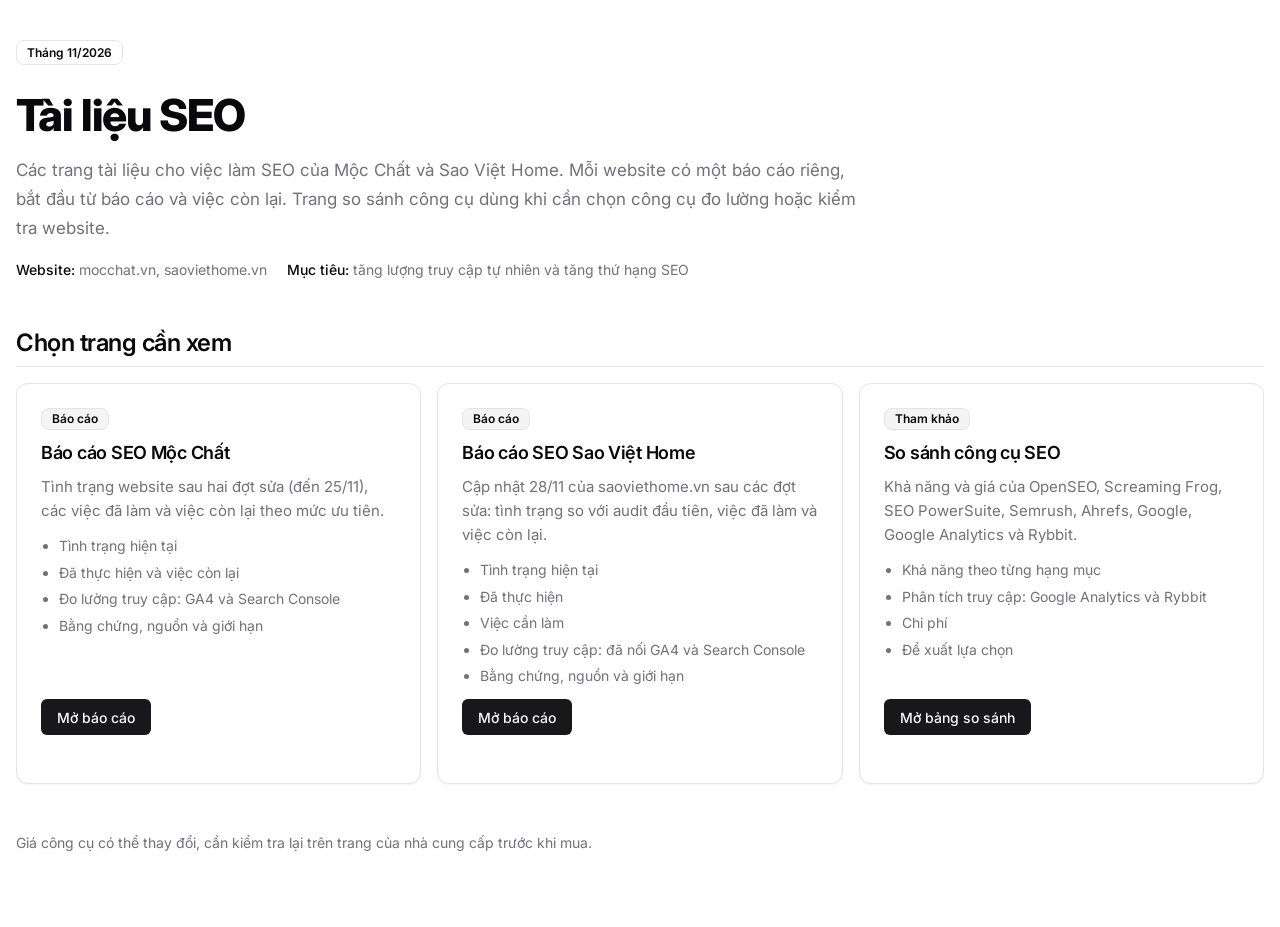
<file: index.html>
<!doctype html>
<html lang="vi">
  <head>
    <meta charset="utf-8" />
    <meta
      name="viewport"
      content="width=device-width,initial-scale=1,viewport-fit=cover"
    />
    <title>Tài liệu SEO</title>
    <link
      rel="stylesheet"
      href="https://fonts.googleapis.com/css2?family=Inter:wght@400;500;600;700;800&display=swap"
    />
    <link rel="stylesheet" href="css/shared.css" />
    <link rel="stylesheet" href="css/index.css" />
  </head>
  <body>
    <div class="wrap">
      <header>
        <div style="margin-bottom: 24px">
          <div class="eyebrow">Tháng 11/2026</div>
        </div>
        <h1>Tài liệu SEO</h1>
        <p class="lede">
          Các trang tài liệu cho việc làm SEO của Mộc Chất và Sao Việt Home. Mỗi
          website có một báo cáo riêng, bắt đầu từ báo cáo và việc còn lại.
          Trang so sánh công cụ dùng khi cần chọn công cụ đo lường hoặc kiểm tra
          website.
        </p>
        <div class="meta">
          <span><b>Website:</b> mocchat.vn, saoviethome.vn</span>
          <span
            ><b>Mục tiêu:</b> tăng lượng truy cập tự nhiên và tăng thứ hạng
            SEO</span
          >
        </div>
      </header>

      <section>
        <h2>Chọn trang cần xem</h2>
        <div class="cards">
          <a class="card" href="mocchat-seo-report.html">
            <span class="badge">Báo cáo</span>
            <h3>Báo cáo SEO Mộc Chất</h3>
            <p>
              Tình trạng website sau hai đợt sửa (đến 25/11), các việc đã làm và
              việc còn lại theo mức ưu tiên.
            </p>
            <ul>
              <li>Tình trạng hiện tại</li>
              <li>Đã thực hiện và việc còn lại</li>
              <li>Đo lường truy cập: GA4 và Search Console</li>
              <li>Bằng chứng, nguồn và giới hạn</li>
            </ul>
            <span class="btn">Mở báo cáo</span>
          </a>
          <a class="card" href="saoviethome-seo-report.html">
            <span class="badge">Báo cáo</span>
            <h3>Báo cáo SEO Sao Việt Home</h3>
            <p>
              Cập nhật 28/11 của saoviethome.vn sau các đợt sửa: tình trạng so
              với audit đầu tiên, việc đã làm và việc còn lại.
            </p>
            <ul>
              <li>Tình trạng hiện tại</li>
              <li>Đã thực hiện</li>
              <li>Việc cần làm</li>
              <li>Đo lường truy cập: đã nối GA4 và Search Console</li>
              <li>Bằng chứng, nguồn và giới hạn</li>
            </ul>
            <span class="btn">Mở báo cáo</span>
          </a>
          <a class="card" href="seo-tools-compare.html">
            <span class="badge">Tham khảo</span>
            <h3>So sánh công cụ SEO</h3>
            <p>
              Khả năng và giá của OpenSEO, Screaming Frog, SEO PowerSuite,
              Semrush, Ahrefs, Google, Google Analytics và Rybbit.
            </p>
            <ul>
              <li>Khả năng theo từng hạng mục</li>
              <li>Phân tích truy cập: Google Analytics và Rybbit</li>
              <li>Chi phí</li>
              <li>Đề xuất lựa chọn</li>
            </ul>
            <span class="btn">Mở bảng so sánh</span>
          </a>
        </div>
      </section>

      <p class="note">
        Giá công cụ có thể thay đổi, cần kiểm tra lại trên trang của nhà cung
        cấp trước khi mua.
      </p>
    </div>
  </body>
</html>
</file>
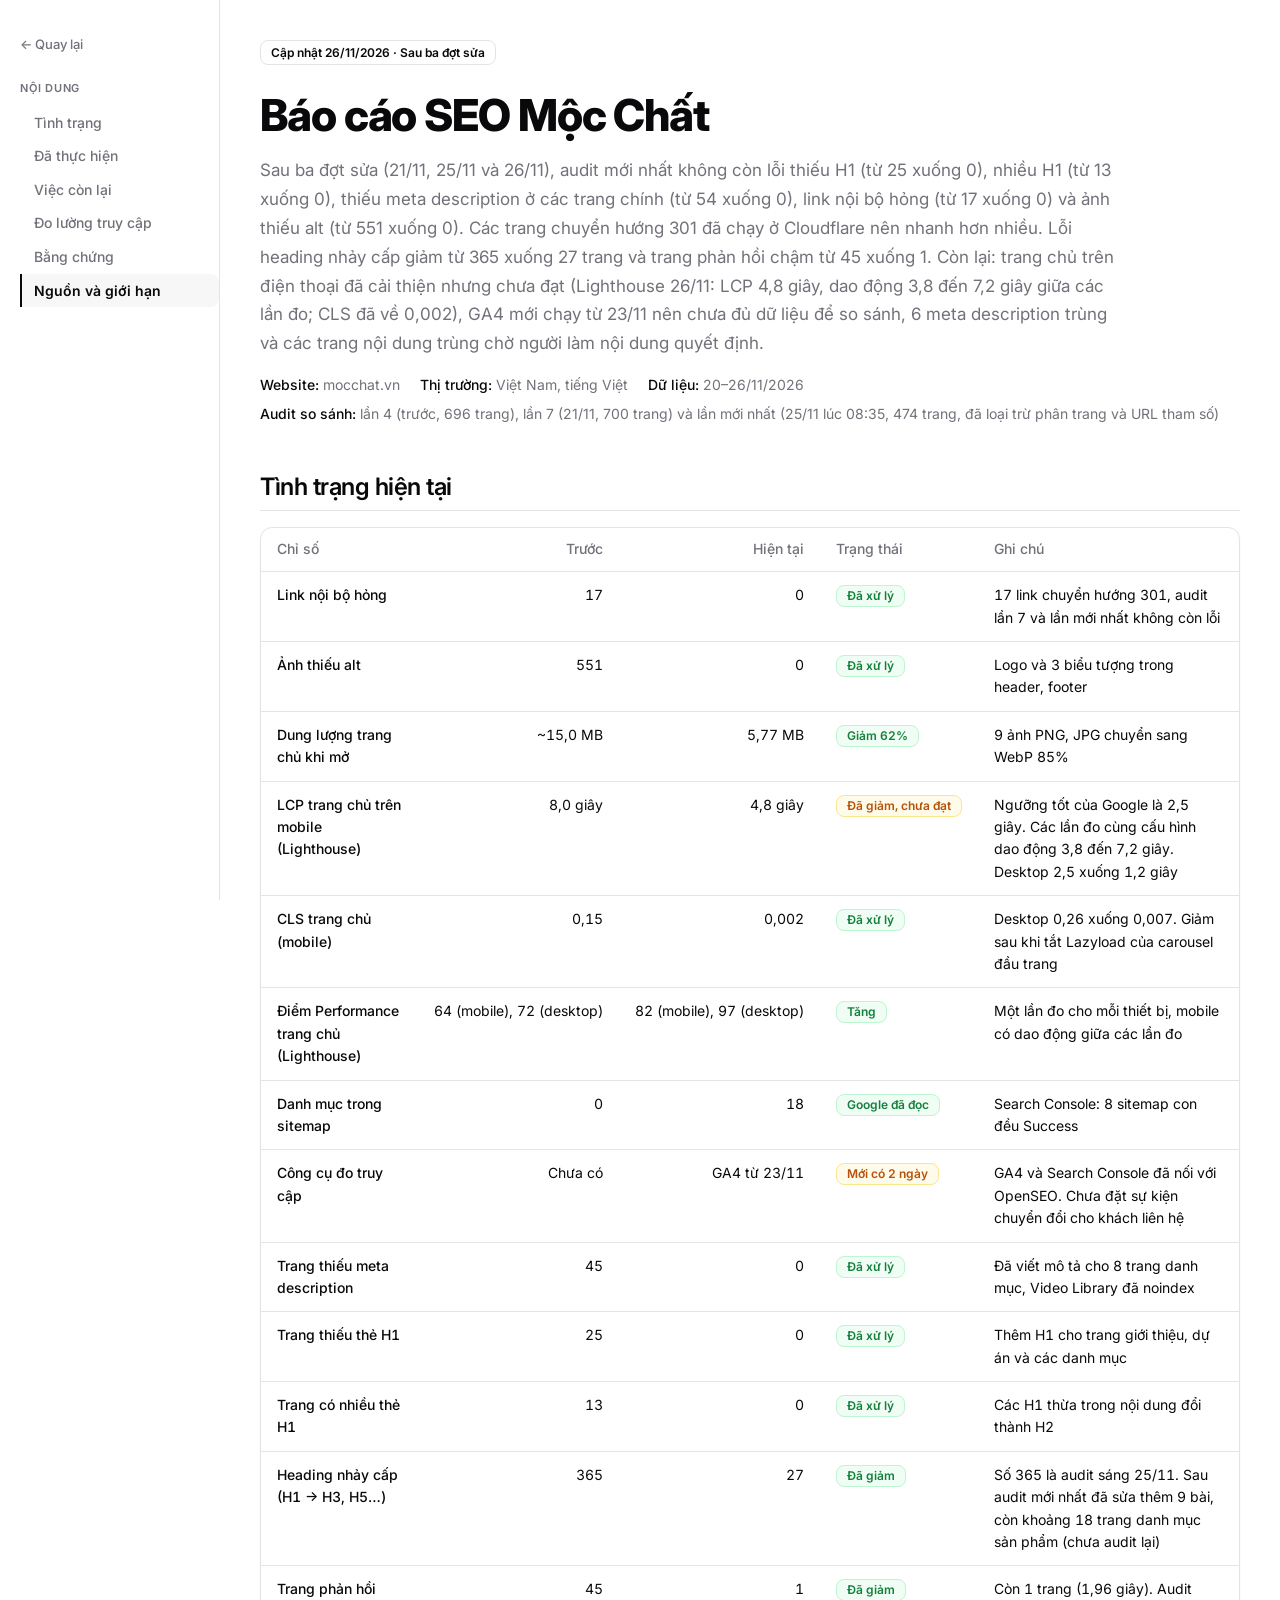
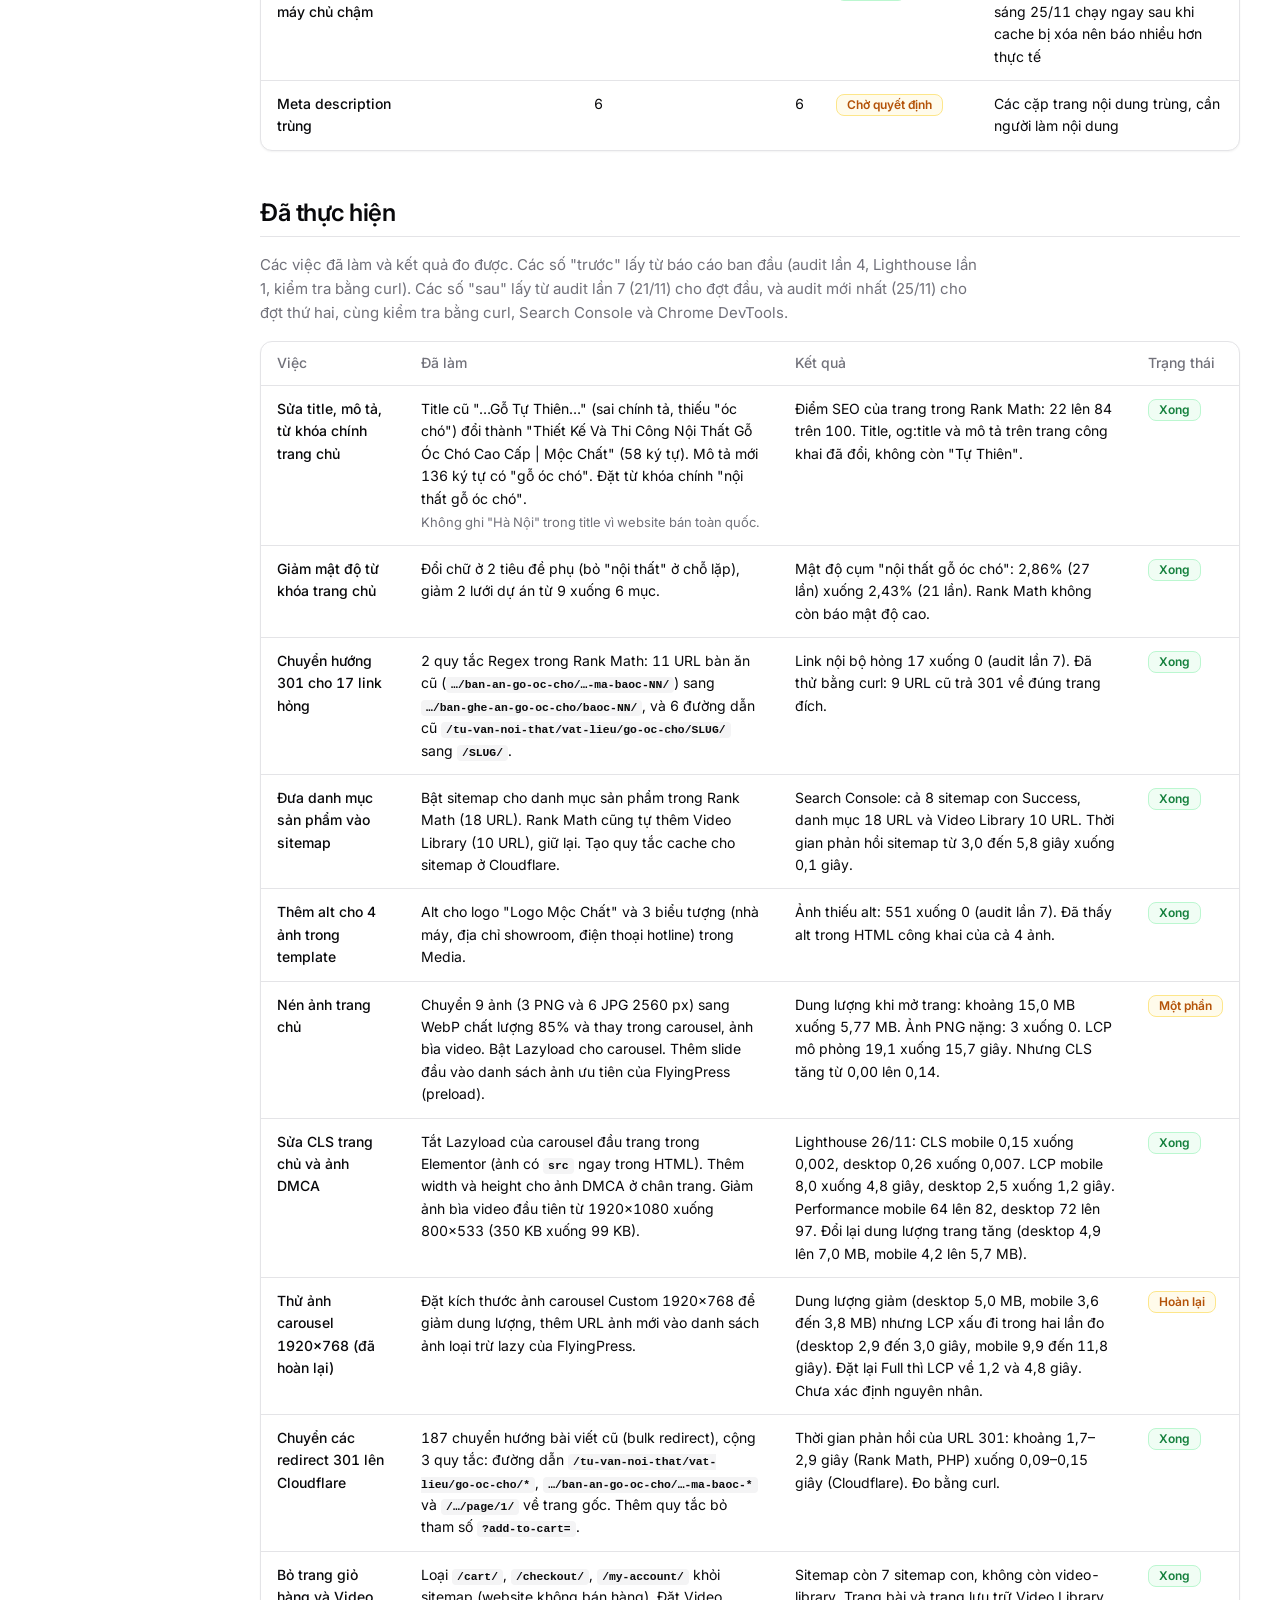
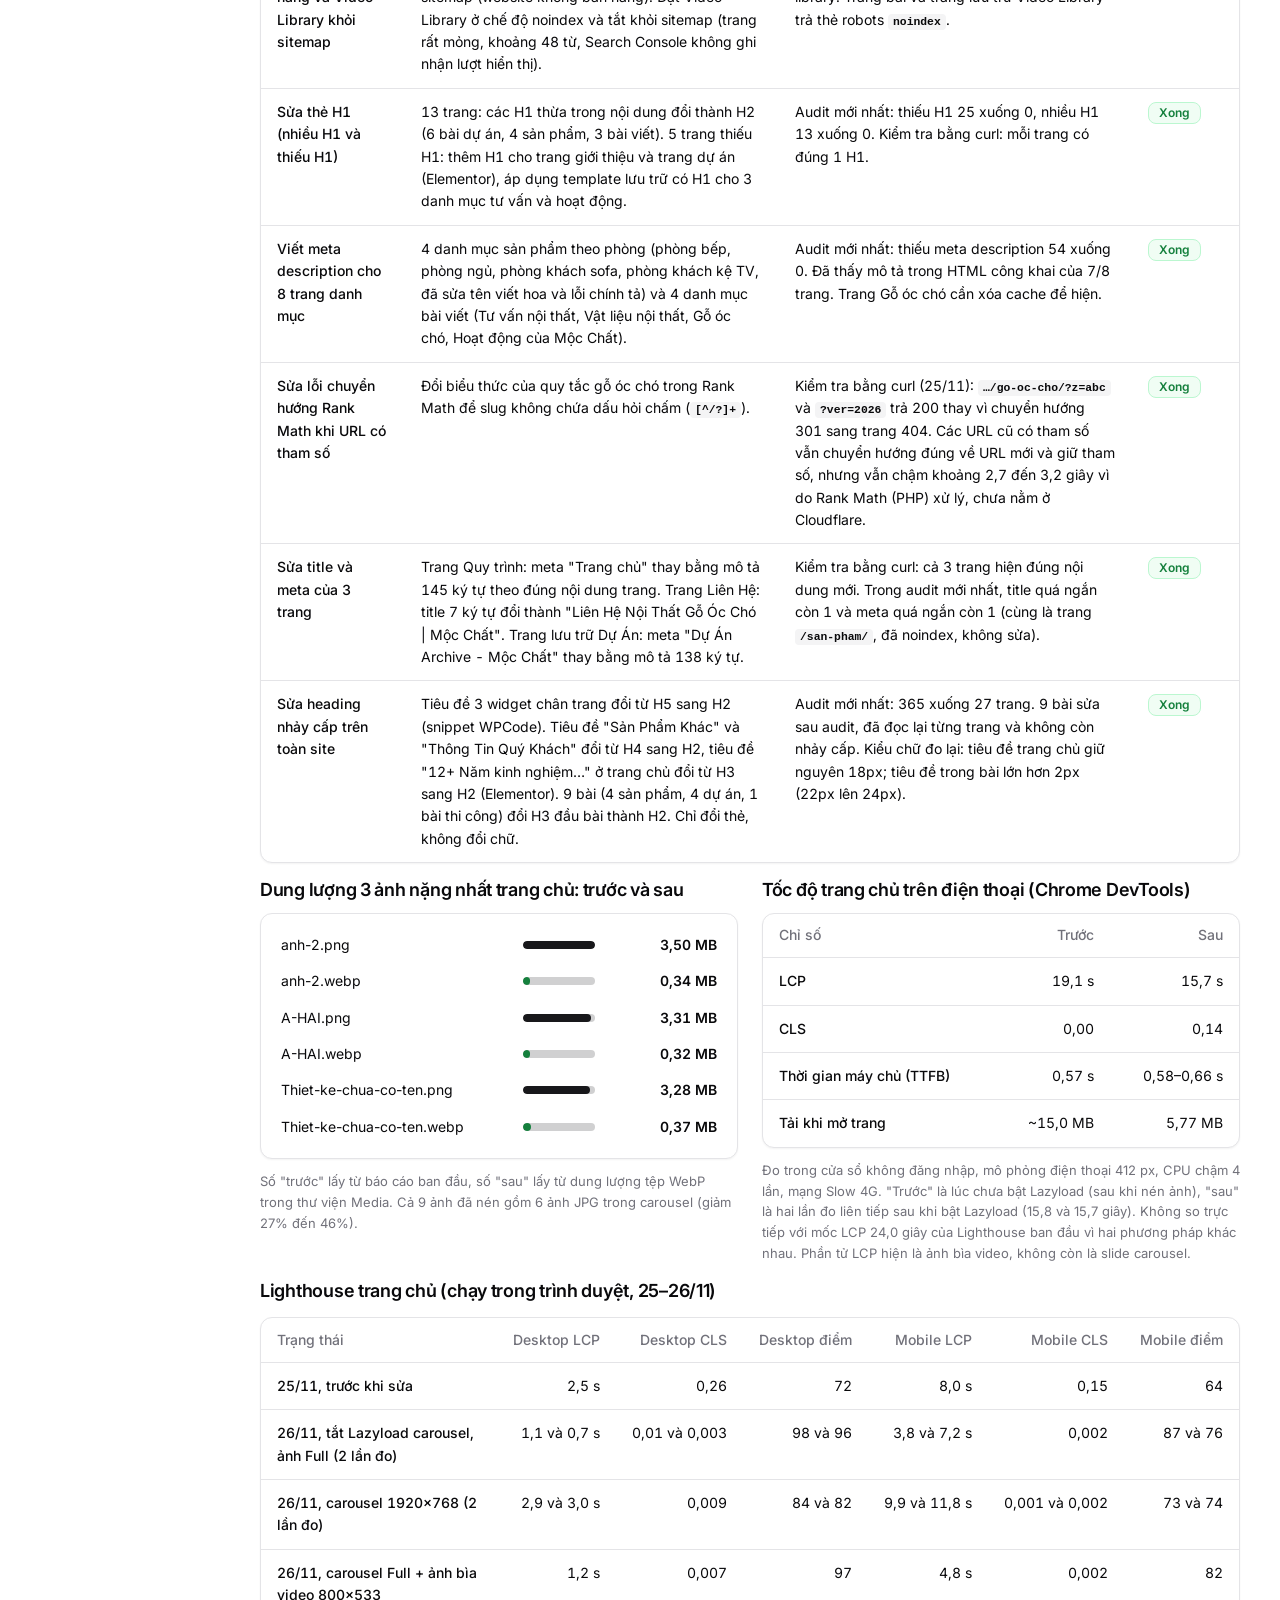
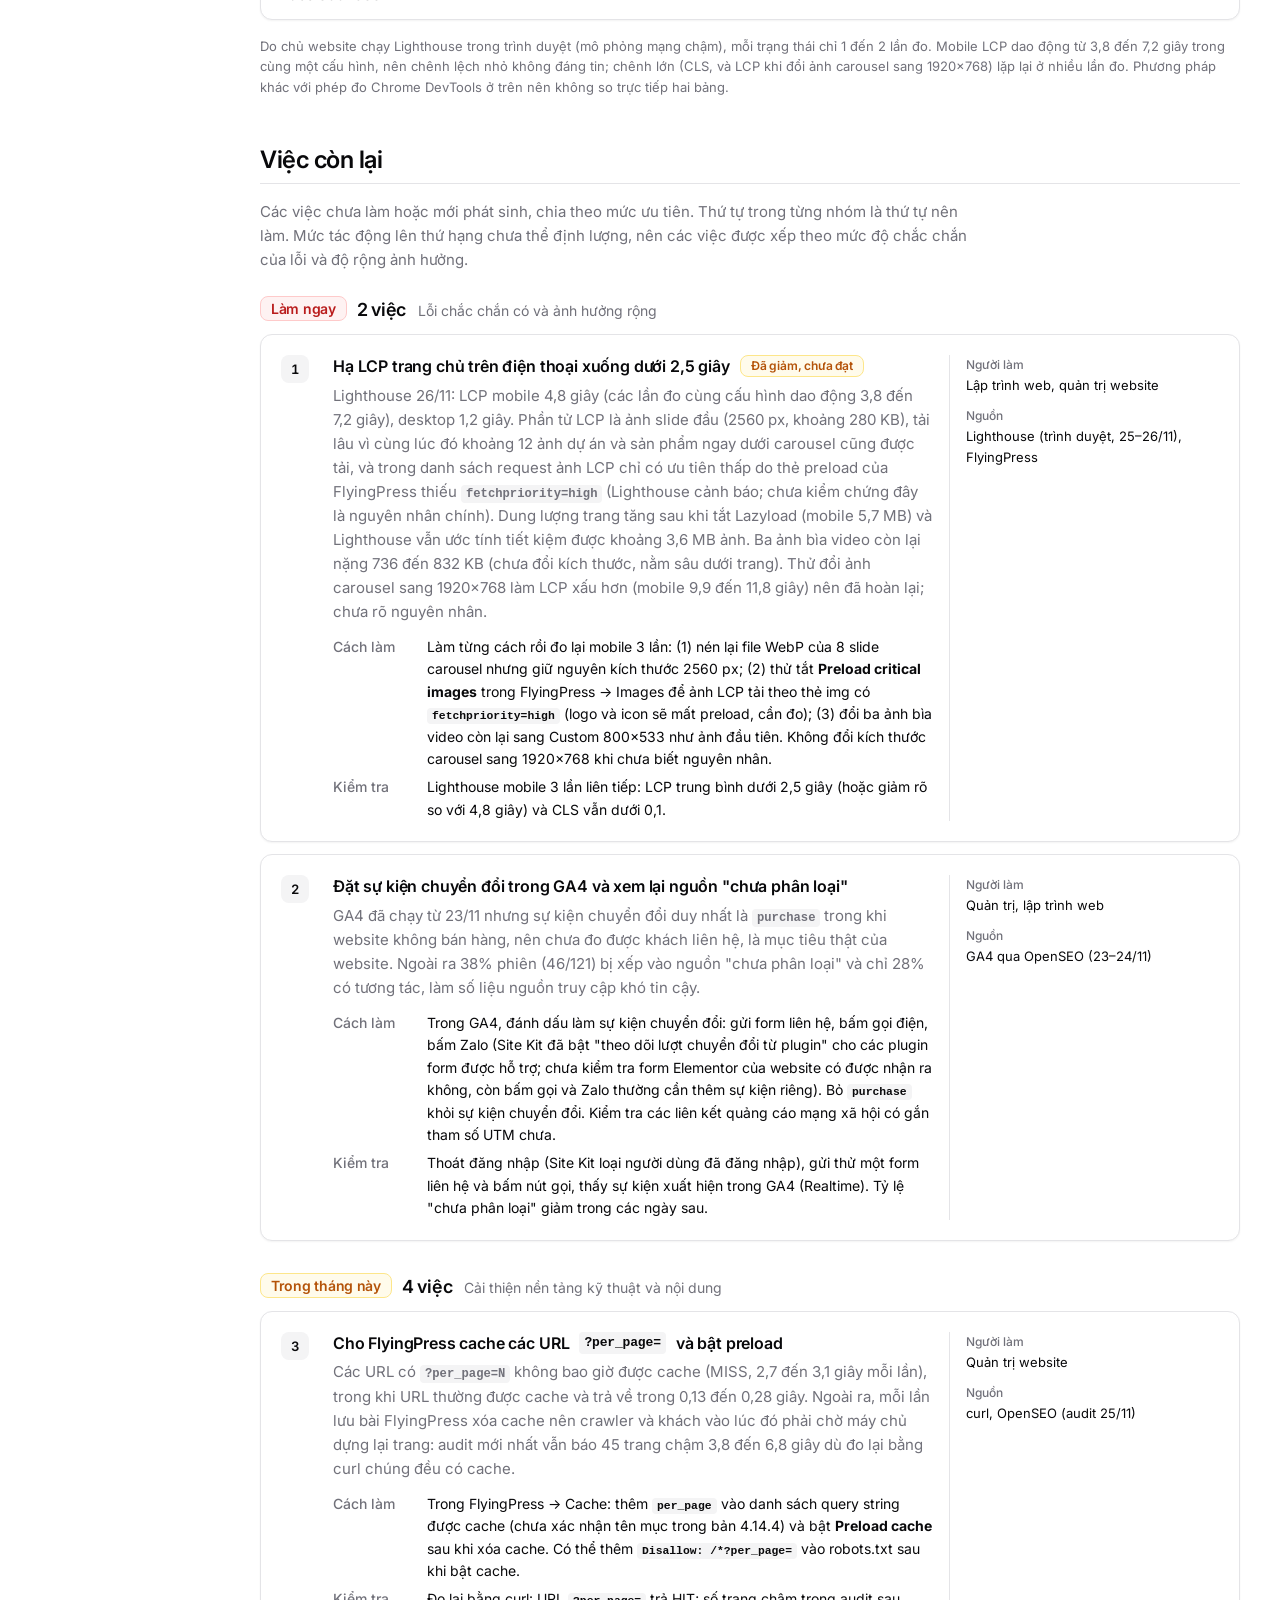
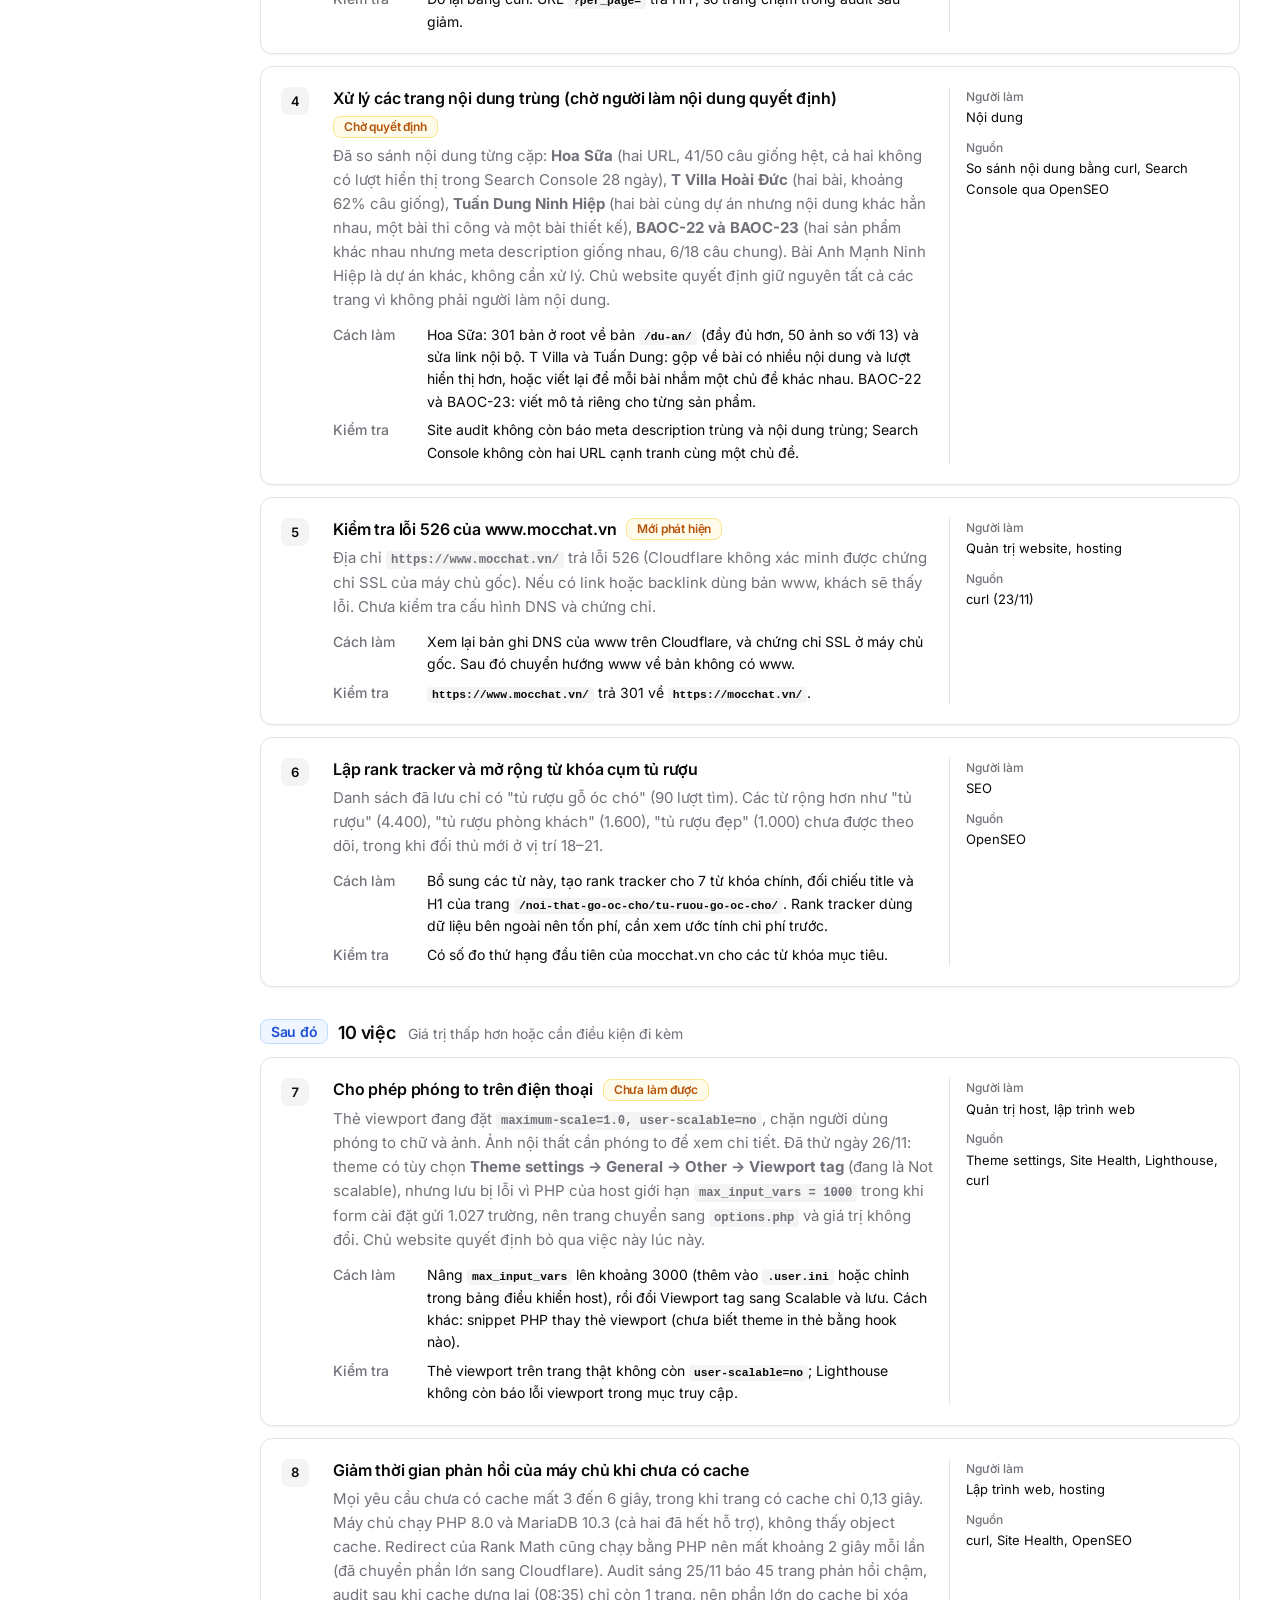
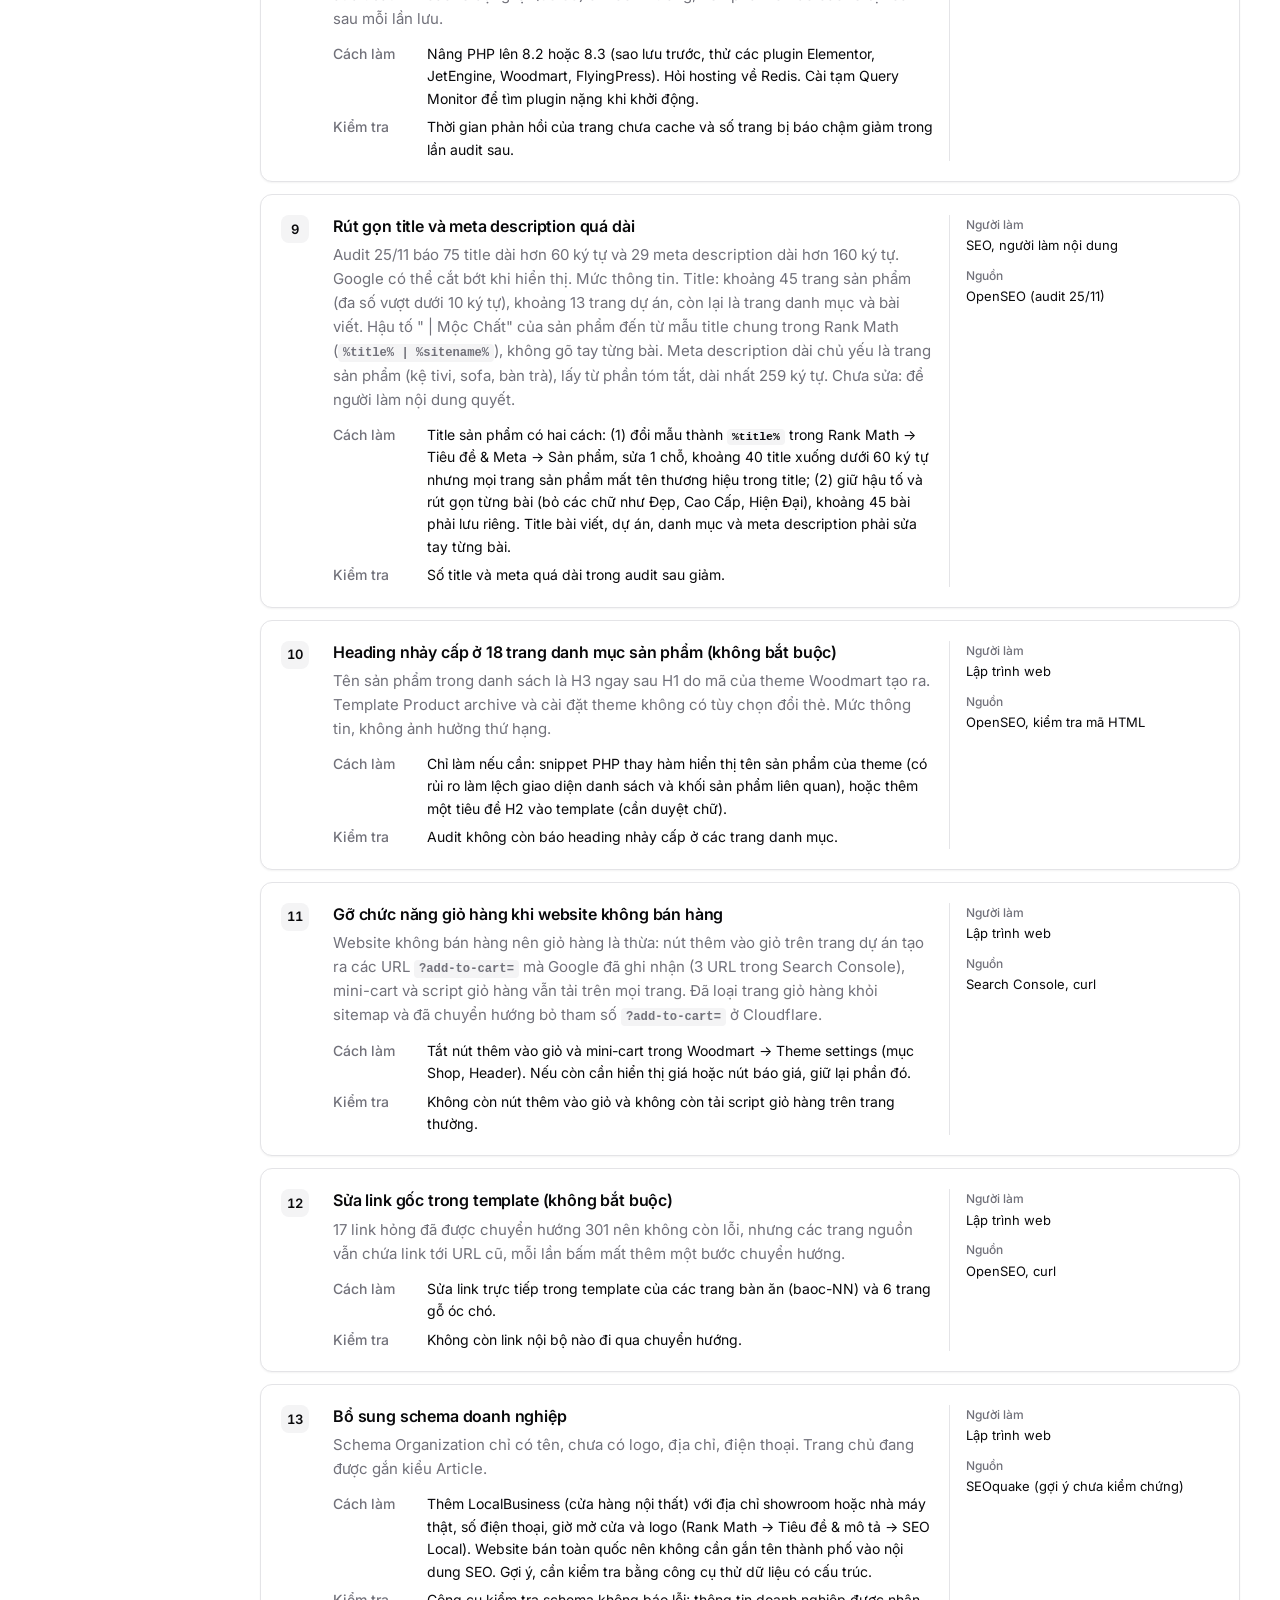
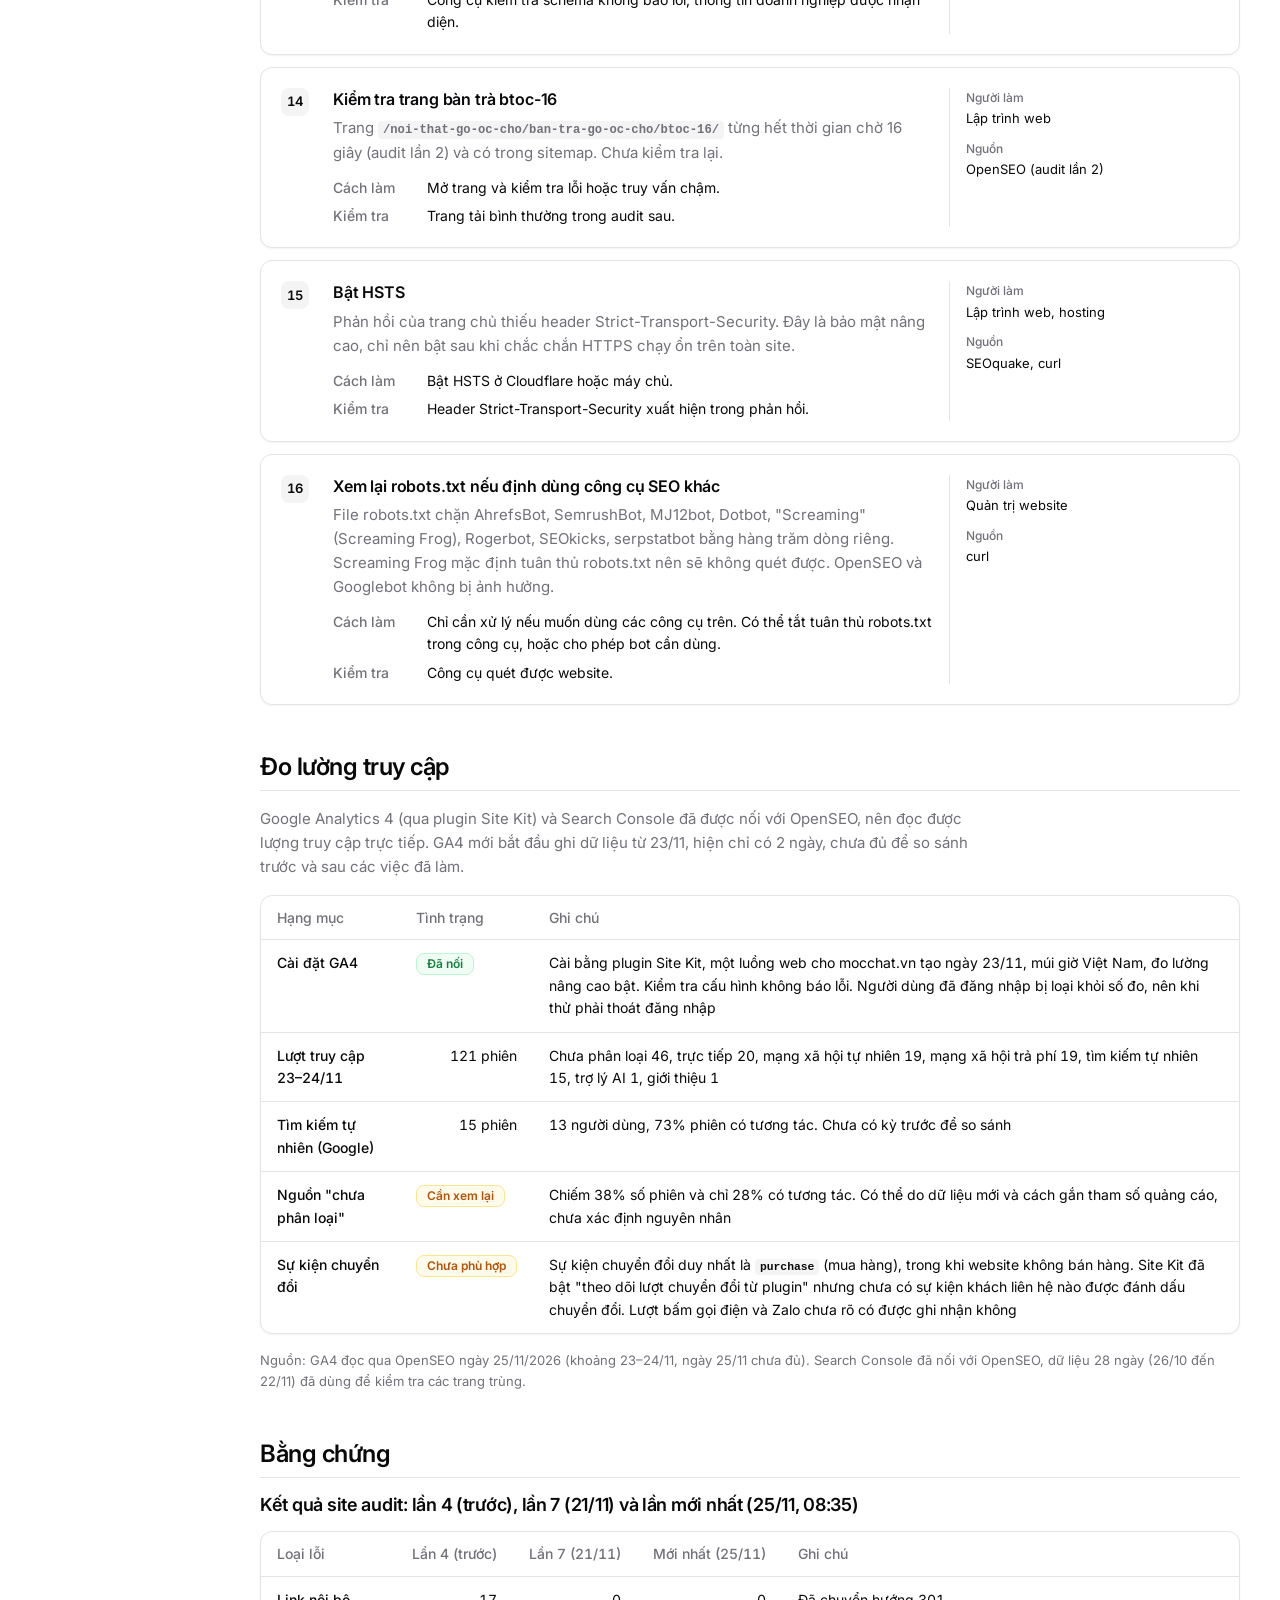
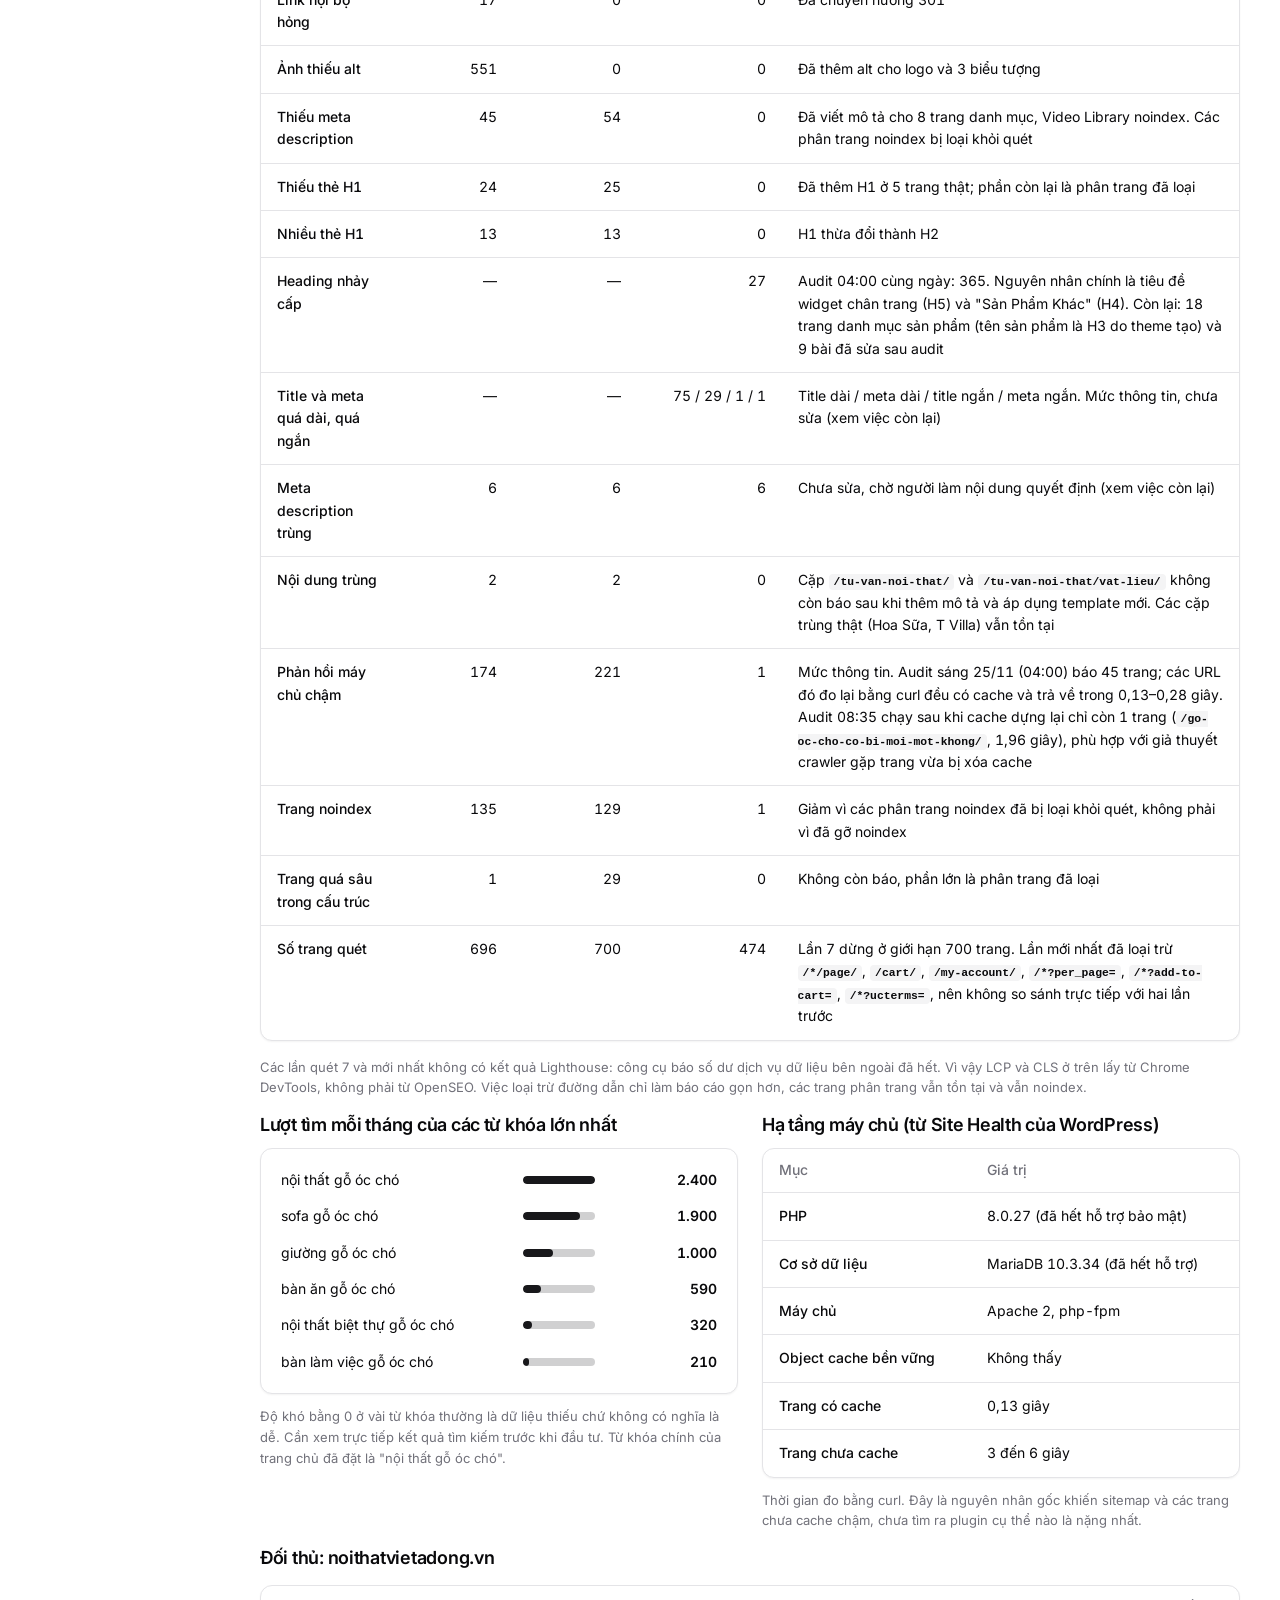
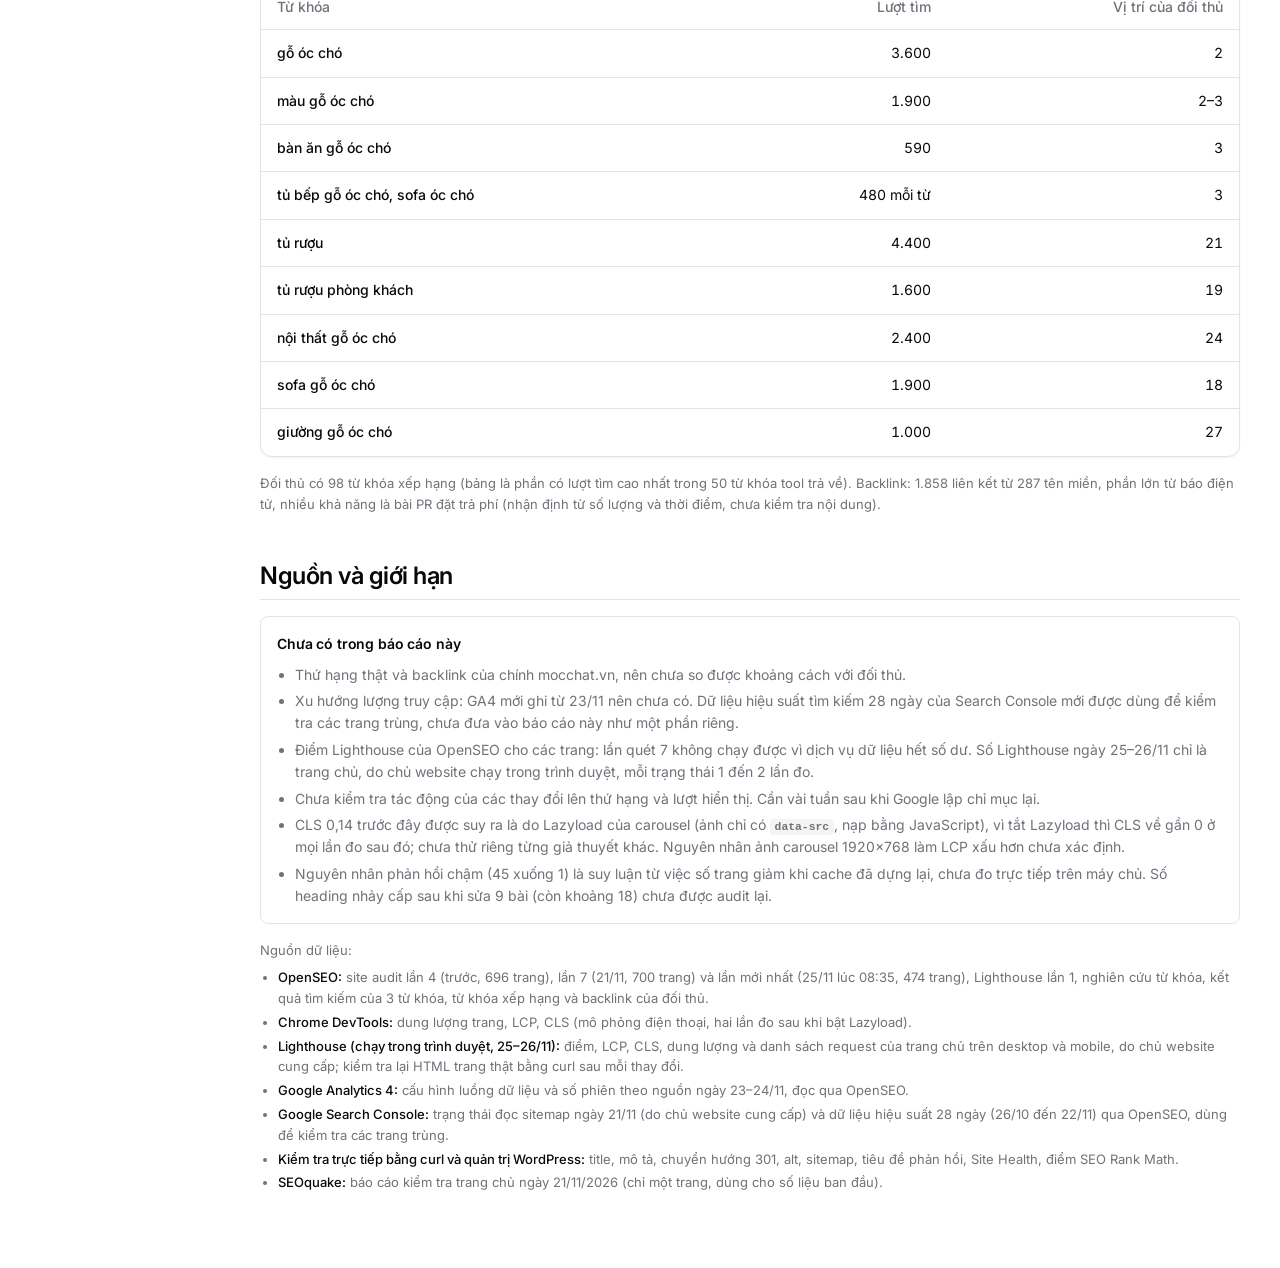
<file: mocchat-seo-report.html>
<!doctype html>
<html lang="vi">
  <head>
    <meta charset="utf-8" />
    <meta
      name="viewport"
      content="width=device-width,initial-scale=1,viewport-fit=cover"
    />
    <title>Báo cáo SEO Mộc Chất</title>
    <meta name="claude:viewport-fit-sides" content="cover" />
    <link
      rel="stylesheet"
      href="https://fonts.googleapis.com/css2?family=Inter:wght@400;500;600;700;800&display=swap"
    />
    <link rel="stylesheet" href="css/shared.css" />
    <link rel="stylesheet" href="css/report.css" />
    <link rel="stylesheet" href="css/sidenav.css" />
  </head>
  <body class="has-sidenav">
    <nav class="sidenav" aria-label="Điều hướng">
      <div class="sidenav-back"><a href="index.html">← Quay lại</a></div>
      <div class="sidenav-label">Nội dung</div>
      <ul>
        <li><a href="#tinh-trang">Tình trạng</a></li>
        <li><a href="#da-lam">Đã thực hiện</a></li>
        <li><a href="#viec-can-lam">Việc còn lại</a></li>
        <li><a href="#do-luong">Đo lường truy cập</a></li>
        <li><a href="#bang-chung">Bằng chứng</a></li>
        <li><a href="#gioi-han">Nguồn và giới hạn</a></li>
      </ul>
    </nav>
    <main class="page-main">
      <div class="wrap">
        <header>
          <div style="margin-bottom: 24px">
            <div class="eyebrow">Cập nhật 26/11/2026 · Sau ba đợt sửa</div>
          </div>
          <h1>Báo cáo SEO Mộc Chất</h1>
          <p class="lede">
            Sau ba đợt sửa (21/11, 25/11 và 26/11), audit mới nhất không còn lỗi thiếu
            H1 (từ 25 xuống 0), nhiều H1 (từ 13 xuống 0), thiếu meta description
            ở các trang chính (từ 54 xuống 0), link nội bộ hỏng (từ 17 xuống 0)
            và ảnh thiếu alt (từ 551 xuống 0). Các trang chuyển hướng 301 đã
            chạy ở Cloudflare nên nhanh hơn nhiều. Lỗi heading nhảy cấp giảm từ
            365 xuống 27 trang và trang phản hồi chậm từ 45 xuống 1. Còn lại:
            trang chủ trên điện thoại đã cải thiện nhưng chưa đạt (Lighthouse 26/11: LCP 4,8 giây, dao động 3,8 đến 7,2 giây giữa các lần đo; CLS đã về 0,002), GA4 mới chạy từ 23/11 nên chưa đủ dữ liệu để so sánh, 6 meta description
            trùng và các trang nội dung trùng chờ người làm nội dung quyết định.
          </p>
          <div class="meta">
            <span><b>Website:</b> mocchat.vn</span>
            <span><b>Thị trường:</b> Việt Nam, tiếng Việt</span>
            <span><b>Dữ liệu:</b> 20–26/11/2026</span>
            <span
              ><b>Audit so sánh:</b> lần 4 (trước, 696 trang), lần 7 (21/11, 700
              trang) và lần mới nhất (25/11 lúc 08:35, 474 trang, đã loại trừ
              phân trang và URL tham số)</span
            >
          </div>
        </header>

        <section id="tinh-trang">
          <h2>Tình trạng hiện tại</h2>
          <div class="tablebox">
            <table style="min-width: 760px">
              <thead>
                <tr>
                  <th>Chỉ số</th>
                  <th class="n">Trước</th>
                  <th class="n">Hiện tại</th>
                  <th>Trạng thái</th>
                  <th>Ghi chú</th>
                </tr>
              </thead>
              <tbody>
                <tr>
                  <th scope="row">Link nội bộ hỏng</th>
                  <td class="n">17</td>
                  <td class="n">0</td>
                  <td><span class="st ok">Đã xử lý</span></td>
                  <td>
                    17 link chuyển hướng 301, audit lần 7 và lần mới nhất không
                    còn lỗi
                  </td>
                </tr>
                <tr>
                  <th scope="row">Ảnh thiếu alt</th>
                  <td class="n">551</td>
                  <td class="n">0</td>
                  <td><span class="st ok">Đã xử lý</span></td>
                  <td>Logo và 3 biểu tượng trong header, footer</td>
                </tr>
                <tr>
                  <th scope="row">Dung lượng trang chủ khi mở</th>
                  <td class="n">~15,0 MB</td>
                  <td class="n">5,77 MB</td>
                  <td><span class="st ok">Giảm 62%</span></td>
                  <td>9 ảnh PNG, JPG chuyển sang WebP 85%</td>
                </tr>
                                <tr>
                  <th scope="row">LCP trang chủ trên mobile (Lighthouse)</th>
                  <td class="n">8,0 giây</td>
                  <td class="n">4,8 giây</td>
                  <td><span class="st warn">Đã giảm, chưa đạt</span></td>
                  <td>Ngưỡng tốt của Google là 2,5 giây. Các lần đo cùng cấu hình dao động 3,8 đến 7,2 giây. Desktop 2,5 xuống 1,2 giây</td>
                </tr>
                <tr>
                  <th scope="row">CLS trang chủ (mobile)</th>
                  <td class="n">0,15</td>
                  <td class="n">0,002</td>
                  <td><span class="st ok">Đã xử lý</span></td>
                  <td>Desktop 0,26 xuống 0,007. Giảm sau khi tắt Lazyload của carousel đầu trang</td>
                </tr>
                <tr>
                  <th scope="row">Điểm Performance trang chủ (Lighthouse)</th>
                  <td class="n">64 (mobile), 72 (desktop)</td>
                  <td class="n">82 (mobile), 97 (desktop)</td>
                  <td><span class="st ok">Tăng</span></td>
                  <td>Một lần đo cho mỗi thiết bị, mobile có dao động giữa các lần đo</td>
                </tr>
                <tr>
                  <th scope="row">Danh mục trong sitemap</th>
                  <td class="n">0</td>
                  <td class="n">18</td>
                  <td><span class="st ok">Google đã đọc</span></td>
                  <td>Search Console: 8 sitemap con đều Success</td>
                </tr>
                <tr>
                  <th scope="row">Công cụ đo truy cập</th>
                  <td class="n">Chưa có</td>
                  <td class="n">GA4 từ 23/11</td>
                  <td><span class="st warn">Mới có 2 ngày</span></td>
                  <td>
                    GA4 và Search Console đã nối với OpenSEO. Chưa đặt sự kiện
                    chuyển đổi cho khách liên hệ
                  </td>
                </tr>
                <tr>
                  <th scope="row">Trang thiếu meta description</th>
                  <td class="n">45</td>
                  <td class="n">0</td>
                  <td><span class="st ok">Đã xử lý</span></td>
                  <td>
                    Đã viết mô tả cho 8 trang danh mục, Video Library đã noindex
                  </td>
                </tr>
                <tr>
                  <th scope="row">Trang thiếu thẻ H1</th>
                  <td class="n">25</td>
                  <td class="n">0</td>
                  <td><span class="st ok">Đã xử lý</span></td>
                  <td>Thêm H1 cho trang giới thiệu, dự án và các danh mục</td>
                </tr>
                <tr>
                  <th scope="row">Trang có nhiều thẻ H1</th>
                  <td class="n">13</td>
                  <td class="n">0</td>
                  <td><span class="st ok">Đã xử lý</span></td>
                  <td>Các H1 thừa trong nội dung đổi thành H2</td>
                </tr>
                <tr>
                  <th scope="row">Heading nhảy cấp (H1 → H3, H5…)</th>
                  <td class="n">365</td>
                  <td class="n">27</td>
                  <td><span class="st ok">Đã giảm</span></td>
                  <td>
                    Số 365 là audit sáng 25/11. Sau audit mới nhất đã sửa thêm 9
                    bài, còn khoảng 18 trang danh mục sản phẩm (chưa audit lại)
                  </td>
                </tr>
                <tr>
                  <th scope="row">Trang phản hồi máy chủ chậm</th>
                  <td class="n">45</td>
                  <td class="n">1</td>
                  <td><span class="st ok">Đã giảm</span></td>
                  <td>
                    Còn 1 trang (1,96 giây). Audit sáng 25/11 chạy ngay sau khi
                    cache bị xóa nên báo nhiều hơn thực tế
                  </td>
                </tr>
                <tr>
                  <th scope="row">Meta description trùng</th>
                  <td class="n">6</td>
                  <td class="n">6</td>
                  <td><span class="st warn">Chờ quyết định</span></td>
                  <td>Các cặp trang nội dung trùng, cần người làm nội dung</td>
                </tr>
              </tbody>
            </table>
          </div>
        </section>

        <section id="da-lam">
          <h2>Đã thực hiện</h2>
          <p class="sub">
            Các việc đã làm và kết quả đo được. Các số "trước" lấy từ báo cáo
            ban đầu (audit lần 4, Lighthouse lần 1, kiểm tra bằng curl). Các số
            "sau" lấy từ audit lần 7 (21/11) cho đợt đầu, và audit mới nhất
            (25/11) cho đợt thứ hai, cùng kiểm tra bằng curl, Search Console và
            Chrome DevTools.
          </p>
          <div class="tablebox">
            <table style="min-width: 760px">
              <thead>
                <tr>
                  <th>Việc</th>
                  <th>Đã làm</th>
                  <th>Kết quả</th>
                  <th>Trạng thái</th>
                </tr>
              </thead>
              <tbody>
                <tr>
                  <th scope="row">Sửa title, mô tả, từ khóa chính trang chủ</th>
                  <td>
                    Title cũ "…Gỗ Tự Thiên…" (sai chính tả, thiếu "óc chó") đổi
                    thành "Thiết Kế Và Thi Công Nội Thất Gỗ Óc Chó Cao Cấp | Mộc
                    Chất" (58 ký tự). Mô tả mới 136 ký tự có "gỗ óc chó". Đặt từ
                    khóa chính "nội thất gỗ óc chó".<small
                      >Không ghi "Hà Nội" trong title vì website bán toàn
                      quốc.</small
                    >
                  </td>
                  <td>
                    Điểm SEO của trang trong Rank Math: 22 lên 84 trên 100.
                    Title, og:title và mô tả trên trang công khai đã đổi, không
                    còn "Tự Thiên".
                  </td>
                  <td><span class="st ok">Xong</span></td>
                </tr>
                <tr>
                  <th scope="row">Giảm mật độ từ khóa trang chủ</th>
                  <td>
                    Đổi chữ ở 2 tiêu đề phụ (bỏ "nội thất" ở chỗ lặp), giảm 2
                    lưới dự án từ 9 xuống 6 mục.
                  </td>
                  <td>
                    Mật độ cụm "nội thất gỗ óc chó": 2,86% (27 lần) xuống 2,43%
                    (21 lần). Rank Math không còn báo mật độ cao.
                  </td>
                  <td><span class="st ok">Xong</span></td>
                </tr>
                <tr>
                  <th scope="row">Chuyển hướng 301 cho 17 link hỏng</th>
                  <td>
                    2 quy tắc Regex trong Rank Math: 11 URL bàn ăn cũ
                    (<code>…/ban-an-go-oc-cho/…-ma-baoc-NN/</code>) sang
                    <code>…/ban-ghe-an-go-oc-cho/baoc-NN/</code>, và 6 đường dẫn
                    cũ
                    <code>/tu-van-noi-that/vat-lieu/go-oc-cho/SLUG/</code> sang
                    <code>/SLUG/</code>.
                  </td>
                  <td>
                    Link nội bộ hỏng 17 xuống 0 (audit lần 7). Đã thử bằng curl:
                    9 URL cũ trả 301 về đúng trang đích.
                  </td>
                  <td><span class="st ok">Xong</span></td>
                </tr>
                <tr>
                  <th scope="row">Đưa danh mục sản phẩm vào sitemap</th>
                  <td>
                    Bật sitemap cho danh mục sản phẩm trong Rank Math (18 URL).
                    Rank Math cũng tự thêm Video Library (10 URL), giữ lại. Tạo
                    quy tắc cache cho sitemap ở Cloudflare.
                  </td>
                  <td>
                    Search Console: cả 8 sitemap con Success, danh mục 18 URL và
                    Video Library 10 URL. Thời gian phản hồi sitemap từ 3,0 đến
                    5,8 giây xuống 0,1 giây.
                  </td>
                  <td><span class="st ok">Xong</span></td>
                </tr>
                <tr>
                  <th scope="row">Thêm alt cho 4 ảnh trong template</th>
                  <td>
                    Alt cho logo "Logo Mộc Chất" và 3 biểu tượng (nhà máy, địa
                    chỉ showroom, điện thoại hotline) trong Media.
                  </td>
                  <td>
                    Ảnh thiếu alt: 551 xuống 0 (audit lần 7). Đã thấy alt trong
                    HTML công khai của cả 4 ảnh.
                  </td>
                  <td><span class="st ok">Xong</span></td>
                </tr>
                <tr>
                  <th scope="row">Nén ảnh trang chủ</th>
                  <td>
                    Chuyển 9 ảnh (3 PNG và 6 JPG 2560 px) sang WebP chất lượng
                    85% và thay trong carousel, ảnh bìa video. Bật Lazyload cho
                    carousel. Thêm slide đầu vào danh sách ảnh ưu tiên của
                    FlyingPress (preload).
                  </td>
                  <td>
                    Dung lượng khi mở trang: khoảng 15,0 MB xuống 5,77 MB. Ảnh
                    PNG nặng: 3 xuống 0. LCP mô phỏng 19,1 xuống 15,7 giây.
                    Nhưng CLS tăng từ 0,00 lên 0,14.
                  </td>
                  <td><span class="st warn">Một phần</span></td>
                </tr>
                <tr>
                  <th scope="row">Sửa CLS trang chủ và ảnh DMCA</th>
                  <td>
                    Tắt Lazyload của carousel đầu trang trong Elementor (ảnh có
                    <code>src</code> ngay trong HTML). Thêm width và height cho
                    ảnh DMCA ở chân trang. Giảm ảnh bìa video đầu tiên từ
                    1920×1080 xuống 800×533 (350 KB xuống 99 KB).
                  </td>
                  <td>
                    Lighthouse 26/11: CLS mobile 0,15 xuống 0,002, desktop 0,26
                    xuống 0,007. LCP mobile 8,0 xuống 4,8 giây, desktop 2,5
                    xuống 1,2 giây. Performance mobile 64 lên 82, desktop 72
                    lên 97. Đổi lại dung lượng trang tăng (desktop 4,9 lên 7,0
                    MB, mobile 4,2 lên 5,7 MB).
                  </td>
                  <td><span class="st ok">Xong</span></td>
                </tr>
                <tr>
                  <th scope="row">Thử ảnh carousel 1920×768 (đã hoàn lại)</th>
                  <td>
                    Đặt kích thước ảnh carousel Custom 1920×768 để giảm dung
                    lượng, thêm URL ảnh mới vào danh sách ảnh loại trừ lazy của
                    FlyingPress.
                  </td>
                  <td>
                    Dung lượng giảm (desktop 5,0 MB, mobile 3,6 đến 3,8 MB)
                    nhưng LCP xấu đi trong hai lần đo (desktop 2,9 đến 3,0 giây,
                    mobile 9,9 đến 11,8 giây). Đặt lại Full thì LCP về 1,2 và
                    4,8 giây. Chưa xác định nguyên nhân.
                  </td>
                  <td><span class="st warn">Hoàn lại</span></td>
                </tr>
                <tr>
                  <th scope="row">Chuyển các redirect 301 lên Cloudflare</th>
                  <td>
                    187 chuyển hướng bài viết cũ (bulk redirect), cộng 3 quy
                    tắc: đường dẫn
                    <code>/tu-van-noi-that/vat-lieu/go-oc-cho/*</code>,
                    <code>…/ban-an-go-oc-cho/…-ma-baoc-*</code> và
                    <code>/…/page/1/</code> về trang gốc. Thêm quy tắc bỏ tham
                    số <code>?add-to-cart=</code>.
                  </td>
                  <td>
                    Thời gian phản hồi của URL 301: khoảng 1,7–2,9 giây (Rank
                    Math, PHP) xuống 0,09–0,15 giây (Cloudflare). Đo bằng curl.
                  </td>
                  <td><span class="st ok">Xong</span></td>
                </tr>
                <tr>
                  <th scope="row">
                    Bỏ trang giỏ hàng và Video Library khỏi sitemap
                  </th>
                  <td>
                    Loại <code>/cart/</code>, <code>/checkout/</code>,
                    <code>/my-account/</code> khỏi sitemap (website không bán
                    hàng). Đặt Video Library ở chế độ noindex và tắt khỏi
                    sitemap (trang rất mỏng, khoảng 48 từ, Search Console không
                    ghi nhận lượt hiển thị).
                  </td>
                  <td>
                    Sitemap còn 7 sitemap con, không còn video-library. Trang
                    bài và trang lưu trữ Video Library trả thẻ robots
                    <code>noindex</code>.
                  </td>
                  <td><span class="st ok">Xong</span></td>
                </tr>
                <tr>
                  <th scope="row">Sửa thẻ H1 (nhiều H1 và thiếu H1)</th>
                  <td>
                    13 trang: các H1 thừa trong nội dung đổi thành H2 (6 bài dự
                    án, 4 sản phẩm, 3 bài viết). 5 trang thiếu H1: thêm H1 cho
                    trang giới thiệu và trang dự án (Elementor), áp dụng
                    template lưu trữ có H1 cho 3 danh mục tư vấn và hoạt động.
                  </td>
                  <td>
                    Audit mới nhất: thiếu H1 25 xuống 0, nhiều H1 13 xuống 0.
                    Kiểm tra bằng curl: mỗi trang có đúng 1 H1.
                  </td>
                  <td><span class="st ok">Xong</span></td>
                </tr>
                <tr>
                  <th scope="row">
                    Viết meta description cho 8 trang danh mục
                  </th>
                  <td>
                    4 danh mục sản phẩm theo phòng (phòng bếp, phòng ngủ, phòng
                    khách sofa, phòng khách kệ TV, đã sửa tên viết hoa và lỗi
                    chính tả) và 4 danh mục bài viết (Tư vấn nội thất, Vật liệu
                    nội thất, Gỗ óc chó, Hoạt động của Mộc Chất).
                  </td>
                  <td>
                    Audit mới nhất: thiếu meta description 54 xuống 0. Đã thấy
                    mô tả trong HTML công khai của 7/8 trang. Trang Gỗ óc chó
                    cần xóa cache để hiện.
                  </td>
                  <td><span class="st ok">Xong</span></td>
                </tr>
                <tr>
                  <th scope="row">
                    Sửa lỗi chuyển hướng Rank Math khi URL có tham số
                  </th>
                  <td>
                    Đổi biểu thức của quy tắc gỗ óc chó trong Rank Math để slug
                    không chứa dấu hỏi chấm (<code>[^/?]+</code>).
                  </td>
                  <td>
                    Kiểm tra bằng curl (25/11):
                    <code>…/go-oc-cho/?z=abc</code> và
                    <code>?ver=2026</code> trả 200 thay vì chuyển hướng 301 sang
                    trang 404. Các URL cũ có tham số vẫn chuyển hướng đúng về
                    URL mới và giữ tham số, nhưng vẫn chậm khoảng 2,7 đến 3,2
                    giây vì do Rank Math (PHP) xử lý, chưa nằm ở Cloudflare.
                  </td>
                  <td><span class="st ok">Xong</span></td>
                </tr>
                <tr>
                  <th scope="row">Sửa title và meta của 3 trang</th>
                  <td>
                    Trang Quy trình: meta "Trang chủ" thay bằng mô tả 145 ký tự
                    theo đúng nội dung trang. Trang Liên Hệ: title 7 ký tự đổi
                    thành "Liên Hệ Nội Thất Gỗ Óc Chó | Mộc Chất". Trang lưu trữ
                    Dự Án: meta "Dự Án Archive - Mộc Chất" thay bằng mô tả 138
                    ký tự.
                  </td>
                  <td>
                    Kiểm tra bằng curl: cả 3 trang hiện đúng nội dung mới. Trong
                    audit mới nhất, title quá ngắn còn 1 và meta quá ngắn còn 1
                    (cùng là trang <code>/san-pham/</code>, đã noindex, không
                    sửa).
                  </td>
                  <td><span class="st ok">Xong</span></td>
                </tr>
                <tr>
                  <th scope="row">Sửa heading nhảy cấp trên toàn site</th>
                  <td>
                    Tiêu đề 3 widget chân trang đổi từ H5 sang H2 (snippet
                    WPCode). Tiêu đề "Sản Phẩm Khác" và "Thông Tin Quý Khách"
                    đổi từ H4 sang H2, tiêu đề "12+ Năm kinh nghiệm…" ở trang
                    chủ đổi từ H3 sang H2 (Elementor). 9 bài (4 sản phẩm, 4 dự
                    án, 1 bài thi công) đổi H3 đầu bài thành H2. Chỉ đổi thẻ,
                    không đổi chữ.
                  </td>
                  <td>
                    Audit mới nhất: 365 xuống 27 trang. 9 bài sửa sau audit, đã
                    đọc lại từng trang và không còn nhảy cấp. Kiểu chữ đo lại:
                    tiêu đề trang chủ giữ nguyên 18px; tiêu đề trong bài lớn hơn
                    2px (22px lên 24px).
                  </td>
                  <td><span class="st ok">Xong</span></td>
                </tr>
              </tbody>
            </table>
          </div>
          <div class="two">
            <div>
              <h3>Dung lượng 3 ảnh nặng nhất trang chủ: trước và sau</h3>
              <div
                class="bars"
                role="img"
                aria-label="anh-2: 3,50 MB xuống 0,34 MB. A-HAI: 3,31 MB xuống 0,32 MB. Thiet-ke-chua-co-ten: 3,28 MB xuống 0,37 MB"
              >
                <div class="bar">
                  <span>anh-2.png</span
                  ><span class="track"
                    ><span
                      class="fill"
                      style="display: block; width: 100%"
                    ></span></span
                  ><span class="val">3,50 MB</span>
                </div>
                <div class="bar">
                  <span>anh-2.webp</span
                  ><span class="track"
                    ><span
                      class="fill after"
                      style="display: block; width: 9.7%"
                    ></span></span
                  ><span class="val">0,34 MB</span>
                </div>
                <div class="bar">
                  <span>A-HAI.png</span
                  ><span class="track"
                    ><span
                      class="fill"
                      style="display: block; width: 94.6%"
                    ></span></span
                  ><span class="val">3,31 MB</span>
                </div>
                <div class="bar">
                  <span>A-HAI.webp</span
                  ><span class="track"
                    ><span
                      class="fill after"
                      style="display: block; width: 9.1%"
                    ></span></span
                  ><span class="val">0,32 MB</span>
                </div>
                <div class="bar">
                  <span>Thiet-ke-chua-co-ten.png</span
                  ><span class="track"
                    ><span
                      class="fill"
                      style="display: block; width: 93.7%"
                    ></span></span
                  ><span class="val">3,28 MB</span>
                </div>
                <div class="bar">
                  <span>Thiet-ke-chua-co-ten.webp</span
                  ><span class="track"
                    ><span
                      class="fill after"
                      style="display: block; width: 10.6%"
                    ></span></span
                  ><span class="val">0,37 MB</span>
                </div>
              </div>
              <p class="src">
                Số "trước" lấy từ báo cáo ban đầu, số "sau" lấy từ dung lượng
                tệp WebP trong thư viện Media. Cả 9 ảnh đã nén gồm 6 ảnh JPG
                trong carousel (giảm 27% đến 46%).
              </p>
            </div>
            <div>
              <h3>Tốc độ trang chủ trên điện thoại (Chrome DevTools)</h3>
              <div class="tablebox">
                <table style="min-width: 360px">
                  <thead>
                    <tr>
                      <th>Chỉ số</th>
                      <th class="n">Trước</th>
                      <th class="n">Sau</th>
                    </tr>
                  </thead>
                  <tbody>
                    <tr>
                      <th scope="row">LCP</th>
                      <td class="n">19,1 s</td>
                      <td class="n">15,7 s</td>
                    </tr>
                    <tr>
                      <th scope="row">CLS</th>
                      <td class="n">0,00</td>
                      <td class="n">0,14</td>
                    </tr>
                    <tr>
                      <th scope="row">Thời gian máy chủ (TTFB)</th>
                      <td class="n">0,57 s</td>
                      <td class="n">0,58–0,66 s</td>
                    </tr>
                    <tr>
                      <th scope="row">Tải khi mở trang</th>
                      <td class="n">~15,0 MB</td>
                      <td class="n">5,77 MB</td>
                    </tr>
                  </tbody>
                </table>
              </div>
              <p class="src">
                Đo trong cửa sổ không đăng nhập, mô phỏng điện thoại 412 px, CPU
                chậm 4 lần, mạng Slow 4G. "Trước" là lúc chưa bật Lazyload (sau
                khi nén ảnh), "sau" là hai lần đo liên tiếp sau khi bật Lazyload
                (15,8 và 15,7 giây). Không so trực tiếp với mốc LCP 24,0 giây
                của Lighthouse ban đầu vì hai phương pháp khác nhau. Phần tử LCP
                hiện là ảnh bìa video, không còn là slide carousel.
              </p>
            </div>
          </div>
          <h3>Lighthouse trang chủ (chạy trong trình duyệt, 25–26/11)</h3>
          <div class="tablebox">
            <table style="min-width: 760px">
              <thead>
                <tr>
                  <th>Trạng thái</th>
                  <th class="n">Desktop LCP</th>
                  <th class="n">Desktop CLS</th>
                  <th class="n">Desktop điểm</th>
                  <th class="n">Mobile LCP</th>
                  <th class="n">Mobile CLS</th>
                  <th class="n">Mobile điểm</th>
                </tr>
              </thead>
              <tbody>
                <tr><th scope="row">25/11, trước khi sửa</th><td class="n">2,5 s</td><td class="n">0,26</td><td class="n">72</td><td class="n">8,0 s</td><td class="n">0,15</td><td class="n">64</td></tr>
                <tr><th scope="row">26/11, tắt Lazyload carousel, ảnh Full (2 lần đo)</th><td class="n">1,1 và 0,7 s</td><td class="n">0,01 và 0,003</td><td class="n">98 và 96</td><td class="n">3,8 và 7,2 s</td><td class="n">0,002</td><td class="n">87 và 76</td></tr>
                <tr><th scope="row">26/11, carousel 1920×768 (2 lần đo)</th><td class="n">2,9 và 3,0 s</td><td class="n">0,009</td><td class="n">84 và 82</td><td class="n">9,9 và 11,8 s</td><td class="n">0,001 và 0,002</td><td class="n">73 và 74</td></tr>
                <tr><th scope="row">26/11, carousel Full + ảnh bìa video 800×533</th><td class="n">1,2 s</td><td class="n">0,007</td><td class="n">97</td><td class="n">4,8 s</td><td class="n">0,002</td><td class="n">82</td></tr>
              </tbody>
            </table>
          </div>
          <p class="src">
            Do chủ website chạy Lighthouse trong trình duyệt (mô phỏng mạng
            chậm), mỗi trạng thái chỉ 1 đến 2 lần đo. Mobile LCP dao động từ 3,8
            đến 7,2 giây trong cùng một cấu hình, nên chênh lệch nhỏ không đáng
            tin; chênh lớn (CLS, và LCP khi đổi ảnh carousel sang 1920×768) lặp
            lại ở nhiều lần đo. Phương pháp khác với phép đo Chrome DevTools ở
            trên nên không so trực tiếp hai bảng.
          </p>
        </section>

        <section id="viec-can-lam">
          <h2>Việc còn lại</h2>
          <p class="sub">
            Các việc chưa làm hoặc mới phát sinh, chia theo mức ưu tiên. Thứ tự
            trong từng nhóm là thứ tự nên làm. Mức tác động lên thứ hạng chưa
            thể định lượng, nên các việc được xếp theo mức độ chắc chắn của lỗi
            và độ rộng ảnh hưởng.
          </p>
          <div id="tasks"></div>
        </section>

        <section id="do-luong">
          <h2>Đo lường truy cập</h2>
          <p class="sub">
            Google Analytics 4 (qua plugin Site Kit) và Search Console đã được
            nối với OpenSEO, nên đọc được lượng truy cập trực tiếp. GA4 mới bắt
            đầu ghi dữ liệu từ 23/11, hiện chỉ có 2 ngày, chưa đủ để so sánh
            trước và sau các việc đã làm.
          </p>
          <div class="tablebox">
            <table style="min-width: 560px">
              <thead>
                <tr>
                  <th>Hạng mục</th>
                  <th>Tình trạng</th>
                  <th>Ghi chú</th>
                </tr>
              </thead>
              <tbody>
                <tr>
                  <th scope="row">Cài đặt GA4</th>
                  <td><span class="st ok">Đã nối</span></td>
                  <td>
                    Cài bằng plugin Site Kit, một luồng web cho mocchat.vn tạo
                    ngày 23/11, múi giờ Việt Nam, đo lường nâng cao bật. Kiểm
                    tra cấu hình không báo lỗi. Người dùng đã đăng nhập bị loại
                    khỏi số đo, nên khi thử phải thoát đăng nhập
                  </td>
                </tr>
                <tr>
                  <th scope="row">Lượt truy cập 23–24/11</th>
                  <td class="n">121 phiên</td>
                  <td>
                    Chưa phân loại 46, trực tiếp 20, mạng xã hội tự nhiên 19,
                    mạng xã hội trả phí 19, tìm kiếm tự nhiên 15, trợ lý AI 1,
                    giới thiệu 1
                  </td>
                </tr>
                <tr>
                  <th scope="row">Tìm kiếm tự nhiên (Google)</th>
                  <td class="n">15 phiên</td>
                  <td>
                    13 người dùng, 73% phiên có tương tác. Chưa có kỳ trước để
                    so sánh
                  </td>
                </tr>
                <tr>
                  <th scope="row">Nguồn "chưa phân loại"</th>
                  <td><span class="st warn">Cần xem lại</span></td>
                  <td>
                    Chiếm 38% số phiên và chỉ 28% có tương tác. Có thể do dữ
                    liệu mới và cách gắn tham số quảng cáo, chưa xác định nguyên
                    nhân
                  </td>
                </tr>
                <tr>
                  <th scope="row">Sự kiện chuyển đổi</th>
                  <td><span class="st warn">Chưa phù hợp</span></td>
                  <td>
                    Sự kiện chuyển đổi duy nhất là <code>purchase</code> (mua
                    hàng), trong khi website không bán hàng. Site Kit đã bật
                    "theo dõi lượt chuyển đổi từ plugin" nhưng chưa có sự kiện
                    khách liên hệ nào được đánh dấu chuyển đổi. Lượt bấm gọi
                    điện và Zalo chưa rõ có được ghi nhận không
                  </td>
                </tr>
              </tbody>
            </table>
          </div>
          <p class="src">
            Nguồn: GA4 đọc qua OpenSEO ngày 25/11/2026 (khoảng 23–24/11, ngày
            25/11 chưa đủ). Search Console đã nối với OpenSEO, dữ liệu 28 ngày
            (26/10 đến 22/11) đã dùng để kiểm tra các trang trùng.
          </p>
        </section>

        <section id="bang-chung">
          <h2>Bằng chứng</h2>

          <h3>
            Kết quả site audit: lần 4 (trước), lần 7 (21/11) và lần mới nhất
            (25/11, 08:35)
          </h3>
          <div class="tablebox">
            <table style="min-width: 760px">
              <thead>
                <tr>
                  <th>Loại lỗi</th>
                  <th class="n">Lần 4 (trước)</th>
                  <th class="n">Lần 7 (21/11)</th>
                  <th class="n">Mới nhất (25/11)</th>
                  <th>Ghi chú</th>
                </tr>
              </thead>
              <tbody>
                <tr>
                  <th scope="row">Link nội bộ hỏng</th>
                  <td class="n">17</td>
                  <td class="n">0</td>
                  <td class="n">0</td>
                  <td>Đã chuyển hướng 301</td>
                </tr>
                <tr>
                  <th scope="row">Ảnh thiếu alt</th>
                  <td class="n">551</td>
                  <td class="n">0</td>
                  <td class="n">0</td>
                  <td>Đã thêm alt cho logo và 3 biểu tượng</td>
                </tr>
                <tr>
                  <th scope="row">Thiếu meta description</th>
                  <td class="n">45</td>
                  <td class="n">54</td>
                  <td class="n">0</td>
                  <td>
                    Đã viết mô tả cho 8 trang danh mục, Video Library noindex.
                    Các phân trang noindex bị loại khỏi quét
                  </td>
                </tr>
                <tr>
                  <th scope="row">Thiếu thẻ H1</th>
                  <td class="n">24</td>
                  <td class="n">25</td>
                  <td class="n">0</td>
                  <td>
                    Đã thêm H1 ở 5 trang thật; phần còn lại là phân trang đã
                    loại
                  </td>
                </tr>
                <tr>
                  <th scope="row">Nhiều thẻ H1</th>
                  <td class="n">13</td>
                  <td class="n">13</td>
                  <td class="n">0</td>
                  <td>H1 thừa đổi thành H2</td>
                </tr>
                <tr>
                  <th scope="row">Heading nhảy cấp</th>
                  <td class="n">—</td>
                  <td class="n">—</td>
                  <td class="n">27</td>
                  <td>
                    Audit 04:00 cùng ngày: 365. Nguyên nhân chính là tiêu đề
                    widget chân trang (H5) và "Sản Phẩm Khác" (H4). Còn lại: 18
                    trang danh mục sản phẩm (tên sản phẩm là H3 do theme tạo) và
                    9 bài đã sửa sau audit
                  </td>
                </tr>
                <tr>
                  <th scope="row">Title và meta quá dài, quá ngắn</th>
                  <td class="n">—</td>
                  <td class="n">—</td>
                  <td class="n">75 / 29 / 1 / 1</td>
                  <td>
                    Title dài / meta dài / title ngắn / meta ngắn. Mức thông
                    tin, chưa sửa (xem việc còn lại)
                  </td>
                </tr>
                <tr>
                  <th scope="row">Meta description trùng</th>
                  <td class="n">6</td>
                  <td class="n">6</td>
                  <td class="n">6</td>
                  <td>
                    Chưa sửa, chờ người làm nội dung quyết định (xem việc còn
                    lại)
                  </td>
                </tr>
                <tr>
                  <th scope="row">Nội dung trùng</th>
                  <td class="n">2</td>
                  <td class="n">2</td>
                  <td class="n">0</td>
                  <td>
                    Cặp <code>/tu-van-noi-that/</code> và
                    <code>/tu-van-noi-that/vat-lieu/</code> không còn báo sau
                    khi thêm mô tả và áp dụng template mới. Các cặp trùng thật
                    (Hoa Sữa, T Villa) vẫn tồn tại
                  </td>
                </tr>
                <tr>
                  <th scope="row">Phản hồi máy chủ chậm</th>
                  <td class="n">174</td>
                  <td class="n">221</td>
                  <td class="n">1</td>
                  <td>
                    Mức thông tin. Audit sáng 25/11 (04:00) báo 45 trang; các
                    URL đó đo lại bằng curl đều có cache và trả về trong
                    0,13–0,28 giây. Audit 08:35 chạy sau khi cache dựng lại chỉ
                    còn 1 trang (<code>/go-oc-cho-co-bi-moi-mot-khong/</code>,
                    1,96 giây), phù hợp với giả thuyết crawler gặp trang vừa bị
                    xóa cache
                  </td>
                </tr>
                <tr>
                  <th scope="row">Trang noindex</th>
                  <td class="n">135</td>
                  <td class="n">129</td>
                  <td class="n">1</td>
                  <td>
                    Giảm vì các phân trang noindex đã bị loại khỏi quét, không
                    phải vì đã gỡ noindex
                  </td>
                </tr>
                <tr>
                  <th scope="row">Trang quá sâu trong cấu trúc</th>
                  <td class="n">1</td>
                  <td class="n">29</td>
                  <td class="n">0</td>
                  <td>Không còn báo, phần lớn là phân trang đã loại</td>
                </tr>
                <tr>
                  <th scope="row">Số trang quét</th>
                  <td class="n">696</td>
                  <td class="n">700</td>
                  <td class="n">474</td>
                  <td>
                    Lần 7 dừng ở giới hạn 700 trang. Lần mới nhất đã loại trừ
                    <code>/*/page/</code>, <code>/cart/</code>,
                    <code>/my-account/</code>, <code>/*?per_page=</code>,
                    <code>/*?add-to-cart=</code>, <code>/*?ucterms=</code>, nên
                    không so sánh trực tiếp với hai lần trước
                  </td>
                </tr>
              </tbody>
            </table>
          </div>
          <p class="src">
            Các lần quét 7 và mới nhất không có kết quả Lighthouse: công cụ báo
            số dư dịch vụ dữ liệu bên ngoài đã hết. Vì vậy LCP và CLS ở trên lấy
            từ Chrome DevTools, không phải từ OpenSEO. Việc loại trừ đường dẫn
            chỉ làm báo cáo gọn hơn, các trang phân trang vẫn tồn tại và vẫn
            noindex.
          </p>

          <div class="two">
            <div>
              <h3>Lượt tìm mỗi tháng của các từ khóa lớn nhất</h3>
              <div
                class="bars"
                role="img"
                aria-label="nội thất gỗ óc chó 2.400, sofa gỗ óc chó 1.900, giường gỗ óc chó 1.000, bàn ăn gỗ óc chó 590, nội thất biệt thự gỗ óc chó 320, bàn làm việc gỗ óc chó 210"
              >
                <div class="bar">
                  <span>nội thất gỗ óc chó</span
                  ><span class="track"
                    ><span
                      class="fill"
                      style="display: block; width: 100%"
                    ></span></span
                  ><span class="val">2.400</span>
                </div>
                <div class="bar">
                  <span>sofa gỗ óc chó</span
                  ><span class="track"
                    ><span
                      class="fill"
                      style="display: block; width: 79%"
                    ></span></span
                  ><span class="val">1.900</span>
                </div>
                <div class="bar">
                  <span>giường gỗ óc chó</span
                  ><span class="track"
                    ><span
                      class="fill"
                      style="display: block; width: 42%"
                    ></span></span
                  ><span class="val">1.000</span>
                </div>
                <div class="bar">
                  <span>bàn ăn gỗ óc chó</span
                  ><span class="track"
                    ><span
                      class="fill"
                      style="display: block; width: 25%"
                    ></span></span
                  ><span class="val">590</span>
                </div>
                <div class="bar">
                  <span>nội thất biệt thự gỗ óc chó</span
                  ><span class="track"
                    ><span
                      class="fill"
                      style="display: block; width: 13%"
                    ></span></span
                  ><span class="val">320</span>
                </div>
                <div class="bar">
                  <span>bàn làm việc gỗ óc chó</span
                  ><span class="track"
                    ><span
                      class="fill"
                      style="display: block; width: 9%"
                    ></span></span
                  ><span class="val">210</span>
                </div>
              </div>
              <p class="src">
                Độ khó bằng 0 ở vài từ khóa thường là dữ liệu thiếu chứ không có
                nghĩa là dễ. Cần xem trực tiếp kết quả tìm kiếm trước khi đầu
                tư. Từ khóa chính của trang chủ đã đặt là "nội thất gỗ óc chó".
              </p>
            </div>
            <div>
              <h3>Hạ tầng máy chủ (từ Site Health của WordPress)</h3>
              <div class="tablebox">
                <table style="min-width: 360px">
                  <thead>
                    <tr>
                      <th>Mục</th>
                      <th>Giá trị</th>
                    </tr>
                  </thead>
                  <tbody>
                    <tr>
                      <th scope="row">PHP</th>
                      <td>8.0.27 (đã hết hỗ trợ bảo mật)</td>
                    </tr>
                    <tr>
                      <th scope="row">Cơ sở dữ liệu</th>
                      <td>MariaDB 10.3.34 (đã hết hỗ trợ)</td>
                    </tr>
                    <tr>
                      <th scope="row">Máy chủ</th>
                      <td>Apache 2, php-fpm</td>
                    </tr>
                    <tr>
                      <th scope="row">Object cache bền vững</th>
                      <td>Không thấy</td>
                    </tr>
                    <tr>
                      <th scope="row">Trang có cache</th>
                      <td>0,13 giây</td>
                    </tr>
                    <tr>
                      <th scope="row">Trang chưa cache</th>
                      <td>3 đến 6 giây</td>
                    </tr>
                  </tbody>
                </table>
              </div>
              <p class="src">
                Thời gian đo bằng curl. Đây là nguyên nhân gốc khiến sitemap và
                các trang chưa cache chậm, chưa tìm ra plugin cụ thể nào là nặng
                nhất.
              </p>
            </div>
          </div>

          <h3>Đối thủ: noithatvietadong.vn</h3>
          <div class="tablebox">
            <table>
              <thead>
                <tr>
                  <th>Từ khóa</th>
                  <th class="n">Lượt tìm</th>
                  <th class="n">Vị trí của đối thủ</th>
                </tr>
              </thead>
              <tbody>
                <tr>
                  <th scope="row">gỗ óc chó</th>
                  <td class="n">3.600</td>
                  <td class="n">2</td>
                </tr>
                <tr>
                  <th scope="row">màu gỗ óc chó</th>
                  <td class="n">1.900</td>
                  <td class="n">2–3</td>
                </tr>
                <tr>
                  <th scope="row">bàn ăn gỗ óc chó</th>
                  <td class="n">590</td>
                  <td class="n">3</td>
                </tr>
                <tr>
                  <th scope="row">tủ bếp gỗ óc chó, sofa óc chó</th>
                  <td class="n">480 mỗi từ</td>
                  <td class="n">3</td>
                </tr>
                <tr>
                  <th scope="row">tủ rượu</th>
                  <td class="n">4.400</td>
                  <td class="n">21</td>
                </tr>
                <tr>
                  <th scope="row">tủ rượu phòng khách</th>
                  <td class="n">1.600</td>
                  <td class="n">19</td>
                </tr>
                <tr>
                  <th scope="row">nội thất gỗ óc chó</th>
                  <td class="n">2.400</td>
                  <td class="n">24</td>
                </tr>
                <tr>
                  <th scope="row">sofa gỗ óc chó</th>
                  <td class="n">1.900</td>
                  <td class="n">18</td>
                </tr>
                <tr>
                  <th scope="row">giường gỗ óc chó</th>
                  <td class="n">1.000</td>
                  <td class="n">27</td>
                </tr>
              </tbody>
            </table>
          </div>
          <p class="src">
            Đối thủ có 98 từ khóa xếp hạng (bảng là phần có lượt tìm cao nhất
            trong 50 từ khóa tool trả về). Backlink: 1.858 liên kết từ 287 tên
            miền, phần lớn từ báo điện tử, nhiều khả năng là bài PR đặt trả phí
            (nhận định từ số lượng và thời điểm, chưa kiểm tra nội dung).
          </p>
        </section>

        <section id="gioi-han">
          <h2>Nguồn và giới hạn</h2>
          <div class="note">
            <strong>Chưa có trong báo cáo này</strong>
            <ul>
              <li>
                Thứ hạng thật và backlink của chính mocchat.vn, nên chưa so được
                khoảng cách với đối thủ.
              </li>
              <li>
                Xu hướng lượng truy cập: GA4 mới ghi từ 23/11 nên chưa có. Dữ
                liệu hiệu suất tìm kiếm 28 ngày của Search Console mới được dùng
                để kiểm tra các trang trùng, chưa đưa vào báo cáo này như một
                phần riêng.
              </li>
              <li>
                Điểm Lighthouse của OpenSEO cho các trang: lần quét 7 không chạy
                được vì dịch vụ dữ liệu hết số dư. Số Lighthouse ngày 25–26/11
                chỉ là trang chủ, do chủ website chạy trong trình duyệt, mỗi
                trạng thái 1 đến 2 lần đo.
              </li>
              <li>
                Chưa kiểm tra tác động của các thay đổi lên thứ hạng và lượt
                hiển thị. Cần vài tuần sau khi Google lập chỉ mục lại.
              </li>
              <li>
                CLS 0,14 trước đây được suy ra là do Lazyload của carousel (ảnh
                chỉ có <code>data-src</code>, nạp bằng JavaScript), vì tắt
                Lazyload thì CLS về gần 0 ở mọi lần đo sau đó; chưa thử riêng
                từng giả thuyết khác. Nguyên nhân ảnh carousel 1920×768 làm LCP
                xấu hơn chưa xác định.
              </li>
              <li>
                Nguyên nhân phản hồi chậm (45 xuống 1) là suy luận từ việc số
                trang giảm khi cache đã dựng lại, chưa đo trực tiếp trên máy
                chủ. Số heading nhảy cấp sau khi sửa 9 bài (còn khoảng 18) chưa
                được audit lại.
              </li>
            </ul>
          </div>
          <div class="src">
            Nguồn dữ liệu:
            <ul>
              <li>
                <b>OpenSEO:</b> site audit lần 4 (trước, 696 trang), lần 7
                (21/11, 700 trang) và lần mới nhất (25/11 lúc 08:35, 474 trang),
                Lighthouse lần 1, nghiên cứu từ khóa, kết quả tìm kiếm của 3 từ
                khóa, từ khóa xếp hạng và backlink của đối thủ.
              </li>
              <li>
                <b>Chrome DevTools:</b> dung lượng trang, LCP, CLS (mô phỏng
                điện thoại, hai lần đo sau khi bật Lazyload).
              </li>
              <li>
                <b>Lighthouse (chạy trong trình duyệt, 25–26/11):</b> điểm,
                LCP, CLS, dung lượng và danh sách request của trang chủ trên
                desktop và mobile, do chủ website cung cấp; kiểm tra lại HTML
                trang thật bằng curl sau mỗi thay đổi.
              </li>
              <li>
                <b>Google Analytics 4:</b> cấu hình luồng dữ liệu và số phiên
                theo nguồn ngày 23–24/11, đọc qua OpenSEO.
              </li>
              <li>
                <b>Google Search Console:</b> trạng thái đọc sitemap ngày 21/11
                (do chủ website cung cấp) và dữ liệu hiệu suất 28 ngày (26/10
                đến 22/11) qua OpenSEO, dùng để kiểm tra các trang trùng.
              </li>
              <li>
                <b>Kiểm tra trực tiếp bằng curl và quản trị WordPress:</b>
                title, mô tả, chuyển hướng 301, alt, sitemap, tiêu đề phản hồi,
                Site Health, điểm SEO Rank Math.
              </li>
              <li>
                <b>SEOquake:</b> báo cáo kiểm tra trang chủ ngày 21/11/2026 (chỉ
                một trang, dùng cho số liệu ban đầu).
              </li>
            </ul>
          </div>
        </section>
      </div>
    </main>

    <script src="js/report.js"></script>
    <script src="js/nav.js"></script>
  </body>
</html>
</file>
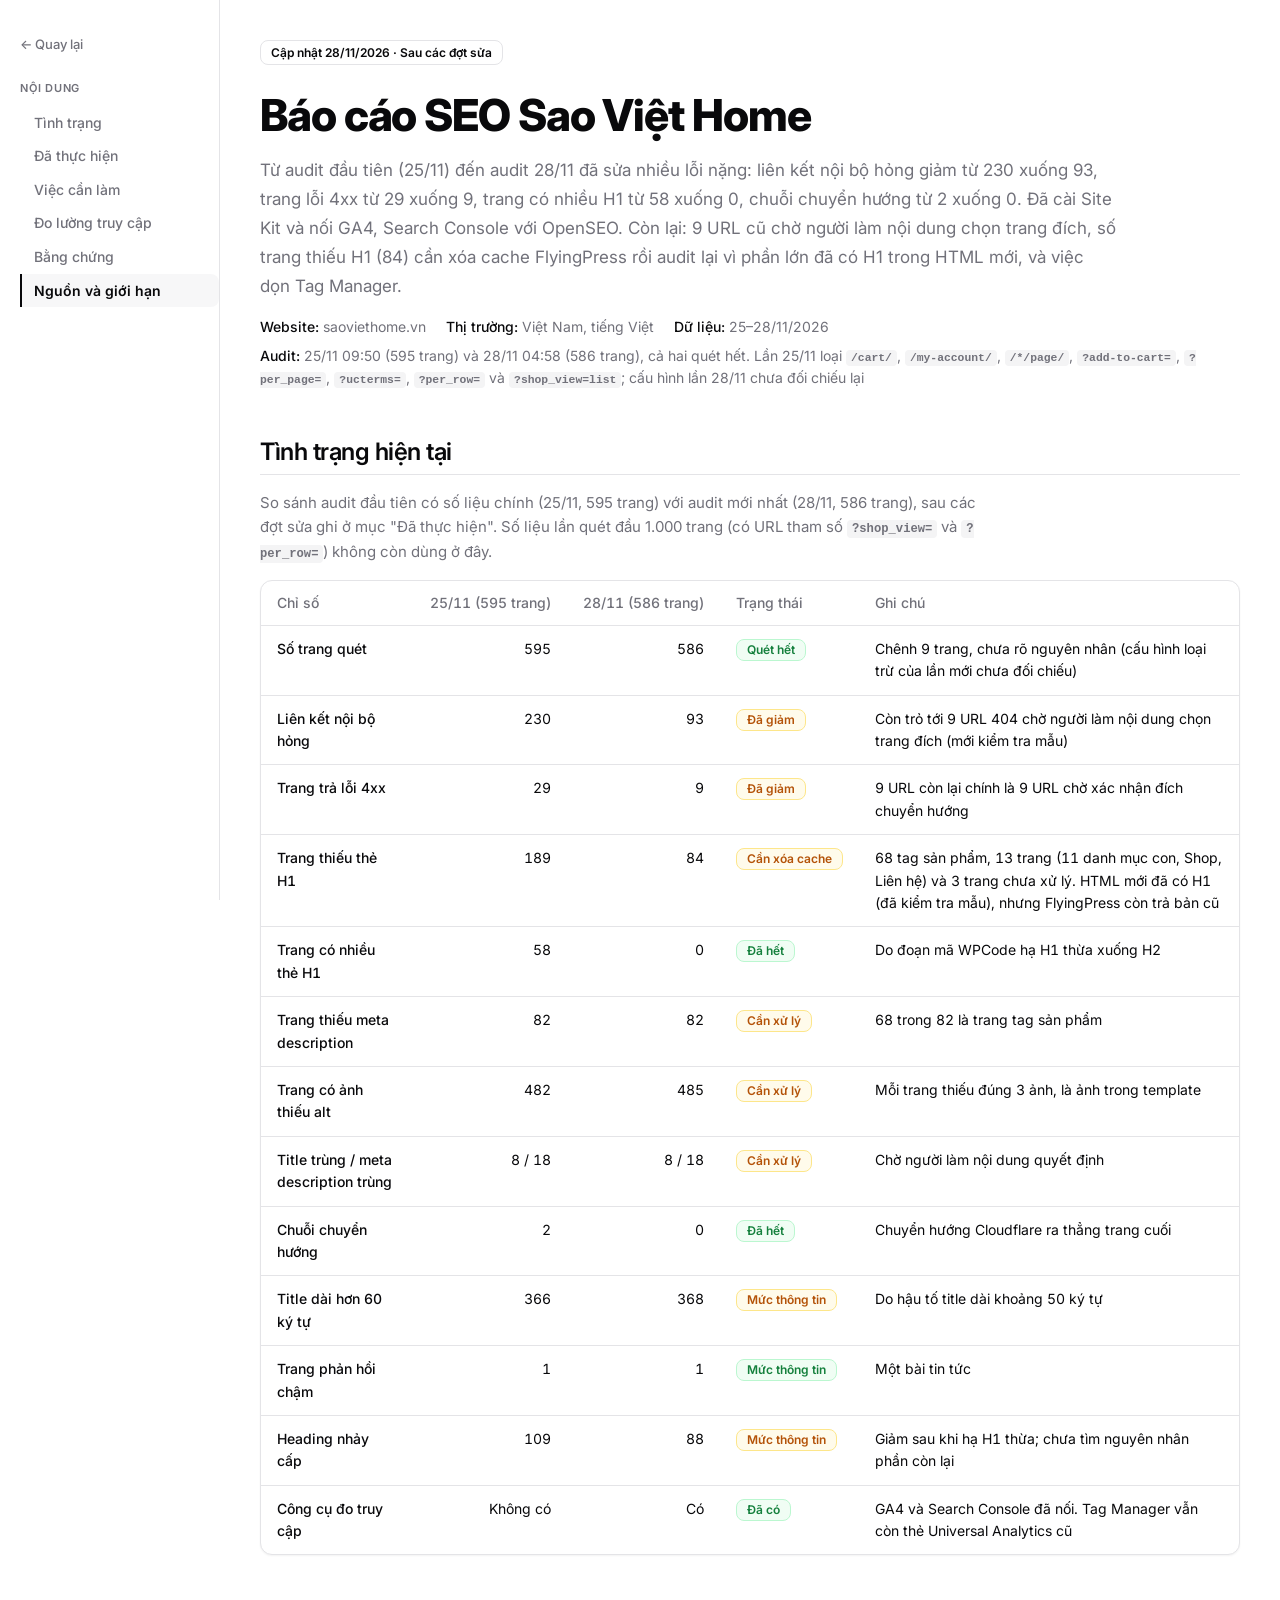
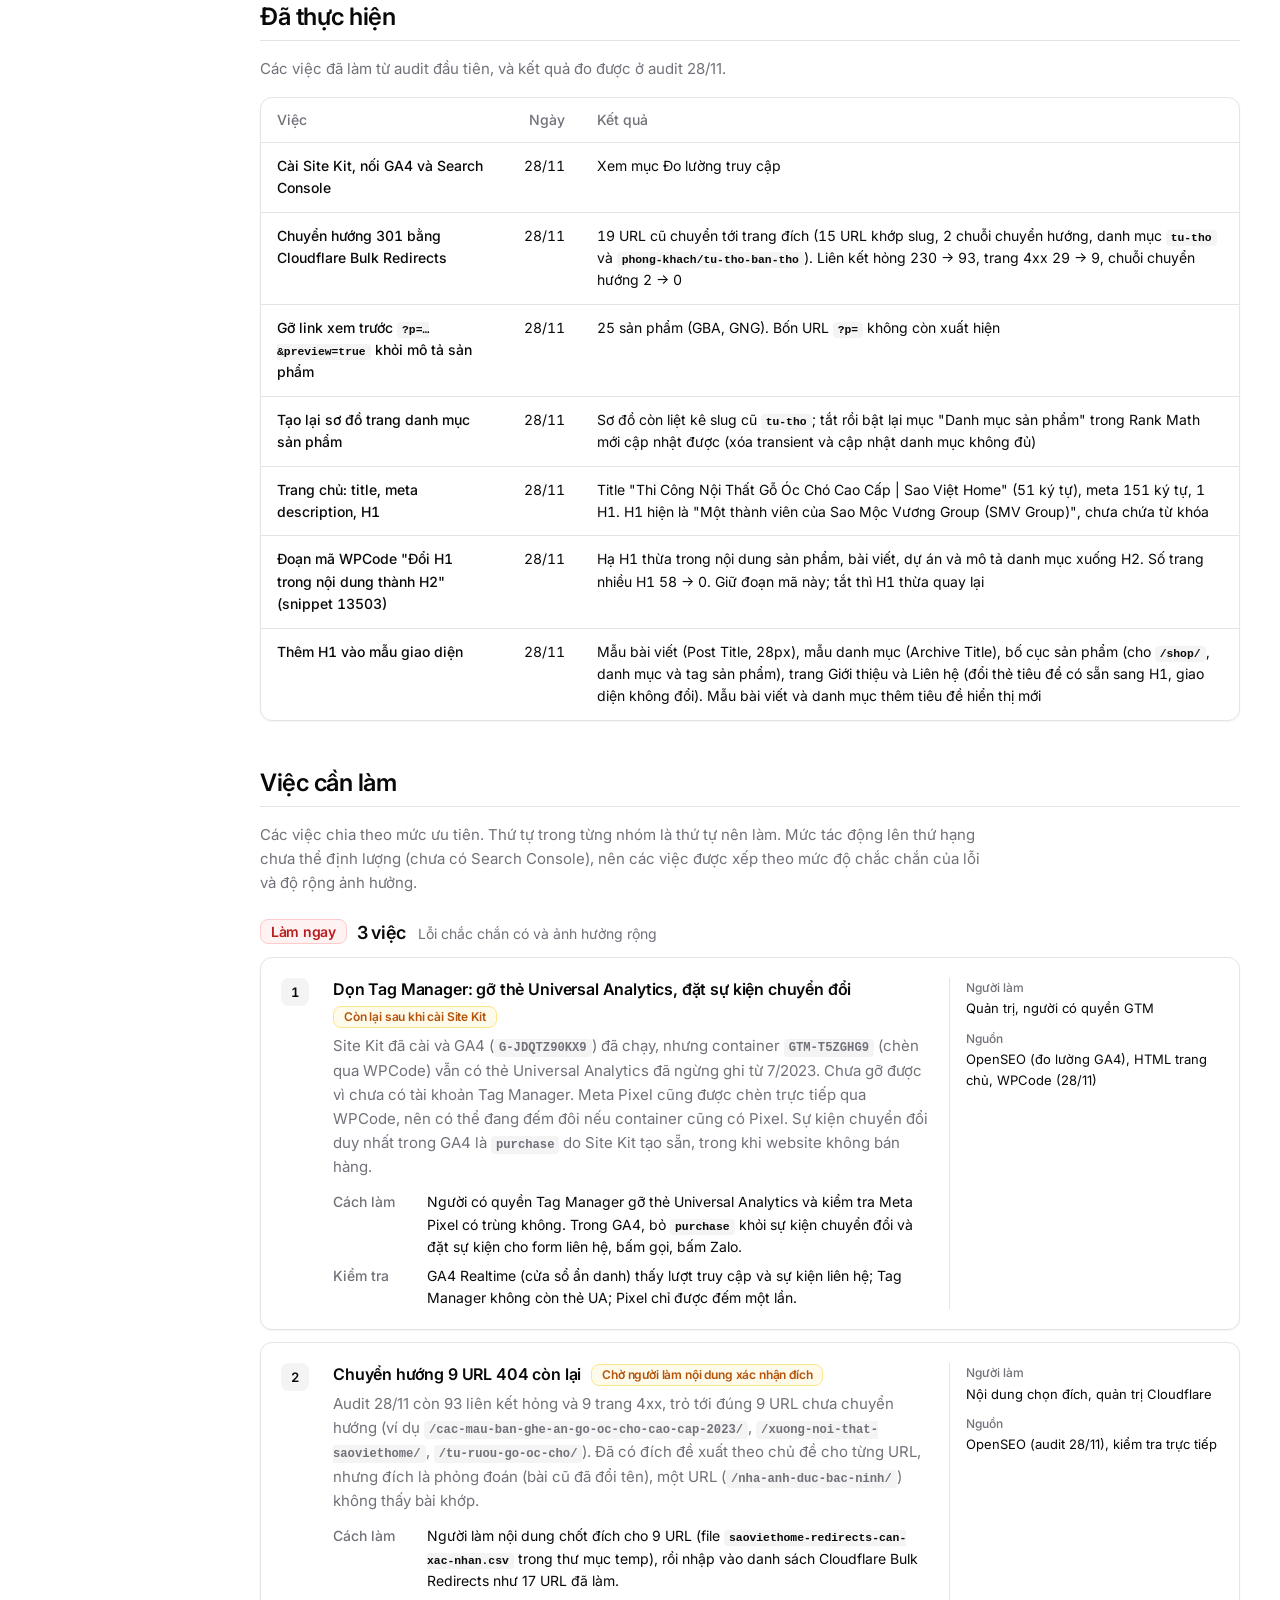
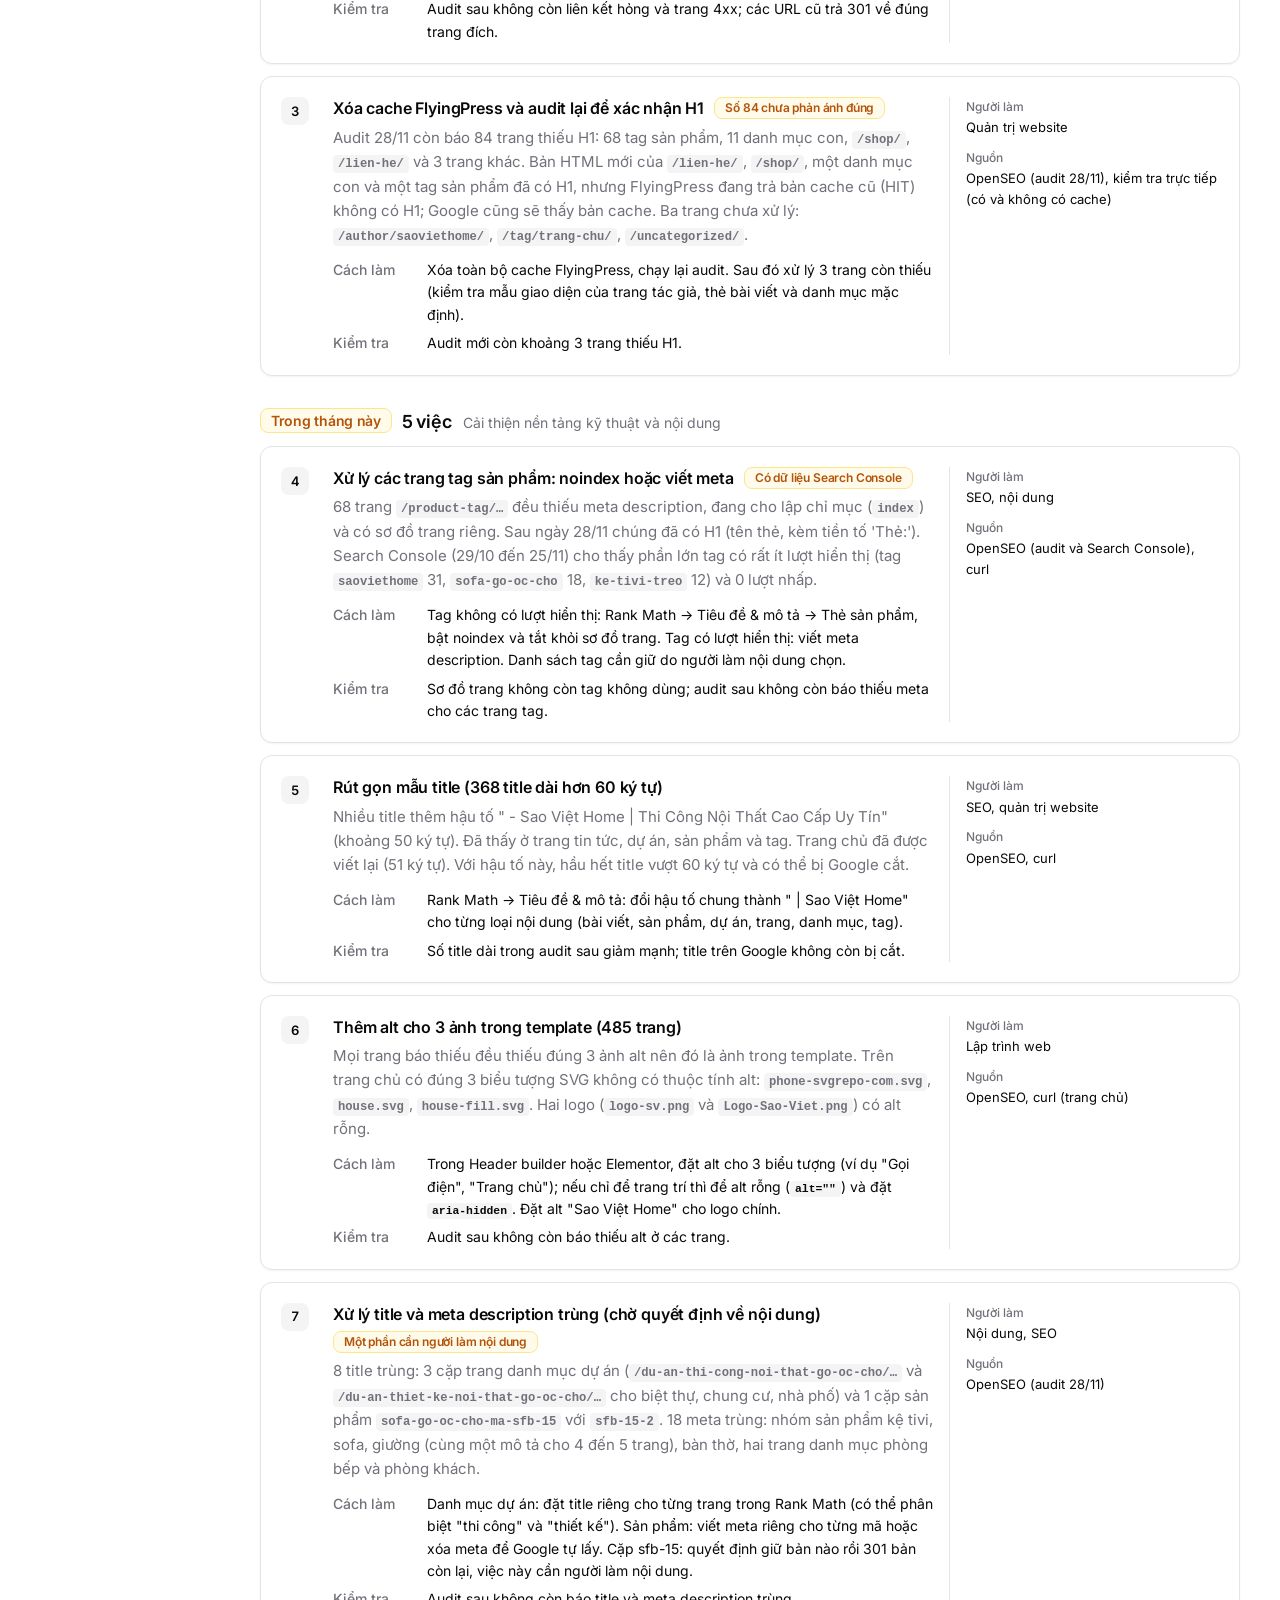
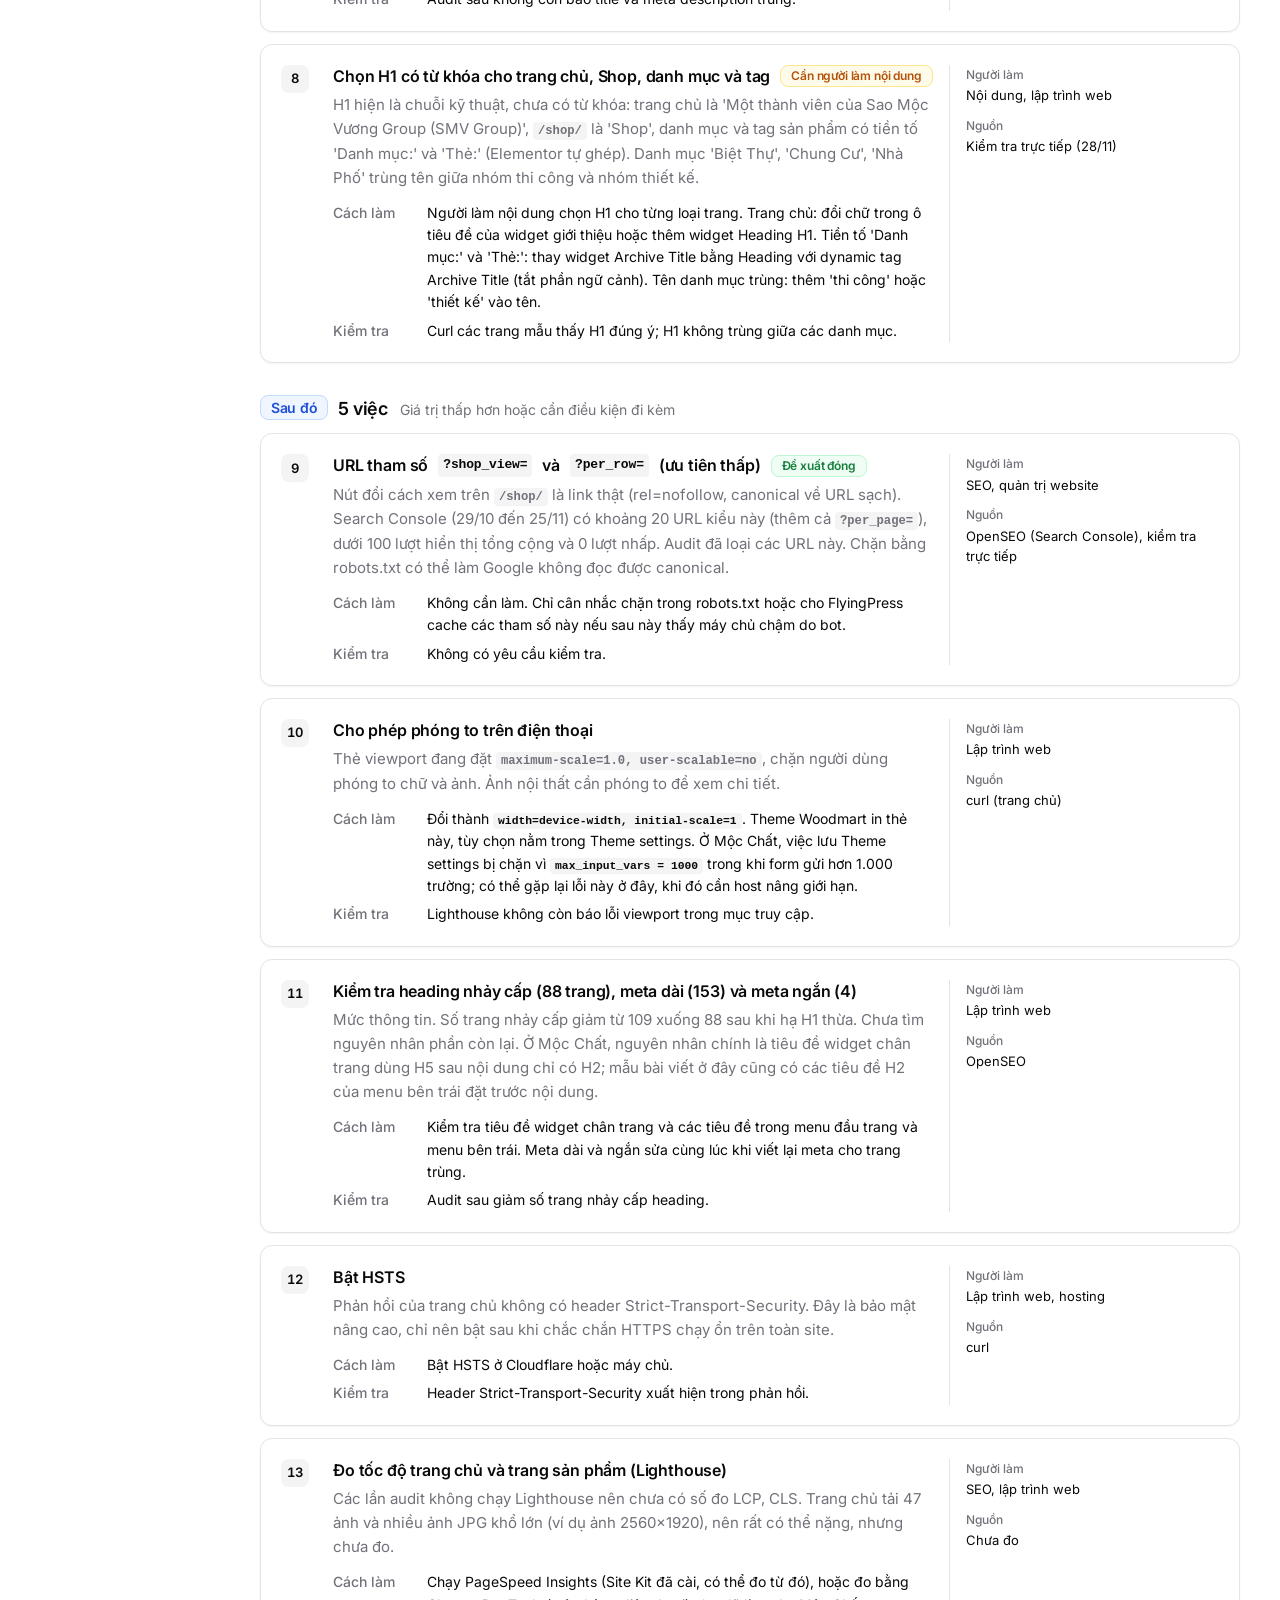
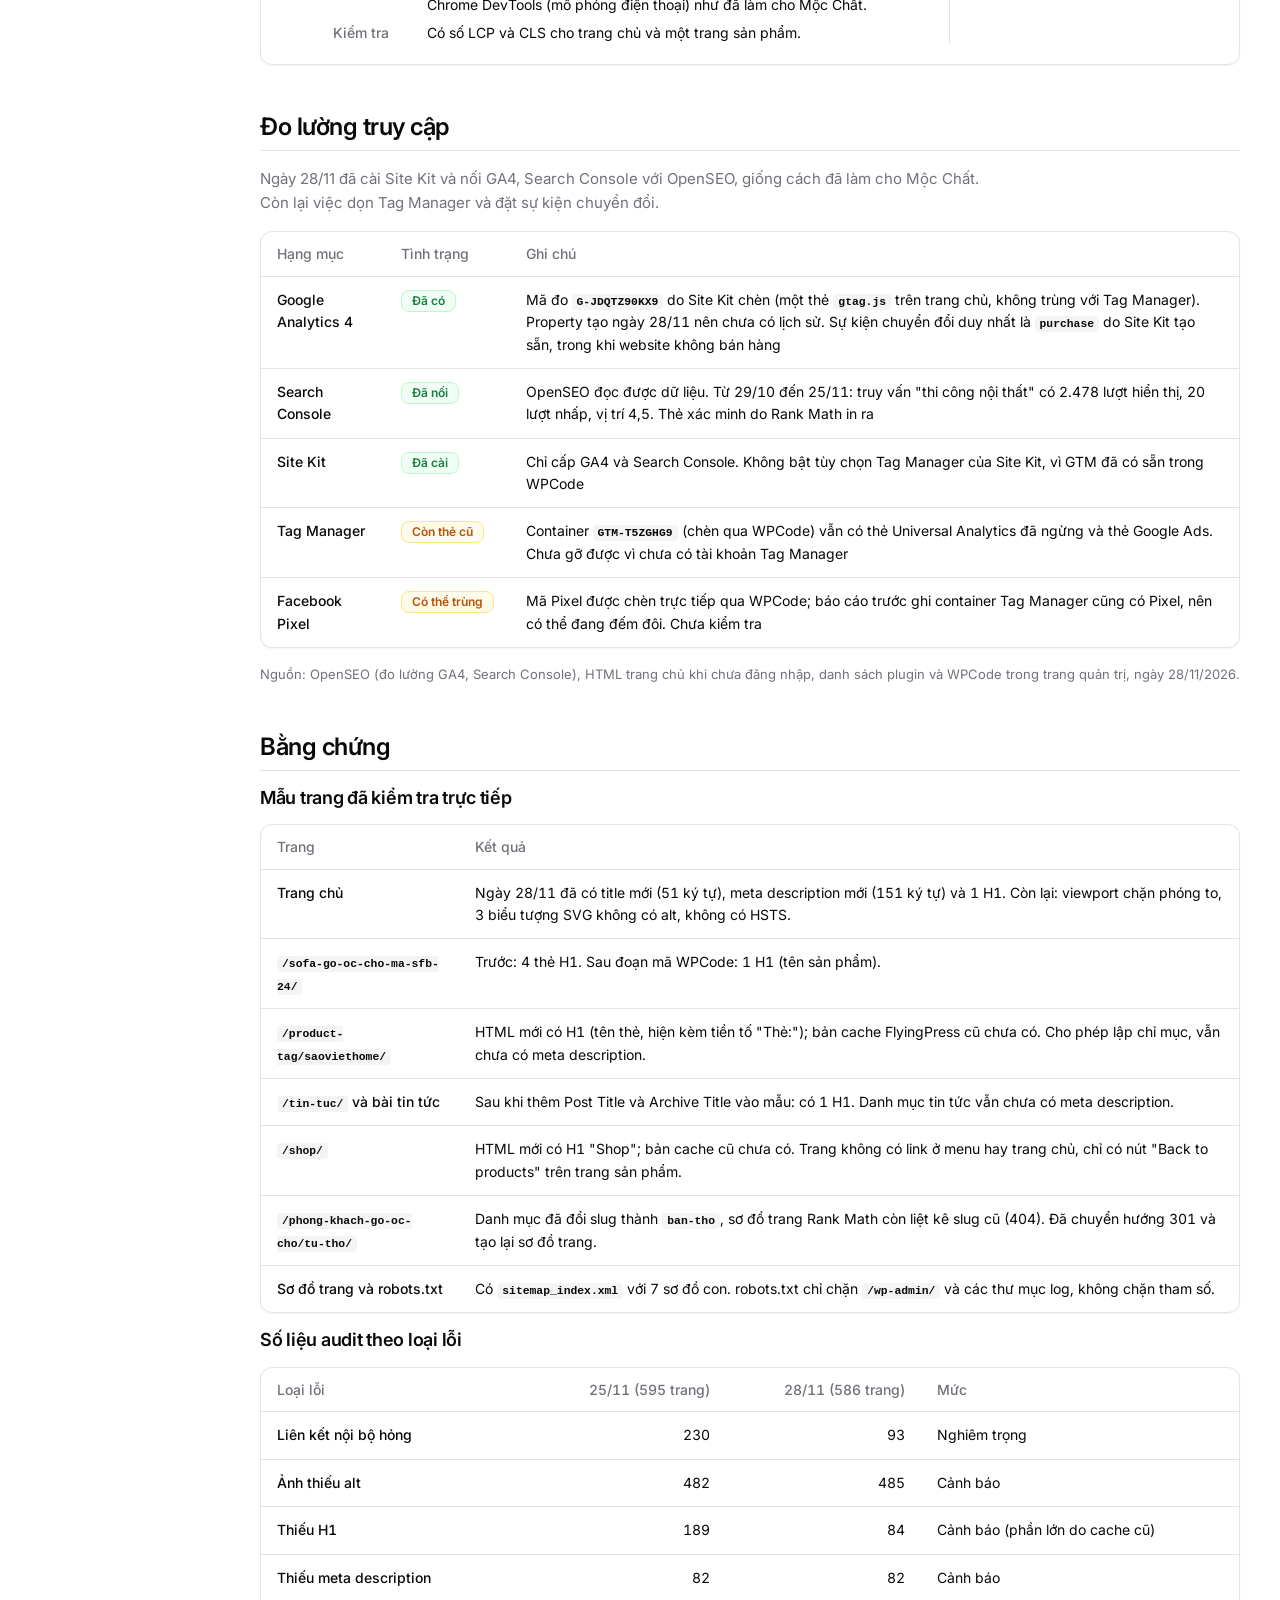
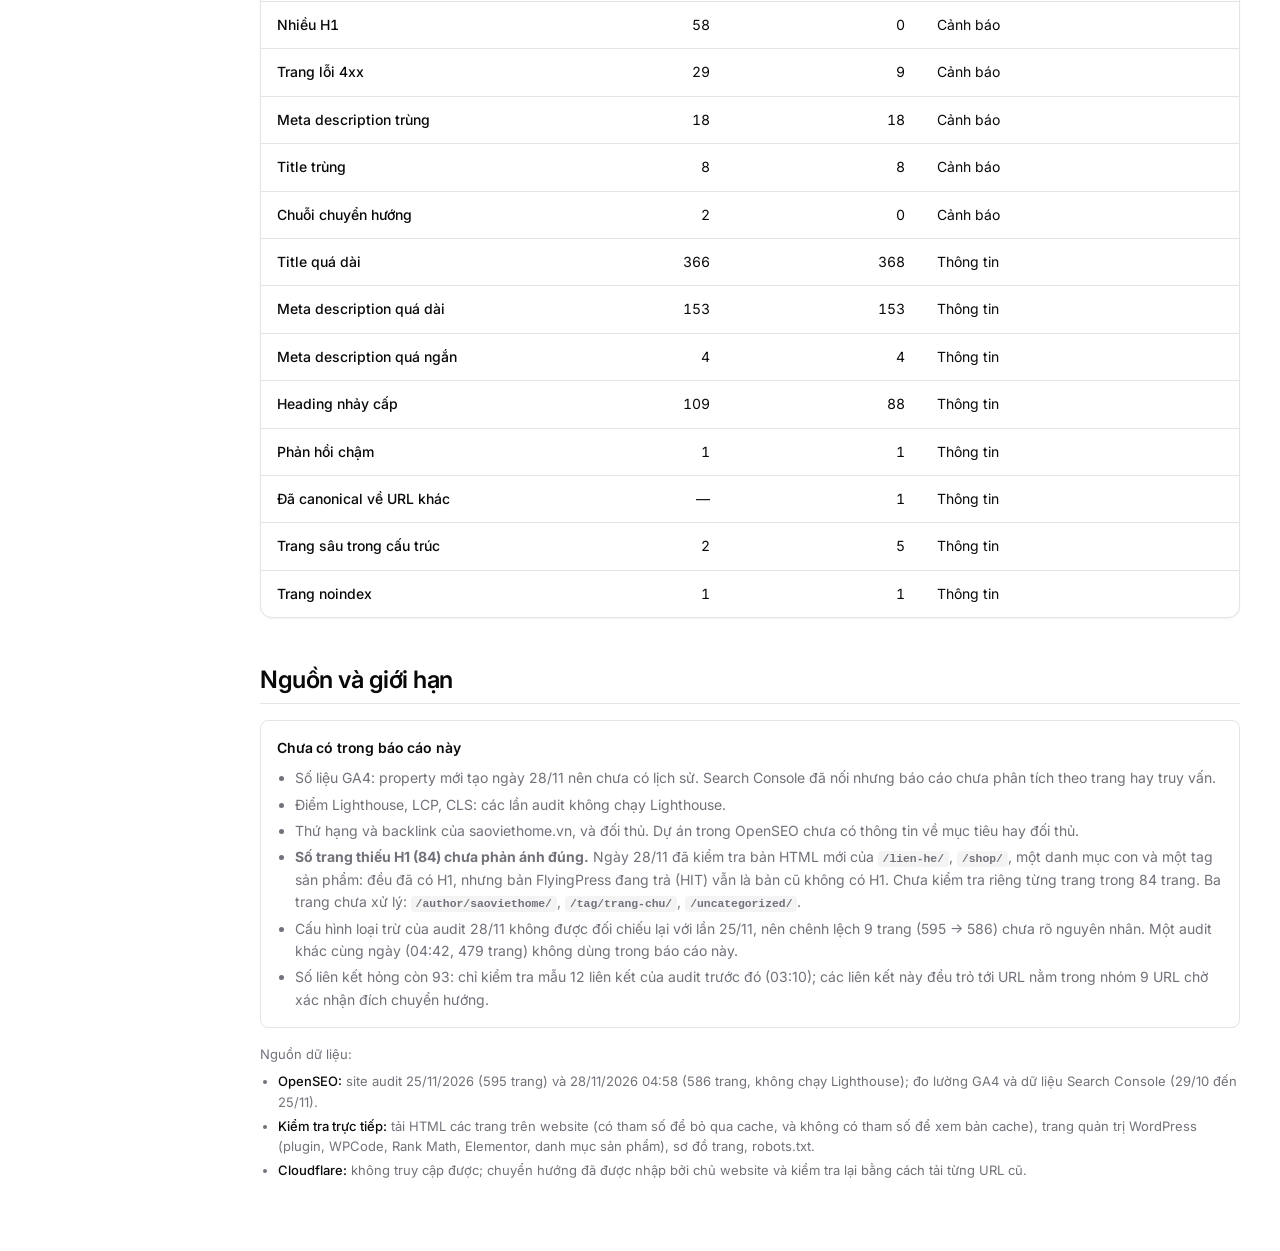
<file: saoviethome-seo-report.html>
<!doctype html>
<html lang="vi">
  <head>
    <meta charset="utf-8" />
    <meta
      name="viewport"
      content="width=device-width,initial-scale=1,viewport-fit=cover"
    />
    <title>Báo cáo SEO Sao Việt Home</title>
    <meta name="claude:viewport-fit-sides" content="cover" />
    <link
      rel="stylesheet"
      href="https://fonts.googleapis.com/css2?family=Inter:wght@400;500;600;700;800&display=swap"
    />
    <link rel="stylesheet" href="css/shared.css" />
    <link rel="stylesheet" href="css/report.css" />
    <link rel="stylesheet" href="css/sidenav.css" />
  </head>
  <body class="has-sidenav">
    <nav class="sidenav" aria-label="Điều hướng">
      <div class="sidenav-back"><a href="index.html">← Quay lại</a></div>
      <div class="sidenav-label">Nội dung</div>
      <ul>
        <li><a href="#tinh-trang">Tình trạng</a></li>
        <li><a href="#da-lam">Đã thực hiện</a></li>
        <li><a href="#viec-can-lam">Việc cần làm</a></li>
        <li><a href="#do-luong">Đo lường truy cập</a></li>
        <li><a href="#bang-chung">Bằng chứng</a></li>
        <li><a href="#gioi-han">Nguồn và giới hạn</a></li>
      </ul>
    </nav>
    <main class="page-main">
      <div class="wrap">
        <header>
          <div style="margin-bottom: 24px">
            <div class="eyebrow">Cập nhật 28/11/2026 · Sau các đợt sửa</div>
          </div>
          <h1>Báo cáo SEO Sao Việt Home</h1>
          <p class="lede">
            Từ audit đầu tiên (25/11) đến audit 28/11 đã sửa nhiều lỗi nặng:
            liên kết nội bộ hỏng giảm từ 230 xuống 93, trang lỗi 4xx từ 29
            xuống 9, trang có nhiều H1 từ 58 xuống 0, chuỗi chuyển hướng từ 2
            xuống 0. Đã cài Site Kit và nối GA4, Search Console với OpenSEO. Còn
            lại: 9 URL cũ chờ người làm nội dung chọn trang đích, số trang thiếu
            H1 (84) cần xóa cache FlyingPress rồi audit lại vì phần lớn đã có H1
            trong HTML mới, và việc dọn Tag Manager.
          </p>
          <div class="meta">
            <span><b>Website:</b> saoviethome.vn</span>
            <span><b>Thị trường:</b> Việt Nam, tiếng Việt</span>
            <span><b>Dữ liệu:</b> 25–28/11/2026</span>
            <span
              ><b>Audit:</b> 25/11 09:50 (595 trang) và 28/11 04:58 (586 trang),
              cả hai quét hết. Lần 25/11 loại <code>/cart/</code>,
              <code>/my-account/</code>, <code>/*/page/</code>,
              <code>?add-to-cart=</code>, <code>?per_page=</code>,
              <code>?ucterms=</code>, <code>?per_row=</code> và
              <code>?shop_view=list</code>; cấu hình lần 28/11 chưa đối chiếu
              lại</span
            >
          </div>
        </header>

        <section id="tinh-trang">
          <h2>Tình trạng hiện tại</h2>
          <p class="sub">
            So sánh audit đầu tiên có số liệu chính (25/11, 595 trang) với audit
            mới nhất (28/11, 586 trang), sau các đợt sửa ghi ở mục "Đã thực
            hiện". Số liệu lần quét đầu 1.000 trang (có URL tham số
            <code>?shop_view=</code> và <code>?per_row=</code>) không còn dùng
            ở đây.
          </p>
          <div class="tablebox">
            <table style="min-width: 760px">
              <thead>
                <tr>
                  <th>Chỉ số</th>
                  <th class="n">25/11 (595 trang)</th>
                  <th class="n">28/11 (586 trang)</th>
                  <th>Trạng thái</th>
                  <th>Ghi chú</th>
                </tr>
              </thead>
              <tbody>
                <tr>
                  <th scope="row">Số trang quét</th>
                  <td class="n">595</td>
                  <td class="n">586</td>
                  <td><span class="st ok">Quét hết</span></td>
                  <td>Chênh 9 trang, chưa rõ nguyên nhân (cấu hình loại trừ của lần mới chưa đối chiếu)</td>
                </tr>
                <tr>
                  <th scope="row">Liên kết nội bộ hỏng</th>
                  <td class="n">230</td>
                  <td class="n">93</td>
                  <td><span class="st warn">Đã giảm</span></td>
                  <td>Còn trỏ tới 9 URL 404 chờ người làm nội dung chọn trang đích (mới kiểm tra mẫu)</td>
                </tr>
                <tr>
                  <th scope="row">Trang trả lỗi 4xx</th>
                  <td class="n">29</td>
                  <td class="n">9</td>
                  <td><span class="st warn">Đã giảm</span></td>
                  <td>9 URL còn lại chính là 9 URL chờ xác nhận đích chuyển hướng</td>
                </tr>
                <tr>
                  <th scope="row">Trang thiếu thẻ H1</th>
                  <td class="n">189</td>
                  <td class="n">84</td>
                  <td><span class="st warn">Cần xóa cache</span></td>
                  <td>68 tag sản phẩm, 13 trang (11 danh mục con, Shop, Liên hệ) và 3 trang chưa xử lý. HTML mới đã có H1 (đã kiểm tra mẫu), nhưng FlyingPress còn trả bản cũ</td>
                </tr>
                <tr>
                  <th scope="row">Trang có nhiều thẻ H1</th>
                  <td class="n">58</td>
                  <td class="n">0</td>
                  <td><span class="st ok">Đã hết</span></td>
                  <td>Do đoạn mã WPCode hạ H1 thừa xuống H2</td>
                </tr>
                <tr>
                  <th scope="row">Trang thiếu meta description</th>
                  <td class="n">82</td>
                  <td class="n">82</td>
                  <td><span class="st warn">Cần xử lý</span></td>
                  <td>68 trong 82 là trang tag sản phẩm</td>
                </tr>
                <tr>
                  <th scope="row">Trang có ảnh thiếu alt</th>
                  <td class="n">482</td>
                  <td class="n">485</td>
                  <td><span class="st warn">Cần xử lý</span></td>
                  <td>Mỗi trang thiếu đúng 3 ảnh, là ảnh trong template</td>
                </tr>
                <tr>
                  <th scope="row">Title trùng / meta description trùng</th>
                  <td class="n">8 / 18</td>
                  <td class="n">8 / 18</td>
                  <td><span class="st warn">Cần xử lý</span></td>
                  <td>Chờ người làm nội dung quyết định</td>
                </tr>
                <tr>
                  <th scope="row">Chuỗi chuyển hướng</th>
                  <td class="n">2</td>
                  <td class="n">0</td>
                  <td><span class="st ok">Đã hết</span></td>
                  <td>Chuyển hướng Cloudflare ra thẳng trang cuối</td>
                </tr>
                <tr>
                  <th scope="row">Title dài hơn 60 ký tự</th>
                  <td class="n">366</td>
                  <td class="n">368</td>
                  <td><span class="st warn">Mức thông tin</span></td>
                  <td>Do hậu tố title dài khoảng 50 ký tự</td>
                </tr>
                <tr>
                  <th scope="row">Trang phản hồi chậm</th>
                  <td class="n">1</td>
                  <td class="n">1</td>
                  <td><span class="st ok">Mức thông tin</span></td>
                  <td>Một bài tin tức</td>
                </tr>
                <tr>
                  <th scope="row">Heading nhảy cấp</th>
                  <td class="n">109</td>
                  <td class="n">88</td>
                  <td><span class="st warn">Mức thông tin</span></td>
                  <td>Giảm sau khi hạ H1 thừa; chưa tìm nguyên nhân phần còn lại</td>
                </tr>
                <tr>
                  <th scope="row">Công cụ đo truy cập</th>
                  <td class="n">Không có</td>
                  <td class="n">Có</td>
                  <td><span class="st ok">Đã có</span></td>
                  <td>GA4 và Search Console đã nối. Tag Manager vẫn còn thẻ Universal Analytics cũ</td>
                </tr>
              </tbody>
            </table>
          </div>
        </section>

        <section id="da-lam">
          <h2>Đã thực hiện</h2>
          <p class="sub">
            Các việc đã làm từ audit đầu tiên, và kết quả đo được ở audit
            28/11.
          </p>
          <div class="tablebox">
            <table style="min-width: 760px">
              <thead>
                <tr>
                  <th>Việc</th>
                  <th class="n">Ngày</th>
                  <th>Kết quả</th>
                </tr>
              </thead>
              <tbody>
                <tr>
                  <th scope="row">Cài Site Kit, nối GA4 và Search Console</th>
                  <td class="n">28/11</td>
                  <td>Xem mục Đo lường truy cập</td>
                </tr>
                <tr>
                  <th scope="row">Chuyển hướng 301 bằng Cloudflare Bulk Redirects</th>
                  <td class="n">28/11</td>
                  <td>19 URL cũ chuyển tới trang đích (15 URL khớp slug, 2 chuỗi chuyển hướng, danh mục <code>tu-tho</code> và <code>phong-khach/tu-tho-ban-tho</code>). Liên kết hỏng 230 → 93, trang 4xx 29 → 9, chuỗi chuyển hướng 2 → 0</td>
                </tr>
                <tr>
                  <th scope="row">Gỡ link xem trước <code>?p=…&amp;preview=true</code> khỏi mô tả sản phẩm</th>
                  <td class="n">28/11</td>
                  <td>25 sản phẩm (GBA, GNG). Bốn URL <code>?p=</code> không còn xuất hiện</td>
                </tr>
                <tr>
                  <th scope="row">Tạo lại sơ đồ trang danh mục sản phẩm</th>
                  <td class="n">28/11</td>
                  <td>Sơ đồ còn liệt kê slug cũ <code>tu-tho</code>; tắt rồi bật lại mục &quot;Danh mục sản phẩm&quot; trong Rank Math mới cập nhật được (xóa transient và cập nhật danh mục không đủ)</td>
                </tr>
                <tr>
                  <th scope="row">Trang chủ: title, meta description, H1</th>
                  <td class="n">28/11</td>
                  <td>Title &quot;Thi Công Nội Thất Gỗ Óc Chó Cao Cấp | Sao Việt Home&quot; (51 ký tự), meta 151 ký tự, 1 H1. H1 hiện là &quot;Một thành viên của Sao Mộc Vương Group (SMV Group)&quot;, chưa chứa từ khóa</td>
                </tr>
                <tr>
                  <th scope="row">Đoạn mã WPCode &quot;Đổi H1 trong nội dung thành H2&quot; (snippet 13503)</th>
                  <td class="n">28/11</td>
                  <td>Hạ H1 thừa trong nội dung sản phẩm, bài viết, dự án và mô tả danh mục xuống H2. Số trang nhiều H1 58 → 0. Giữ đoạn mã này; tắt thì H1 thừa quay lại</td>
                </tr>
                <tr>
                  <th scope="row">Thêm H1 vào mẫu giao diện</th>
                  <td class="n">28/11</td>
                  <td>Mẫu bài viết (Post Title, 28px), mẫu danh mục (Archive Title), bố cục sản phẩm (cho <code>/shop/</code>, danh mục và tag sản phẩm), trang Giới thiệu và Liên hệ (đổi thẻ tiêu đề có sẵn sang H1, giao diện không đổi). Mẫu bài viết và danh mục thêm tiêu đề hiển thị mới</td>
                </tr>
              </tbody>
            </table>
          </div>
        </section>

        <section id="viec-can-lam">
          <h2>Việc cần làm</h2>
          <p class="sub">
            Các việc chia theo mức ưu tiên. Thứ tự trong từng nhóm là thứ tự nên
            làm. Mức tác động lên thứ hạng chưa thể định lượng (chưa có Search
            Console), nên các việc được xếp theo mức độ chắc chắn của lỗi và độ
            rộng ảnh hưởng.
          </p>
          <div id="tasks"></div>
        </section>

        <section id="do-luong">
          <h2>Đo lường truy cập</h2>
          <p class="sub">
            Ngày 28/11 đã cài Site Kit và nối GA4, Search Console với OpenSEO,
            giống cách đã làm cho Mộc Chất. Còn lại việc dọn Tag Manager và đặt
            sự kiện chuyển đổi.
          </p>
          <div class="tablebox">
            <table style="min-width: 560px">
              <thead>
                <tr>
                  <th>Hạng mục</th>
                  <th>Tình trạng</th>
                  <th>Ghi chú</th>
                </tr>
              </thead>
              <tbody>
                <tr>
                  <th scope="row">Google Analytics 4</th>
                  <td><span class="st ok">Đã có</span></td>
                  <td>Mã đo <code>G-JDQTZ90KX9</code> do Site Kit chèn (một thẻ <code>gtag.js</code> trên trang chủ, không trùng với Tag Manager). Property tạo ngày 28/11 nên chưa có lịch sử. Sự kiện chuyển đổi duy nhất là <code>purchase</code> do Site Kit tạo sẵn, trong khi website không bán hàng</td>
                </tr>
                <tr>
                  <th scope="row">Search Console</th>
                  <td><span class="st ok">Đã nối</span></td>
                  <td>OpenSEO đọc được dữ liệu. Từ 29/10 đến 25/11: truy vấn "thi công nội thất" có 2.478 lượt hiển thị, 20 lượt nhấp, vị trí 4,5. Thẻ xác minh do Rank Math in ra</td>
                </tr>
                <tr>
                  <th scope="row">Site Kit</th>
                  <td><span class="st ok">Đã cài</span></td>
                  <td>Chỉ cấp GA4 và Search Console. Không bật tùy chọn Tag Manager của Site Kit, vì GTM đã có sẵn trong WPCode</td>
                </tr>
                <tr>
                  <th scope="row">Tag Manager</th>
                  <td><span class="st warn">Còn thẻ cũ</span></td>
                  <td>Container <code>GTM-T5ZGHG9</code> (chèn qua WPCode) vẫn có thẻ Universal Analytics đã ngừng và thẻ Google Ads. Chưa gỡ được vì chưa có tài khoản Tag Manager</td>
                </tr>
                <tr>
                  <th scope="row">Facebook Pixel</th>
                  <td><span class="st warn">Có thể trùng</span></td>
                  <td>Mã Pixel được chèn trực tiếp qua WPCode; báo cáo trước ghi container Tag Manager cũng có Pixel, nên có thể đang đếm đôi. Chưa kiểm tra</td>
                </tr>
              </tbody>
            </table>
          </div>
          <p class="src">
            Nguồn: OpenSEO (đo lường GA4, Search Console), HTML trang chủ khi
            chưa đăng nhập, danh sách plugin và WPCode trong trang quản trị,
            ngày 28/11/2026.
          </p>
        </section>

        <section id="bang-chung">
          <h2>Bằng chứng</h2>

          <h3>Mẫu trang đã kiểm tra trực tiếp</h3>
          <div class="tablebox">
            <table style="min-width: 760px">
              <thead>
                <tr>
                  <th>Trang</th>
                  <th>Kết quả</th>
                </tr>
              </thead>
              <tbody>
                <tr>
                  <th scope="row">Trang chủ</th>
                  <td>Ngày 28/11 đã có title mới (51 ký tự), meta description mới (151 ký tự) và 1 H1. Còn lại: viewport chặn phóng to, 3 biểu tượng SVG không có alt, không có HSTS.</td>
                </tr>
                <tr>
                  <th scope="row"><code>/sofa-go-oc-cho-ma-sfb-24/</code></th>
                  <td>Trước: 4 thẻ H1. Sau đoạn mã WPCode: 1 H1 (tên sản phẩm).</td>
                </tr>
                <tr>
                  <th scope="row"><code>/product-tag/saoviethome/</code></th>
                  <td>HTML mới có H1 (tên thẻ, hiện kèm tiền tố "Thẻ:"); bản cache FlyingPress cũ chưa có. Cho phép lập chỉ mục, vẫn chưa có meta description.</td>
                </tr>
                <tr>
                  <th scope="row"><code>/tin-tuc/</code> và bài tin tức</th>
                  <td>Sau khi thêm Post Title và Archive Title vào mẫu: có 1 H1. Danh mục tin tức vẫn chưa có meta description.</td>
                </tr>
                <tr>
                  <th scope="row"><code>/shop/</code></th>
                  <td>HTML mới có H1 "Shop"; bản cache cũ chưa có. Trang không có link ở menu hay trang chủ, chỉ có nút "Back to products" trên trang sản phẩm.</td>
                </tr>
                <tr>
                  <th scope="row"><code>/phong-khach-go-oc-cho/tu-tho/</code></th>
                  <td>Danh mục đã đổi slug thành <code>ban-tho</code>, sơ đồ trang Rank Math còn liệt kê slug cũ (404). Đã chuyển hướng 301 và tạo lại sơ đồ trang.</td>
                </tr>
                <tr>
                  <th scope="row">Sơ đồ trang và robots.txt</th>
                  <td>Có <code>sitemap_index.xml</code> với 7 sơ đồ con. robots.txt chỉ chặn <code>/wp-admin/</code> và các thư mục log, không chặn tham số.</td>
                </tr>
              </tbody>
            </table>
          </div>

          <h3>Số liệu audit theo loại lỗi</h3>
          <div class="tablebox">
            <table style="min-width: 560px">
              <thead>
                <tr>
                  <th>Loại lỗi</th>
                  <th class="n">25/11 (595 trang)</th>
                  <th class="n">28/11 (586 trang)</th>
                  <th>Mức</th>
                </tr>
              </thead>
              <tbody>
                <tr>
                  <th scope="row">Liên kết nội bộ hỏng</th>
                  <td class="n">230</td>
                  <td class="n">93</td>
                  <td>Nghiêm trọng</td>
                </tr>
                <tr>
                  <th scope="row">Ảnh thiếu alt</th>
                  <td class="n">482</td>
                  <td class="n">485</td>
                  <td>Cảnh báo</td>
                </tr>
                <tr>
                  <th scope="row">Thiếu H1</th>
                  <td class="n">189</td>
                  <td class="n">84</td>
                  <td>Cảnh báo (phần lớn do cache cũ)</td>
                </tr>
                <tr>
                  <th scope="row">Thiếu meta description</th>
                  <td class="n">82</td>
                  <td class="n">82</td>
                  <td>Cảnh báo</td>
                </tr>
                <tr>
                  <th scope="row">Nhiều H1</th>
                  <td class="n">58</td>
                  <td class="n">0</td>
                  <td>Cảnh báo</td>
                </tr>
                <tr>
                  <th scope="row">Trang lỗi 4xx</th>
                  <td class="n">29</td>
                  <td class="n">9</td>
                  <td>Cảnh báo</td>
                </tr>
                <tr>
                  <th scope="row">Meta description trùng</th>
                  <td class="n">18</td>
                  <td class="n">18</td>
                  <td>Cảnh báo</td>
                </tr>
                <tr>
                  <th scope="row">Title trùng</th>
                  <td class="n">8</td>
                  <td class="n">8</td>
                  <td>Cảnh báo</td>
                </tr>
                <tr>
                  <th scope="row">Chuỗi chuyển hướng</th>
                  <td class="n">2</td>
                  <td class="n">0</td>
                  <td>Cảnh báo</td>
                </tr>
                <tr>
                  <th scope="row">Title quá dài</th>
                  <td class="n">366</td>
                  <td class="n">368</td>
                  <td>Thông tin</td>
                </tr>
                <tr>
                  <th scope="row">Meta description quá dài</th>
                  <td class="n">153</td>
                  <td class="n">153</td>
                  <td>Thông tin</td>
                </tr>
                <tr>
                  <th scope="row">Meta description quá ngắn</th>
                  <td class="n">4</td>
                  <td class="n">4</td>
                  <td>Thông tin</td>
                </tr>
                <tr>
                  <th scope="row">Heading nhảy cấp</th>
                  <td class="n">109</td>
                  <td class="n">88</td>
                  <td>Thông tin</td>
                </tr>
                <tr>
                  <th scope="row">Phản hồi chậm</th>
                  <td class="n">1</td>
                  <td class="n">1</td>
                  <td>Thông tin</td>
                </tr>
                <tr>
                  <th scope="row">Đã canonical về URL khác</th>
                  <td class="n">—</td>
                  <td class="n">1</td>
                  <td>Thông tin</td>
                </tr>
                <tr>
                  <th scope="row">Trang sâu trong cấu trúc</th>
                  <td class="n">2</td>
                  <td class="n">5</td>
                  <td>Thông tin</td>
                </tr>
                <tr>
                  <th scope="row">Trang noindex</th>
                  <td class="n">1</td>
                  <td class="n">1</td>
                  <td>Thông tin</td>
                </tr>
              </tbody>
            </table>
          </div>
        </section>

        <section id="gioi-han">
          <h2>Nguồn và giới hạn</h2>
          <div class="note">
            <strong>Chưa có trong báo cáo này</strong>
            <ul>
              <li>
                Số liệu GA4: property mới tạo ngày 28/11 nên chưa có lịch sử.
                Search Console đã nối nhưng báo cáo chưa phân tích theo trang
                hay truy vấn.
              </li>
              <li>
                Điểm Lighthouse, LCP, CLS: các lần audit không chạy Lighthouse.
              </li>
              <li>
                Thứ hạng và backlink của saoviethome.vn, và đối thủ. Dự án trong
                OpenSEO chưa có thông tin về mục tiêu hay đối thủ.
              </li>
              <li>
                <b>Số trang thiếu H1 (84) chưa phản ánh đúng.</b> Ngày 28/11 đã
                kiểm tra bản HTML mới của <code>/lien-he/</code>,
                <code>/shop/</code>, một danh mục con và một tag sản phẩm: đều đã
                có H1, nhưng bản FlyingPress đang trả (HIT) vẫn là bản cũ không
                có H1. Chưa kiểm tra riêng từng trang trong 84 trang. Ba trang
                chưa xử lý: <code>/author/saoviethome/</code>,
                <code>/tag/trang-chu/</code>, <code>/uncategorized/</code>.
              </li>
              <li>
                Cấu hình loại trừ của audit 28/11 không được đối chiếu lại với
                lần 25/11, nên chênh lệch 9 trang (595 → 586) chưa rõ nguyên
                nhân. Một audit khác cùng ngày (04:42, 479 trang) không dùng
                trong báo cáo này.
              </li>
              <li>
                Số liên kết hỏng còn 93: chỉ kiểm tra mẫu 12 liên kết của audit
                trước đó (03:10); các liên kết này đều trỏ tới URL nằm trong
                nhóm 9 URL chờ xác nhận đích chuyển hướng.
              </li>
            </ul>
          </div>
          <div class="src">
            Nguồn dữ liệu:
            <ul>
              <li>
                <b>OpenSEO:</b> site audit 25/11/2026 (595 trang) và 28/11/2026
                04:58 (586 trang, không chạy Lighthouse); đo lường GA4 và dữ
                liệu Search Console (29/10 đến 25/11).
              </li>
              <li>
                <b>Kiểm tra trực tiếp:</b> tải HTML các trang trên website (có
                tham số để bỏ qua cache, và không có tham số để xem bản cache),
                trang quản trị WordPress (plugin, WPCode, Rank Math, Elementor,
                danh mục sản phẩm), sơ đồ trang, robots.txt.
              </li>
              <li>
                <b>Cloudflare:</b> không truy cập được; chuyển hướng đã được
                nhập bởi chủ website và kiểm tra lại bằng cách tải từng URL cũ.
              </li>
            </ul>
          </div>
        </section>
      </div>
    </main>

    <script src="js/report-saoviethome.js"></script>
    <script src="js/nav.js"></script>
  </body>
</html>
</file>
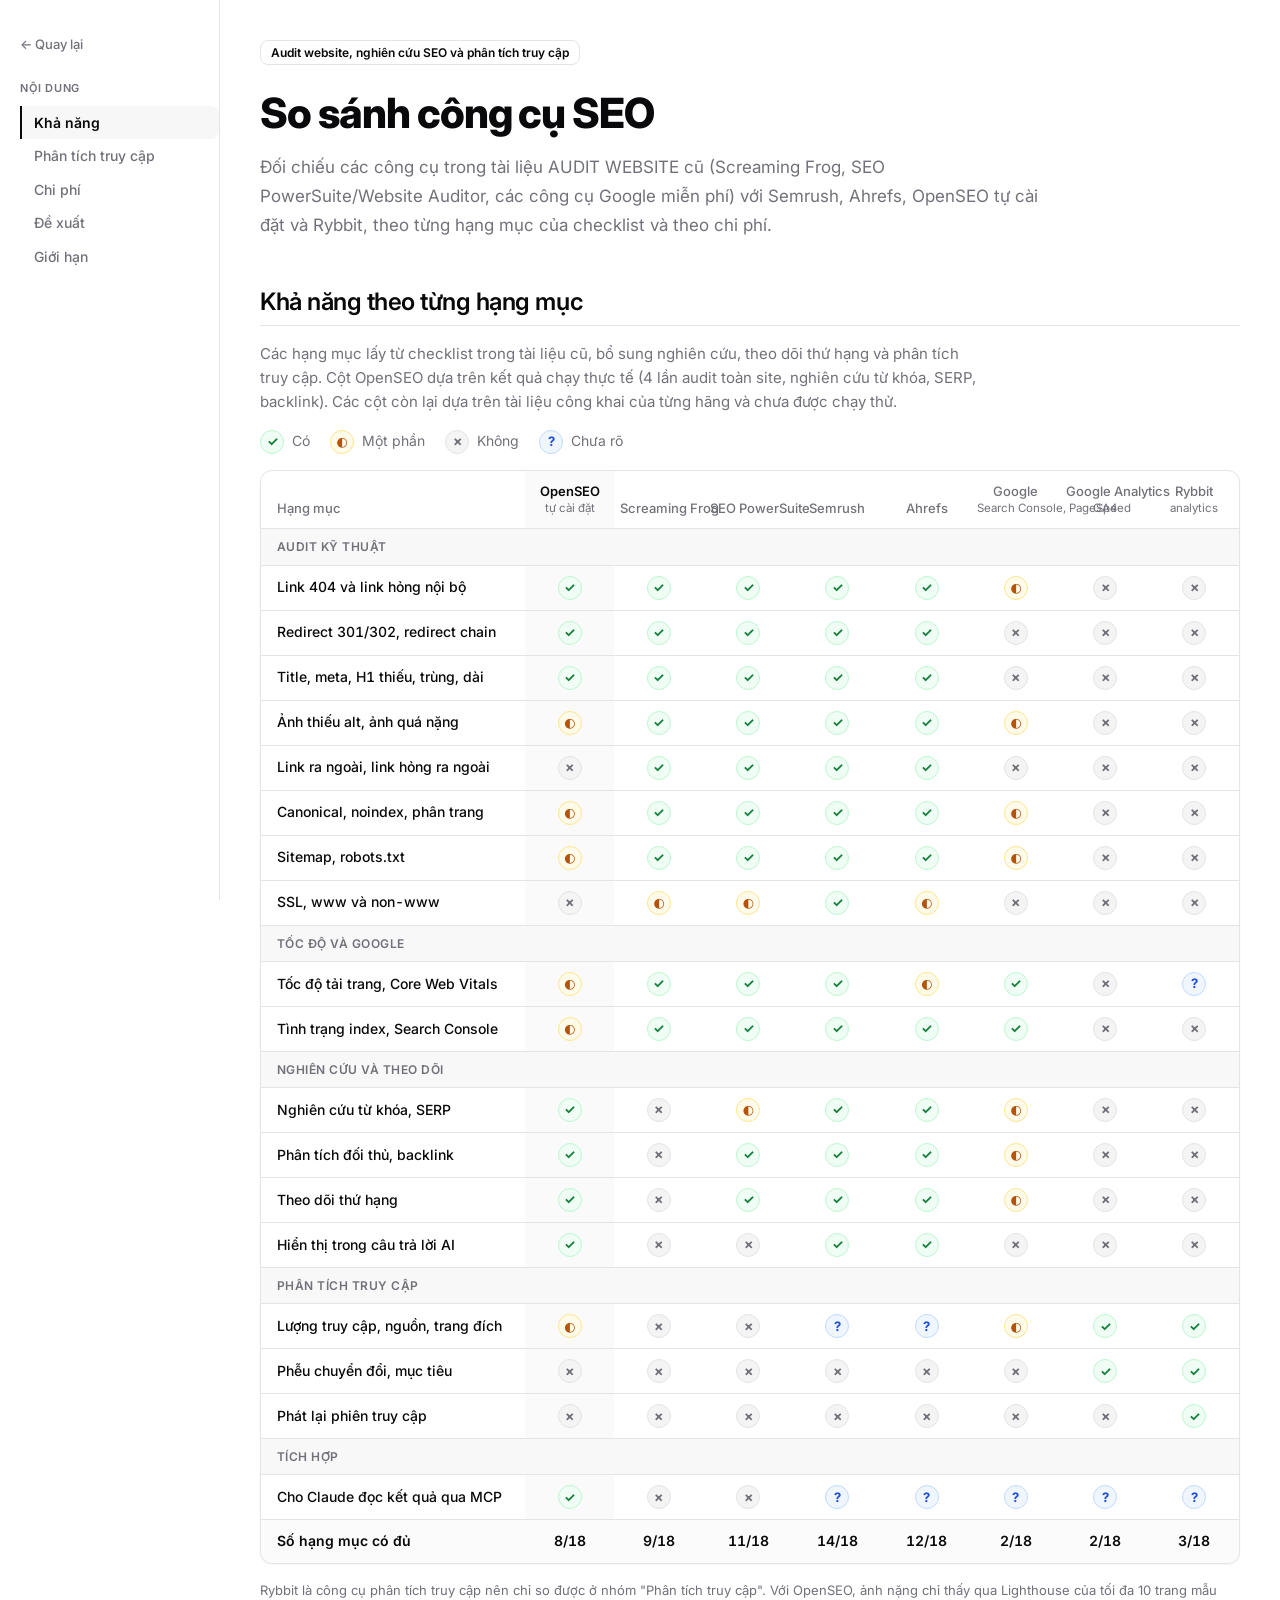
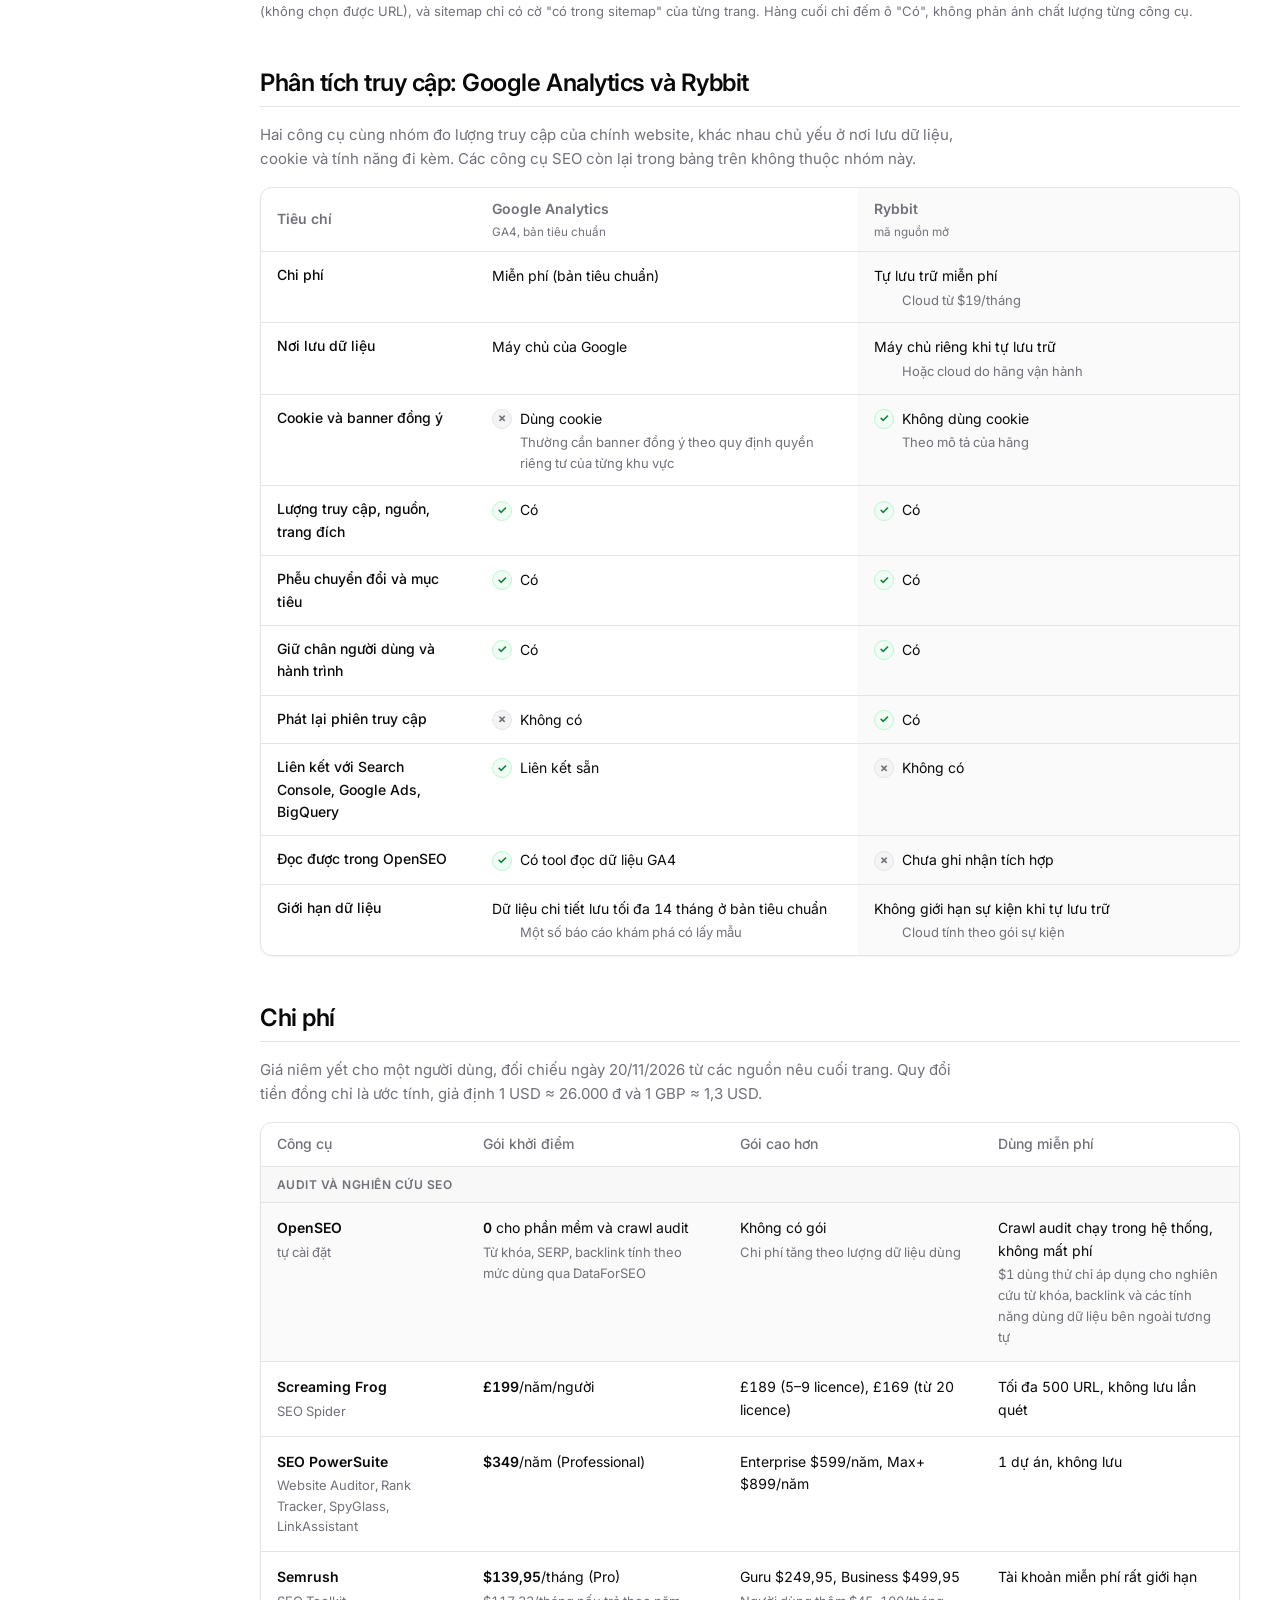
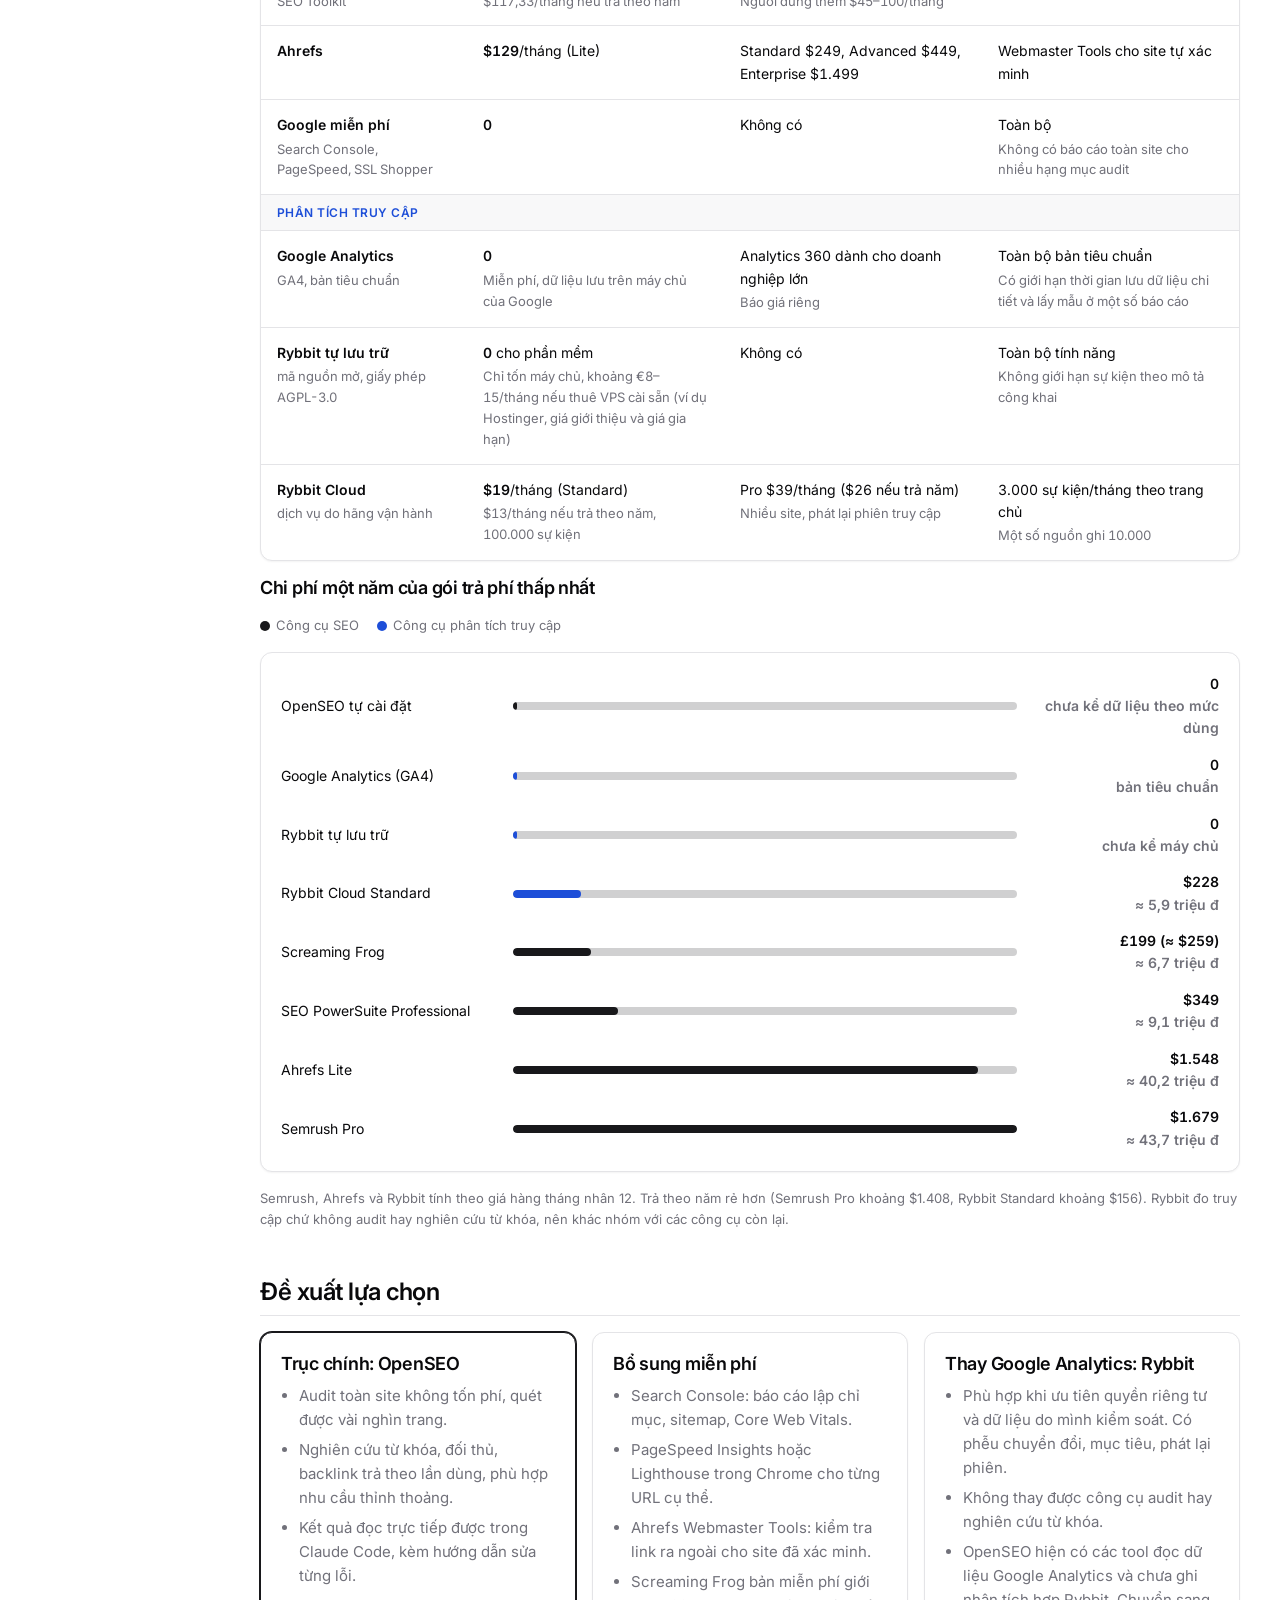
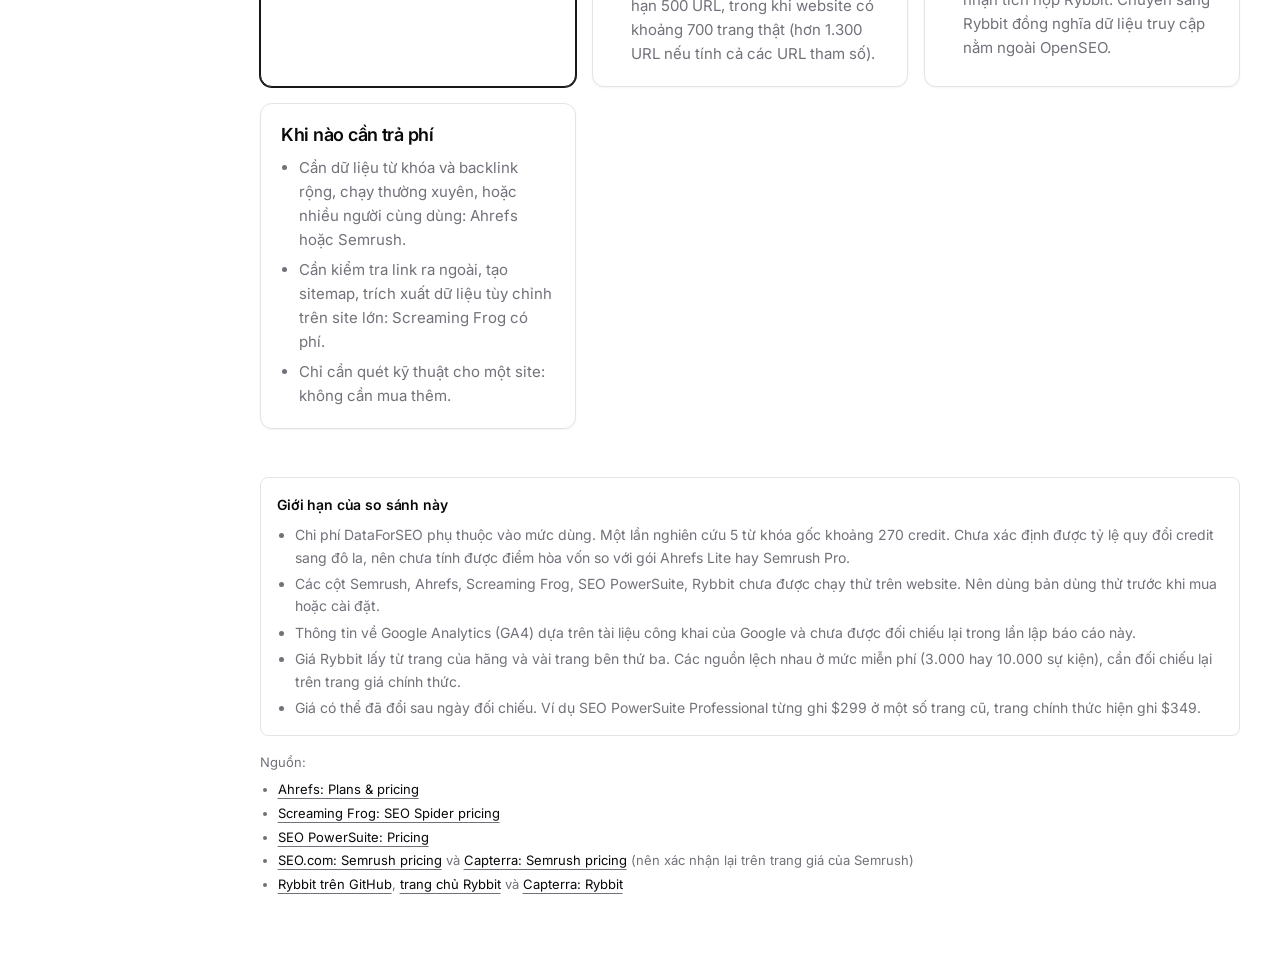
<file: seo-tools-compare.html>
<!doctype html>
<html lang="vi">
  <head>
    <meta charset="utf-8" />
    <meta
      name="viewport"
      content="width=device-width,initial-scale=1,viewport-fit=cover"
    />
    <title>So sánh công cụ SEO</title>
    <meta name="claude:viewport-fit-sides" content="cover" />
    <link
      rel="stylesheet"
      href="https://fonts.googleapis.com/css2?family=Inter:wght@400;500;600;700;800&display=swap"
    />
    <link rel="stylesheet" href="css/shared.css" />
    <link rel="stylesheet" href="css/compare.css" />
    <link rel="stylesheet" href="css/sidenav.css" />
  </head>
  <body class="has-sidenav">
    <nav class="sidenav" aria-label="Điều hướng">
      <div class="sidenav-back"><a href="index.html">← Quay lại</a></div>
      <div class="sidenav-label">Nội dung</div>
      <ul>
        <li><a href="#kha-nang">Khả năng</a></li>
        <li><a href="#phan-tich">Phân tích truy cập</a></li>
        <li><a href="#chi-phi">Chi phí</a></li>
        <li><a href="#de-xuat">Đề xuất</a></li>
        <li><a href="#gioi-han">Giới hạn</a></li>
      </ul>
    </nav>
    <main class="page-main">
      <div class="wrap">
        <header>
          <div style="margin-bottom: 24px">
            <div class="eyebrow">
              Audit website, nghiên cứu SEO và phân tích truy cập
            </div>
          </div>
          <h1>So sánh công cụ SEO</h1>
          <p class="lede">
            Đối chiếu các công cụ trong tài liệu AUDIT WEBSITE cũ (Screaming
            Frog, SEO PowerSuite/Website Auditor, các công cụ Google miễn phí)
            với Semrush, Ahrefs, OpenSEO tự cài đặt và Rybbit, theo từng hạng
            mục của checklist và theo chi phí.
          </p>
        </header>

        <section id="kha-nang">
          <h2>Khả năng theo từng hạng mục</h2>
          <p class="sub">
            Các hạng mục lấy từ checklist trong tài liệu cũ, bổ sung nghiên cứu,
            theo dõi thứ hạng và phân tích truy cập. Cột OpenSEO dựa trên kết
            quả chạy thực tế (4 lần audit toàn site, nghiên cứu từ khóa, SERP,
            backlink). Các cột còn lại dựa trên tài liệu công khai của từng hãng
            và chưa được chạy thử.
          </p>
          <div class="legend" id="legend"></div>
          <div class="tablebox"><table class="cap" id="cap"></table></div>
          <p class="src" id="capnote"></p>
        </section>

        <section id="phan-tich">
          <h2>Phân tích truy cập: Google Analytics và Rybbit</h2>
          <p class="sub">
            Hai công cụ cùng nhóm đo lượng truy cập của chính website, khác nhau
            chủ yếu ở nơi lưu dữ liệu, cookie và tính năng đi kèm. Các công cụ
            SEO còn lại trong bảng trên không thuộc nhóm này.
          </p>
          <div class="tablebox"><table class="vs" id="vs"></table></div>
        </section>

        <section id="chi-phi">
          <h2>Chi phí</h2>
          <p class="sub">
            Giá niêm yết cho một người dùng, đối chiếu ngày 20/11/2026 từ các
            nguồn nêu cuối trang. Quy đổi tiền đồng chỉ là ước tính, giả định 1
            USD ≈ 26.000 đ và 1 GBP ≈ 1,3 USD.
          </p>
          <div class="tablebox">
            <table class="price">
              <thead>
                <tr>
                  <th>Công cụ</th>
                  <th>Gói khởi điểm</th>
                  <th>Gói cao hơn</th>
                  <th>Dùng miễn phí</th>
                </tr>
              </thead>
              <tbody>
                <tr class="group">
                  <th colspan="4" scope="colgroup">Audit và nghiên cứu SEO</th>
                </tr>
                <tr class="os">
                  <th scope="row">OpenSEO<small>tự cài đặt</small></th>
                  <td data-label="Gói khởi điểm">
                    <b>0</b> cho phần mềm và crawl audit<span
                      >Từ khóa, SERP, backlink tính theo mức dùng qua
                      DataForSEO</span
                    >
                  </td>
                  <td data-label="Gói cao hơn">
                    Không có gói<span
                      >Chi phí tăng theo lượng dữ liệu dùng</span
                    >
                  </td>
                  <td data-label="Dùng miễn phí">
                    Crawl audit chạy trong hệ thống, không mất phí<span
                      >$1 dùng thử chỉ áp dụng cho nghiên cứu từ khóa, backlink
                      và các tính năng dùng dữ liệu bên ngoài tương tự</span
                    >
                  </td>
                </tr>
                <tr>
                  <th scope="row">Screaming Frog<small>SEO Spider</small></th>
                  <td data-label="Gói khởi điểm"><b>£199</b>/năm/người</td>
                  <td data-label="Gói cao hơn">
                    £189 (5–9 licence), £169 (từ 20 licence)
                  </td>
                  <td data-label="Dùng miễn phí">
                    Tối đa 500 URL, không lưu lần quét
                  </td>
                </tr>
                <tr>
                  <th scope="row">
                    SEO PowerSuite<small
                      >Website Auditor, Rank Tracker, SpyGlass,
                      LinkAssistant</small
                    >
                  </th>
                  <td data-label="Gói khởi điểm">
                    <b>$349</b>/năm (Professional)
                  </td>
                  <td data-label="Gói cao hơn">
                    Enterprise $599/năm, Max+ $899/năm
                  </td>
                  <td data-label="Dùng miễn phí">1 dự án, không lưu</td>
                </tr>
                <tr>
                  <th scope="row">Semrush<small>SEO Toolkit</small></th>
                  <td data-label="Gói khởi điểm">
                    <b>$139,95</b>/tháng (Pro)<span
                      >$117,33/tháng nếu trả theo năm</span
                    >
                  </td>
                  <td data-label="Gói cao hơn">
                    Guru $249,95, Business $499,95<span
                      >Người dùng thêm $45–100/tháng</span
                    >
                  </td>
                  <td data-label="Dùng miễn phí">
                    Tài khoản miễn phí rất giới hạn
                  </td>
                </tr>
                <tr>
                  <th scope="row">Ahrefs</th>
                  <td data-label="Gói khởi điểm"><b>$129</b>/tháng (Lite)</td>
                  <td data-label="Gói cao hơn">
                    Standard $249, Advanced $449, Enterprise $1.499
                  </td>
                  <td data-label="Dùng miễn phí">
                    Webmaster Tools cho site tự xác minh
                  </td>
                </tr>
                <tr>
                  <th scope="row">
                    Google miễn phí<small
                      >Search Console, PageSpeed, SSL Shopper</small
                    >
                  </th>
                  <td data-label="Gói khởi điểm"><b>0</b></td>
                  <td data-label="Gói cao hơn">Không có</td>
                  <td data-label="Dùng miễn phí">
                    Toàn bộ<span
                      >Không có báo cáo toàn site cho nhiều hạng mục audit</span
                    >
                  </td>
                </tr>
                <tr class="group an">
                  <th colspan="4" scope="colgroup">Phân tích truy cập</th>
                </tr>
                <tr>
                  <th scope="row">
                    Google Analytics<small>GA4, bản tiêu chuẩn</small>
                  </th>
                  <td data-label="Gói khởi điểm">
                    <b>0</b
                    ><span>Miễn phí, dữ liệu lưu trên máy chủ của Google</span>
                  </td>
                  <td data-label="Gói cao hơn">
                    Analytics 360 dành cho doanh nghiệp lớn<span
                      >Báo giá riêng</span
                    >
                  </td>
                  <td data-label="Dùng miễn phí">
                    Toàn bộ bản tiêu chuẩn<span
                      >Có giới hạn thời gian lưu dữ liệu chi tiết và lấy mẫu ở
                      một số báo cáo</span
                    >
                  </td>
                </tr>
                <tr>
                  <th scope="row">
                    Rybbit tự lưu trữ<small
                      >mã nguồn mở, giấy phép AGPL-3.0</small
                    >
                  </th>
                  <td data-label="Gói khởi điểm">
                    <b>0</b> cho phần mềm<span
                      >Chỉ tốn máy chủ, khoảng €8–15/tháng nếu thuê VPS cài sẵn
                      (ví dụ Hostinger, giá giới thiệu và giá gia hạn)</span
                    >
                  </td>
                  <td data-label="Gói cao hơn">Không có</td>
                  <td data-label="Dùng miễn phí">
                    Toàn bộ tính năng<span
                      >Không giới hạn sự kiện theo mô tả công khai</span
                    >
                  </td>
                </tr>
                <tr>
                  <th scope="row">
                    Rybbit Cloud<small>dịch vụ do hãng vận hành</small>
                  </th>
                  <td data-label="Gói khởi điểm">
                    <b>$19</b>/tháng (Standard)<span
                      >$13/tháng nếu trả theo năm, 100.000 sự kiện</span
                    >
                  </td>
                  <td data-label="Gói cao hơn">
                    Pro $39/tháng ($26 nếu trả năm)<span
                      >Nhiều site, phát lại phiên truy cập</span
                    >
                  </td>
                  <td data-label="Dùng miễn phí">
                    3.000 sự kiện/tháng theo trang chủ<span
                      >Một số nguồn ghi 10.000</span
                    >
                  </td>
                </tr>
              </tbody>
            </table>
          </div>

          <h3>Chi phí một năm của gói trả phí thấp nhất</h3>
          <div class="legend-bars">
            <span><i></i>Công cụ SEO</span
            ><span><i class="an"></i>Công cụ phân tích truy cập</span>
          </div>
          <div
            class="bars"
            id="bars"
            aria-label="Chi phí một năm theo công cụ"
          ></div>
          <p class="src">
            Semrush, Ahrefs và Rybbit tính theo giá hàng tháng nhân 12. Trả theo
            năm rẻ hơn (Semrush Pro khoảng $1.408, Rybbit Standard khoảng $156).
            Rybbit đo truy cập chứ không audit hay nghiên cứu từ khóa, nên khác
            nhóm với các công cụ còn lại.
          </p>
        </section>

        <section id="de-xuat">
          <h2>Đề xuất lựa chọn</h2>
          <div class="pick">
            <div class="main">
              <h3>Trục chính: OpenSEO</h3>
              <ul>
                <li>
                  Audit toàn site không tốn phí, quét được vài nghìn trang.
                </li>
                <li>
                  Nghiên cứu từ khóa, đối thủ, backlink trả theo lần dùng, phù
                  hợp nhu cầu thỉnh thoảng.
                </li>
                <li>
                  Kết quả đọc trực tiếp được trong Claude Code, kèm hướng dẫn
                  sửa từng lỗi.
                </li>
              </ul>
            </div>
            <div>
              <h3>Bổ sung miễn phí</h3>
              <ul>
                <li>
                  Search Console: báo cáo lập chỉ mục, sitemap, Core Web Vitals.
                </li>
                <li>
                  PageSpeed Insights hoặc Lighthouse trong Chrome cho từng URL
                  cụ thể.
                </li>
                <li>
                  Ahrefs Webmaster Tools: kiểm tra link ra ngoài cho site đã xác
                  minh.
                </li>
                <li>
                  Screaming Frog bản miễn phí giới hạn 500 URL, trong khi
                  website có khoảng 700 trang thật (hơn 1.300 URL nếu tính cả
                  các URL tham số).
                </li>
              </ul>
            </div>
            <div>
              <h3>Thay Google Analytics: Rybbit</h3>
              <ul>
                <li>
                  Phù hợp khi ưu tiên quyền riêng tư và dữ liệu do mình kiểm
                  soát. Có phễu chuyển đổi, mục tiêu, phát lại phiên.
                </li>
                <li>Không thay được công cụ audit hay nghiên cứu từ khóa.</li>
                <li>
                  OpenSEO hiện có các tool đọc dữ liệu Google Analytics và chưa
                  ghi nhận tích hợp Rybbit. Chuyển sang Rybbit đồng nghĩa dữ
                  liệu truy cập nằm ngoài OpenSEO.
                </li>
              </ul>
            </div>
            <div>
              <h3>Khi nào cần trả phí</h3>
              <ul>
                <li>
                  Cần dữ liệu từ khóa và backlink rộng, chạy thường xuyên, hoặc
                  nhiều người cùng dùng: Ahrefs hoặc Semrush.
                </li>
                <li>
                  Cần kiểm tra link ra ngoài, tạo sitemap, trích xuất dữ liệu
                  tùy chỉnh trên site lớn: Screaming Frog có phí.
                </li>
                <li>Chỉ cần quét kỹ thuật cho một site: không cần mua thêm.</li>
              </ul>
            </div>
          </div>
        </section>

        <section id="gioi-han">
          <div class="caveats">
            <strong>Giới hạn của so sánh này</strong>
            <ul>
              <li>
                Chi phí DataForSEO phụ thuộc vào mức dùng. Một lần nghiên cứu 5
                từ khóa gốc khoảng 270 credit. Chưa xác định được tỷ lệ quy đổi
                credit sang đô la, nên chưa tính được điểm hòa vốn so với gói
                Ahrefs Lite hay Semrush Pro.
              </li>
              <li>
                Các cột Semrush, Ahrefs, Screaming Frog, SEO PowerSuite, Rybbit
                chưa được chạy thử trên website. Nên dùng bản dùng thử trước khi
                mua hoặc cài đặt.
              </li>
              <li>
                Thông tin về Google Analytics (GA4) dựa trên tài liệu công khai
                của Google và chưa được đối chiếu lại trong lần lập báo cáo này.
              </li>
              <li>
                Giá Rybbit lấy từ trang của hãng và vài trang bên thứ ba. Các
                nguồn lệch nhau ở mức miễn phí (3.000 hay 10.000 sự kiện), cần
                đối chiếu lại trên trang giá chính thức.
              </li>
              <li>
                Giá có thể đã đổi sau ngày đối chiếu. Ví dụ SEO PowerSuite
                Professional từng ghi $299 ở một số trang cũ, trang chính thức
                hiện ghi $349.
              </li>
            </ul>
          </div>
          <div class="src">
            Nguồn:
            <ul>
              <li>
                <a
                  href="https://ahrefs.com/plans-pricing"
                  target="_blank"
                  rel="noopener"
                  >Ahrefs: Plans &amp; pricing</a
                >
              </li>
              <li>
                <a
                  href="https://www.screamingfrog.co.uk/seo-spider/pricing/"
                  target="_blank"
                  rel="noopener"
                  >Screaming Frog: SEO Spider pricing</a
                >
              </li>
              <li>
                <a
                  href="https://www.link-assistant.com/pricing.html"
                  target="_blank"
                  rel="noopener"
                  >SEO PowerSuite: Pricing</a
                >
              </li>
              <li>
                <a
                  href="https://www.seo.com/blog/semrush-pricing/"
                  target="_blank"
                  rel="noopener"
                  >SEO.com: Semrush pricing</a
                >
                và
                <a
                  href="https://capterra.com/p/151962/SEMrush/pricing"
                  target="_blank"
                  rel="noopener"
                  >Capterra: Semrush pricing</a
                >
                (nên xác nhận lại trên trang giá của Semrush)
              </li>
              <li>
                <a
                  href="https://github.com/rybbit-io/rybbit"
                  target="_blank"
                  rel="noopener"
                  >Rybbit trên GitHub</a
                >,
                <a href="https://www.rybbit.io" target="_blank" rel="noopener"
                  >trang chủ Rybbit</a
                >
                và
                <a
                  href="https://www.capterra.com/p/10032921/Rybbit/"
                  target="_blank"
                  rel="noopener"
                  >Capterra: Rybbit</a
                >
              </li>
            </ul>
          </div>
        </section>
      </div>
    </main>

    <script src="js/compare.js"></script>
    <script src="js/nav.js"></script>
  </body>
</html>
</file>
<file: css/shared.css>
/* ============================================================
   shared.css — Design tokens, reset và typography dùng chung
   ============================================================ */
:root {
  --background: #ffffff;
  --foreground: #09090b;
  --card: #ffffff;
  --muted: #f4f4f5;
  --muted-foreground: #71717a;
  --border: #e4e4e7;
  --primary: #18181b;
  --primary-foreground: #fafafa;
  --accent: #f4f4f5;
  --ring: #a1a1aa;
  --success: #15803d;
  --success-bg: #f0fdf4;
  --success-bd: #bbf7d0;
  --warning: #b45309;
  --warning-bg: #fffbeb;
  --warning-bd: #fde68a;
  --danger: #b91c1c;
  --danger-bg: #fef2f2;
  --danger-bd: #fecaca;
  --info: #1d4ed8;
  --info-bg: #eff6ff;
  --info-bd: #bfdbfe;
  --shadow: 0 1px 2px 0 rgb(0 0 0 / 0.05);
  --radius: 0.5rem;
  --font:
    "Inter", ui-sans-serif, system-ui, -apple-system, "Segoe UI", Roboto,
    sans-serif;
  --mono: ui-monospace, SFMono-Regular, Menlo, Consolas, monospace;
}

@media (prefers-color-scheme: dark) {
  :root:not([data-theme="light"]) {
    --background: #09090b;
    --foreground: #fafafa;
    --card: #09090b;
    --muted: #27272a;
    --muted-foreground: #a1a1aa;
    --border: #27272a;
    --primary: #fafafa;
    --primary-foreground: #18181b;
    --accent: #27272a;
    --ring: #d4d4d8;
    --success: #4ade80;
    --success-bg: rgb(34 197 94 / 0.1);
    --success-bd: rgb(34 197 94 / 0.3);
    --warning: #fbbf24;
    --warning-bg: rgb(245 158 11 / 0.1);
    --warning-bd: rgb(245 158 11 / 0.3);
    --danger: #f87171;
    --danger-bg: rgb(239 68 68 / 0.1);
    --danger-bd: rgb(239 68 68 / 0.3);
    --info: #60a5fa;
    --info-bg: rgb(59 130 246 / 0.1);
    --info-bd: rgb(59 130 246 / 0.3);
    --shadow: none;
    color-scheme: dark;
  }
}

:root[data-theme="dark"] {
  --background: #09090b;
  --foreground: #fafafa;
  --card: #09090b;
  --muted: #27272a;
  --muted-foreground: #a1a1aa;
  --border: #27272a;
  --primary: #fafafa;
  --primary-foreground: #18181b;
  --accent: #27272a;
  --ring: #d4d4d8;
  --success: #4ade80;
  --success-bg: rgb(34 197 94 / 0.1);
  --success-bd: rgb(34 197 94 / 0.3);
  --warning: #fbbf24;
  --warning-bg: rgb(245 158 11 / 0.1);
  --warning-bd: rgb(245 158 11 / 0.3);
  --danger: #f87171;
  --danger-bg: rgb(239 68 68 / 0.1);
  --danger-bd: rgb(239 68 68 / 0.3);
  --info: #60a5fa;
  --info-bg: rgb(59 130 246 / 0.1);
  --info-bd: rgb(59 130 246 / 0.3);
  --shadow: none;
  color-scheme: dark;
}

* {
  box-sizing: border-box;
}

body {
  margin: 0;
  background: var(--background);
  color: var(--foreground);
  font-family: var(--font);
  font-size: 15px;
  line-height: 1.6;
  -webkit-font-smoothing: antialiased;
}

h1,
h2,
h3 {
  text-wrap: balance;
  line-height: 1.2;
  margin: 0;
}

h2 {
  font-size: 1.5rem;
  font-weight: 600;
  letter-spacing: -0.02em;
  padding-bottom: 8px;
  border-bottom: 1px solid var(--border);
}

h3 {
  font-size: 1.125rem;
  font-weight: 600;
  letter-spacing: -0.015em;
}

p {
  margin: 0;
}

a {
  color: var(--foreground);
  text-underline-offset: 4px;
  text-decoration-color: var(--muted-foreground);
}

a:hover {
  text-decoration-color: var(--foreground);
}

section {
  display: flex;
  flex-direction: column;
  gap: 16px;
  min-width: 0;
}

code {
  font-family: var(--mono);
  font-size: 0.8125em;
  font-weight: 600;
  background: var(--muted);
  padding: 2px 5px;
  border-radius: 4px;
  overflow-wrap: anywhere;
}

:focus-visible {
  outline: 2px solid var(--ring);
  outline-offset: 2px;
  border-radius: 4px;
}

/* --- Layout --- */
.wrap {
  max-width: 1400px;
  width: 100%;
  margin: 0 auto;
  display: flex;
  flex-direction: column;
  gap: 48px;
}

/* --- Eyebrow / badge / status tags --- */
.eyebrow {
  display: inline-flex;
  align-items: center;
  padding: 2px 10px;
  border: 1px solid var(--border);
  border-radius: var(--radius);
  font-size: 0.75rem;
  font-weight: 600;
  color: var(--foreground);
}

.lede {
  color: var(--muted-foreground);
  font-size: 1.0625rem;
  line-height: 1.7;
  max-width: 78ch;
  margin-top: 14px;
}

.sub {
  color: var(--muted-foreground);
  max-width: 80ch;
}

.meta {
  display: flex;
  flex-wrap: wrap;
  gap: 6px 20px;
  margin-top: 16px;
  font-size: 0.875rem;
  color: var(--muted-foreground);
}

.meta b {
  color: var(--foreground);
  font-weight: 500;
}

/* --- Status tags --- */
.st {
  display: inline-flex;
  align-items: center;
  padding: 1px 10px;
  border: 1px solid transparent;
  border-radius: var(--radius);
  font-size: 0.75rem;
  font-weight: 600;
  line-height: 1.5;
  white-space: nowrap;
}

.st.crit {
  color: var(--danger);
  background: var(--danger-bg);
  border-color: var(--danger-bd);
}

.st.warn {
  color: var(--warning);
  background: var(--warning-bg);
  border-color: var(--warning-bd);
}

.st.ok {
  color: var(--success);
  background: var(--success-bg);
  border-color: var(--success-bd);
}

.st.info {
  color: var(--info);
  background: var(--info-bg);
  border-color: var(--info-bd);
}

/* --- Tables --- */
.tablebox {
  border: 1px solid var(--border);
  border-radius: 12px;
  background: var(--card);
  box-shadow: var(--shadow);
  overflow-x: auto;
}

table {
  border-collapse: collapse;
  width: 100%;
  font-size: 0.875rem;
  font-variant-numeric: tabular-nums;
}

th,
td {
  padding: 12px 16px;
  text-align: left;
  vertical-align: top;
  border-bottom: 1px solid var(--border);
}

thead th {
  height: 44px;
  padding-block: 0;
  vertical-align: middle;
  font-weight: 500;
  color: var(--muted-foreground);
  white-space: nowrap;
}

tbody tr {
  transition: background-color 0.15s;
}

tbody tr:hover {
  background: color-mix(in srgb, var(--muted) 50%, transparent);
}

tbody tr:last-child td,
tbody tr:last-child th {
  border-bottom: 0;
}

td.n,
th.n {
  text-align: right;
  white-space: nowrap;
}

tbody th {
  font-weight: 500;
}

td small {
  display: block;
  color: var(--muted-foreground);
  font-size: 0.8125rem;
  margin-top: 2px;
}

/* --- Bars chart --- */
.bars {
  display: flex;
  flex-direction: column;
  gap: 14px;
  padding: 20px;
  border: 1px solid var(--border);
  border-radius: 12px;
  background: var(--card);
  box-shadow: var(--shadow);
}

.bar {
  display: grid;
  grid-template-columns: minmax(0, 230px) minmax(0, 1fr) 110px;
  gap: 12px;
  align-items: center;
  font-size: 0.875rem;
}

.bar .track {
  background: color-mix(in srgb, var(--primary) 20%, transparent);
  border-radius: 999px;
  height: 8px;
  overflow: hidden;
}

.bar .fill {
  height: 100%;
  background: var(--primary);
  border-radius: 999px;
  min-width: 4px;
}

.bar .val {
  text-align: right;
  font-weight: 600;
  font-variant-numeric: tabular-nums;
}

/* --- Source / note text --- */
.src {
  font-size: 0.8125rem;
  color: var(--muted-foreground);
}

.src ul {
  margin: 6px 0 0;
  padding-left: 1.1rem;
  display: flex;
  flex-direction: column;
  gap: 3px;
}

.src b {
  color: var(--foreground);
  font-weight: 500;
}

/* --- Back button / generic btn --- */
.btn {
  margin-top: auto;
  align-self: flex-start;
  display: inline-flex;
  align-items: center;
  display: inline-block;
  height: 36px;
  padding: 0 16px;
  border-radius: var(--radius);
  background: var(--primary);
  color: var(--primary-foreground);
  font-size: 0.875rem;
  font-weight: 500;
  margin-bottom: 24px;
  padding: 8px 16px;
  background: var(--accent);
  color: var(--foreground);
  border-radius: 6px;
  text-decoration: none;
}
</file>
<file: css/index.css>
/* ============================================================
   index.css — Styles riêng cho trang chủ (index.html)
   ============================================================ */

body {
  padding-block: 40px 72px;
  padding-left: max(16px, env(safe-area-inset-left, 0px));
  padding-right: max(16px, env(safe-area-inset-right, 0px));
}

h1 {
  font-size: clamp(2rem, 4.4vw, 2.75rem);
  font-weight: 800;
  letter-spacing: -0.025em;
}

/* --- Cards grid --- */
.cards {
  display: grid;
  grid-template-columns: repeat(auto-fit, minmax(min(100%, 340px), 1fr));
  gap: 16px;
}

.card {
  display: flex;
  flex-direction: column;
  gap: 12px;
  min-width: 0;
  padding: 24px;
  border: 1px solid var(--border);
  border-radius: 12px;
  background: var(--card);
  box-shadow: var(--shadow);
  color: inherit;
  text-decoration: none;
}

.card:hover {
  background: var(--accent);
}

.card:focus-visible {
  outline: 2px solid var(--ring);
  outline-offset: 2px;
}

.card h3 {
  border: 0;
  padding: 0;
}

.card p {
  color: var(--muted-foreground);
}

.card ul {
  margin: 0;
  padding-left: 18px;
  color: var(--muted-foreground);
  font-size: 0.875rem;
  display: flex;
  flex-direction: column;
  gap: 4px;
}

/* --- Badge --- */
.badge {
  align-self: flex-start;
  display: inline-flex;
  align-items: center;
  padding: 1px 10px;
  border: 1px solid var(--border);
  border-radius: var(--radius);
  font-size: 0.75rem;
  font-weight: 600;
  line-height: 1.5;
  background: var(--muted);
}

/* --- Card CTA button (overrides shared .btn) --- */
.btn {
  margin-top: auto;
  align-self: flex-start;
  display: inline-flex;
  align-items: center;
  height: 36px;
  padding: 0 16px;
  border-radius: var(--radius);
  background: var(--primary);
  color: var(--primary-foreground);
  font-size: 0.875rem;
  font-weight: 500;
  display: inline-block;
  padding: 8px 16px;
  border-radius: 6px;
  text-decoration: none;
}

/* --- Footer note --- */
.note {
  font-size: 0.875rem;
  color: var(--muted-foreground);
  max-width: 80ch;
}
</file>
<file: css/report.css>
/* ============================================================
   report.css — Styles riêng cho mocchat-seo-report.html
   ============================================================ */

h1 {
  font-size: clamp(2rem, 4.4vw, 2.75rem);
  font-weight: 800;
  letter-spacing: -0.025em;
}

/* --- Priority badges --- */
.pri {
  display: inline-flex;
  align-items: center;
  margin-right: 10px;
  padding: 1px 10px;
  border: 1px solid transparent;
  border-radius: var(--radius);
  font-size: 0.75rem;
  font-weight: 600;
  line-height: 1.5;
  vertical-align: 2px;
}

.pri.now {
  color: var(--danger);
  background: var(--danger-bg);
  border-color: var(--danger-bd);
}

.pri.month {
  color: var(--warning);
  background: var(--warning-bg);
  border-color: var(--warning-bd);
}

.pri.later {
  color: var(--info);
  background: var(--info-bg);
  border-color: var(--info-bd);
}

/* --- Task group & task card --- */
.grp {
  display: flex;
  flex-direction: column;
  gap: 12px;
}

.grp-h {
  display: flex;
  flex-wrap: wrap;
  align-items: baseline;
  gap: 4px 12px;
  padding-top: 8px;
}

.grp-h h3 {
  font-size: 1.125rem;
}

.grp-h span {
  color: var(--muted-foreground);
  font-size: 0.875rem;
}

.task {
  display: grid;
  grid-template-columns: 36px minmax(0, 1fr) minmax(0, 270px);
  gap: 8px 16px;
  border: 1px solid var(--border);
  border-radius: 12px;
  background: var(--card);
  box-shadow: var(--shadow);
  padding: 20px;
}

.task .no {
  width: 28px;
  height: 28px;
  border-radius: var(--radius);
  background: var(--muted);
  color: var(--foreground);
  font-weight: 600;
  font-size: 0.8125rem;
  display: flex;
  align-items: center;
  justify-content: center;
  font-variant-numeric: tabular-nums;
}

.task h4 {
  margin: 0 0 6px;
  font-size: 1rem;
  font-weight: 600;
  letter-spacing: -0.01em;
  line-height: 1.4;
  display: flex;
  flex-wrap: wrap;
  align-items: center;
  gap: 6px 10px;
}

.task .why {
  color: var(--muted-foreground);
}

.task dl {
  margin: 12px 0 0;
  display: grid;
  grid-template-columns: 82px minmax(0, 1fr);
  gap: 6px 12px;
  font-size: 0.875rem;
}

.task dt {
  color: var(--muted-foreground);
  font-weight: 500;
}

.task dd {
  margin: 0;
  min-width: 0;
}

.task .side {
  display: flex;
  flex-direction: column;
  gap: 10px;
  font-size: 0.8125rem;
  min-width: 0;
  border-left: 1px solid var(--border);
  padding-left: 16px;
}

.task .side b {
  display: block;
  font-size: 0.75rem;
  color: var(--muted-foreground);
  font-weight: 500;
  margin-bottom: 1px;
}

@media (max-width: 860px) {
  .task {
    grid-template-columns: 36px minmax(0, 1fr);
  }

  .task .side {
    grid-column: 1 / -1;
    border-left: 0;
    padding-left: 0;
    border-top: 1px solid var(--border);
    padding-top: 12px;
    flex-direction: row;
    flex-wrap: wrap;
    gap: 8px 24px;
  }
}

@media (max-width: 520px) {
  .task dl {
    grid-template-columns: 1fr;
    gap: 0;
  }

  .task dt {
    margin-top: 8px;
  }
}

/* --- Progress bars (override shared) --- */
.bar .fill.after {
  background: var(--success);
}

@media (max-width: 560px) {
  .bar {
    grid-template-columns: 1fr;
    gap: 6px;
  }

  .bar .val {
    text-align: left;
  }
}

/* --- Two-column layout --- */
.two {
  display: grid;
  grid-template-columns: repeat(auto-fit, minmax(340px, 1fr));
  gap: 24px;
}

.two > div {
  min-width: 0;
  display: flex;
  flex-direction: column;
  gap: 12px;
}

/* --- Alert note --- */
.note {
  border: 1px solid var(--border);
  background: var(--card);
  padding: 16px;
  border-radius: var(--radius);
  font-size: 0.875rem;
}

.note strong {
  font-weight: 600;
  letter-spacing: -0.01em;
}

.note ul {
  margin: 8px 0 0;
  padding-left: 1.1rem;
  display: flex;
  flex-direction: column;
  gap: 4px;
  color: var(--muted-foreground);
}

/* --- Tables: min-width override for this page --- */
table {
  min-width: 520px;
}
</file>
<file: css/sidenav.css>
/* ============================================================
   sidenav.css — Sticky sidebar nav, dùng chung cho báo cáo và so sánh
   ============================================================ */

html {
  scroll-behavior: smooth;
}

/* ---- Page grid layout ---- */
body.has-sidenav {
  display: grid;
  grid-template-columns: 220px minmax(0, 1fr);
  grid-template-rows: auto;
  min-height: 100vh;
  padding: 0 !important;
  margin: 0;
}

/* ---- Sidebar ---- */
.sidenav {
  position: sticky;
  top: 0;
  height: 100vh;
  overflow-y: auto;
  overscroll-behavior: contain;
  padding: 32px 0 32px 20px;
  border-right: 1px solid var(--border);
  background: var(--background);
  display: flex;
  flex-direction: column;
  scrollbar-width: thin;
  scrollbar-color: var(--border) transparent;
}

.sidenav-back {
  padding-bottom: 24px;
  padding-right: 16px;
}

.sidenav-back a {
  font-size: 0.8125rem;
  font-weight: 500;
  color: var(--muted-foreground);
  text-decoration: none;
  display: inline-flex;
  align-items: center;
  gap: 4px;
  transition: color 0.15s;
}

.sidenav-back a:hover {
  color: var(--foreground);
}

.sidenav-label {
  font-size: 0.6875rem;
  font-weight: 600;
  color: var(--muted-foreground);
  letter-spacing: 0.07em;
  text-transform: uppercase;
  padding: 0 16px 8px 0;
}

.sidenav ul {
  list-style: none;
  margin: 0;
  padding: 0;
  display: flex;
  flex-direction: column;
}

.sidenav ul li a {
  display: block;
  padding: 7px 16px 7px 12px;
  font-size: 0.875rem;
  font-weight: 500;
  color: var(--muted-foreground);
  text-decoration: none;
  border-left: 2px solid transparent;
  transition:
    color 0.15s,
    border-color 0.15s,
    background 0.15s;
  border-radius: 0 var(--radius) var(--radius) 0;
  line-height: 1.4;
}

.sidenav ul li a:hover {
  color: var(--foreground);
  background: var(--accent);
}

.sidenav ul li a.active {
  color: var(--foreground);
  font-weight: 600;
  border-left-color: var(--foreground);
  background: color-mix(in srgb, var(--accent) 70%, transparent);
}

/* ---- Main content area ---- */
.page-main {
  min-width: 0;
  padding: 40px max(40px, env(safe-area-inset-right, 0px)) 80px
    max(40px, env(safe-area-inset-left, 0px));
}

/* ---- Sections: scroll offset accounts for sticky top bar on mobile ---- */
section[id] {
  scroll-margin-top: 32px;
}

/* ---- Mobile: sidebar becomes sticky top bar ---- */
@media (max-width: 900px) {
  body.has-sidenav {
    display: block;
  }

  .sidenav {
    position: sticky;
    top: 0;
    height: auto;
    overflow-x: auto;
    overflow-y: hidden;
    flex-direction: row;
    align-items: stretch;
    padding: 0;
    border-right: none;
    border-bottom: 1px solid var(--border);
    white-space: nowrap;
    z-index: 100;
    scrollbar-width: none;
  }

  .sidenav::-webkit-scrollbar {
    display: none;
  }

  .sidenav-back {
    display: flex;
    align-items: center;
    padding: 0 4px 0 16px;
    border-right: 1px solid var(--border);
    flex-shrink: 0;
  }

  .sidenav-label {
    display: none;
  }

  .sidenav ul {
    flex-direction: row;
  }

  .sidenav ul li a {
    white-space: nowrap;
    padding: 14px 14px;
    border-left: none;
    border-bottom: 2px solid transparent;
    border-radius: 0;
    line-height: 1;
    display: flex;
    align-items: center;
  }

  .sidenav ul li a.active {
    border-left-color: transparent;
    border-bottom-color: var(--foreground);
    background: none;
  }

  section[id] {
    scroll-margin-top: 56px;
  }

  .page-main {
    padding: 32px max(16px, env(safe-area-inset-right, 0px)) 72px
      max(16px, env(safe-area-inset-left, 0px));
  }
}
</file>
<file: css/compare.css>
/* ============================================================
   compare.css — Styles riêng cho seo-tools-compare.html
   ============================================================ */

h1 {
  font-size: clamp(1.9rem, 4.2vw, 2.6rem);
  font-weight: 800;
  letter-spacing: -0.025em;
}

.lede {
  max-width: 72ch;
}

/* --- Bảng khả năng (capability table) --- */
table.cap {
  border-collapse: collapse;
  width: 100%;
  table-layout: fixed;
  min-width: 640px;
  font-size: 0.875rem;
}

.cap col.c0 {
  width: 27%;
}

.cap th,
.cap td {
  padding: 10px 6px;
  border-bottom: 1px solid var(--border);
  vertical-align: middle;
}

.cap tbody tr:last-child td,
.cap tbody tr:last-child th {
  border-bottom: 0;
}

.cap thead th {
  font-size: 0.8125rem;
  font-weight: 500;
  color: var(--muted-foreground);
  line-height: 1.3;
  text-align: center;
  vertical-align: bottom;
  padding-block: 12px;
}

.cap thead th small {
  display: block;
  font-weight: 400;
  color: var(--muted-foreground);
  font-size: 0.72rem;
  margin-top: 2px;
}

.cap thead th:first-child,
.cap tbody th {
  text-align: left;
  padding-left: 16px;
  font-weight: 500;
}

.cap td {
  text-align: center;
}

.cap tr.group th {
  background: color-mix(in srgb, var(--muted) 60%, transparent);
  color: var(--muted-foreground);
  font-size: 0.75rem;
  font-weight: 600;
  letter-spacing: 0.04em;
  text-transform: uppercase;
  padding-block: 8px;
}

.cap tbody tr:not(.group) {
  transition: background-color 0.15s;
}

.cap tbody tr:not(.group):hover {
  background: color-mix(in srgb, var(--muted) 50%, transparent);
}

.cap .os {
  background: color-mix(in srgb, var(--muted) 45%, transparent);
}

.cap thead th.os {
  color: var(--foreground);
  font-weight: 600;
}

.cap tr.score th,
.cap tr.score td {
  font-weight: 600;
  border-top: 1px solid var(--border);
  background: color-mix(in srgb, var(--muted) 40%, transparent);
}

/* --- Mark icons (✓ ◐ ✗ ?) --- */
.mk {
  display: inline-flex;
  align-items: center;
  justify-content: center;
  width: 24px;
  height: 24px;
  border-radius: 999px;
  border: 1px solid transparent;
  font-size: 0.8125rem;
  font-weight: 700;
  line-height: 1;
}

.mk.y {
  color: var(--success);
  background: var(--success-bg);
  border-color: var(--success-bd);
}

.mk.p {
  color: var(--warning);
  background: var(--warning-bg);
  border-color: var(--warning-bd);
}

.mk.n {
  color: var(--muted-foreground);
  background: var(--muted);
  border-color: var(--border);
}

.mk.u {
  color: var(--info);
  background: var(--info-bg);
  border-color: var(--info-bd);
}

/* --- Visually hidden (screen-reader only) --- */
.vh {
  position: absolute;
  width: 1px;
  height: 1px;
  overflow: hidden;
  clip-path: inset(50%);
  white-space: nowrap;
}

/* --- Legend for cap table --- */
.legend {
  display: flex;
  flex-wrap: wrap;
  gap: 8px 20px;
  font-size: 0.875rem;
  color: var(--muted-foreground);
  align-items: center;
}

.legend span {
  display: inline-flex;
  align-items: center;
  gap: 8px;
}

/* --- Bảng giá (price table) --- */
table.price {
  border-collapse: collapse;
  width: 100%;
  font-size: 0.875rem;
}

.price th,
.price td {
  padding: 14px 16px;
  text-align: left;
  vertical-align: top;
  border-bottom: 1px solid var(--border);
}

.price thead th {
  height: 44px;
  padding-block: 0;
  vertical-align: middle;
  font-weight: 500;
  color: var(--muted-foreground);
}

.price tbody tr:last-child td,
.price tbody tr:last-child th {
  border-bottom: 0;
}

.price th[scope="row"] {
  font-weight: 600;
  width: 21%;
}

.price th[scope="row"] small {
  display: block;
  font-weight: 400;
  color: var(--muted-foreground);
  font-size: 0.8125rem;
  margin-top: 2px;
}

.price td {
  width: 26.3%;
  font-variant-numeric: tabular-nums;
}

.price td b {
  font-weight: 600;
}

.price td span {
  display: block;
  color: var(--muted-foreground);
  font-size: 0.8125rem;
  margin-top: 2px;
}

.price tbody tr:not(.group) {
  transition: background-color 0.15s;
}

.price tbody tr:not(.group):hover {
  background: color-mix(in srgb, var(--muted) 50%, transparent);
}

.price tr.group th {
  background: color-mix(in srgb, var(--muted) 60%, transparent);
  color: var(--muted-foreground);
  font-size: 0.75rem;
  font-weight: 600;
  letter-spacing: 0.04em;
  text-transform: uppercase;
  padding-block: 8px;
  width: auto;
}

.price tr.group.an th {
  color: var(--info);
}

.price tr.os th,
.price tr.os td {
  background: color-mix(in srgb, var(--muted) 45%, transparent);
}

@media (max-width: 760px) {
  .price,
  .price tbody,
  .price tr,
  .price th,
  .price td {
    display: block;
    width: auto !important;
  }

  .price thead {
    display: none;
  }

  .price tr {
    border-bottom: 1px solid var(--border);
    padding: 10px 0;
  }

  .price tr.group {
    padding: 0;
  }

  .price tbody tr:last-child {
    border-bottom: 0;
  }

  .price th,
  .price td {
    border: 0;
    padding: 4px 16px;
  }

  .price td::before {
    content: attr(data-label);
    display: block;
    font-size: 0.75rem;
    font-weight: 500;
    color: var(--muted-foreground);
  }
}

/* --- Đối chiếu GA4 và Rybbit --- */
table.vs {
  border-collapse: collapse;
  width: 100%;
  font-size: 0.875rem;
}

.vs th,
.vs td {
  padding: 12px 16px;
  text-align: left;
  vertical-align: top;
  border-bottom: 1px solid var(--border);
}

.vs thead th {
  height: 52px;
  padding-block: 10px;
  vertical-align: middle;
  font-weight: 600;
}

.vs thead th small {
  display: block;
  font-weight: 400;
  color: var(--muted-foreground);
  margin-top: 2px;
}

.vs tbody tr:last-child th,
.vs tbody tr:last-child td {
  border-bottom: 0;
}

.vs tbody tr {
  transition: background-color 0.15s;
}

.vs tbody tr:hover {
  background: color-mix(in srgb, var(--muted) 50%, transparent);
}

.vs tbody th {
  font-weight: 500;
  width: 22%;
}

.vs td {
  width: 39%;
}

.vs td .mk {
  margin-right: 8px;
  vertical-align: middle;
  width: 20px;
  height: 20px;
  font-size: 0.72rem;
}

.vs td span.t {
  vertical-align: middle;
}

.vs td small {
  display: block;
  color: var(--muted-foreground);
  font-size: 0.8125rem;
  margin-top: 2px;
  padding-left: 28px;
}

.vs thead th:last-child,
.vs tbody td:last-child {
  background: color-mix(in srgb, var(--muted) 45%, transparent);
}

@media (max-width: 760px) {
  .vs,
  .vs tbody,
  .vs tr,
  .vs th,
  .vs td {
    display: block;
    width: auto !important;
  }

  .vs thead {
    display: none;
  }

  .vs tr {
    border-bottom: 1px solid var(--border);
    padding: 10px 0;
  }

  .vs tbody tr:last-child {
    border-bottom: 0;
  }

  .vs th,
  .vs td {
    border: 0;
    padding: 4px 16px;
  }

  .vs td::before {
    content: attr(data-label);
    display: block;
    font-size: 0.75rem;
    font-weight: 500;
    color: var(--muted-foreground);
  }
}

/* --- Bars: override for compare page --- */
.bar {
  grid-template-columns: minmax(0, 220px) minmax(0, 1fr) 190px;
}

.bar .fill.an {
  background: var(--info);
}

.bar .val {
  font-variant-numeric: tabular-nums;
  text-align: right;
  color: var(--muted-foreground);
}

.bar .val b {
  color: var(--foreground);
  font-weight: 600;
}

@media (max-width: 640px) {
  .bar {
    grid-template-columns: 1fr;
    gap: 6px;
  }

  .bar .val {
    text-align: left;
  }
}

/* --- Legend for bars --- */
.legend-bars {
  display: flex;
  flex-wrap: wrap;
  gap: 6px 18px;
  font-size: 0.8125rem;
  color: var(--muted-foreground);
}

.legend-bars i {
  display: inline-block;
  width: 10px;
  height: 10px;
  border-radius: 999px;
  margin-right: 6px;
  vertical-align: -1px;
  background: var(--primary);
}

.legend-bars i.an {
  background: var(--info);
}

/* --- Pick / recommendation cards --- */
.pick {
  display: grid;
  grid-template-columns: repeat(auto-fit, minmax(260px, 1fr));
  gap: 16px;
  align-items: stretch;
}

.pick > div {
  border: 1px solid var(--border);
  border-radius: 12px;
  padding: 20px;
  background: var(--card);
  box-shadow: var(--shadow);
  display: flex;
  flex-direction: column;
  gap: 10px;
  min-width: 0;
}

.pick > div.main {
  border-color: var(--primary);
  box-shadow: 0 0 0 1px var(--primary);
}

.pick ul {
  margin: 0;
  padding-left: 1.1rem;
  display: flex;
  flex-direction: column;
  gap: 6px;
  color: var(--muted-foreground);
  font-size: 0.9375rem;
}

/* --- Caveats alert --- */
.caveats {
  border: 1px solid var(--border);
  background: var(--card);
  padding: 16px;
  border-radius: var(--radius);
  font-size: 0.875rem;
}

.caveats strong {
  font-weight: 600;
  letter-spacing: -0.01em;
}

.caveats ul {
  margin: 8px 0 0;
  padding-left: 1.1rem;
  display: flex;
  flex-direction: column;
  gap: 4px;
  color: var(--muted-foreground);
}
</file>
